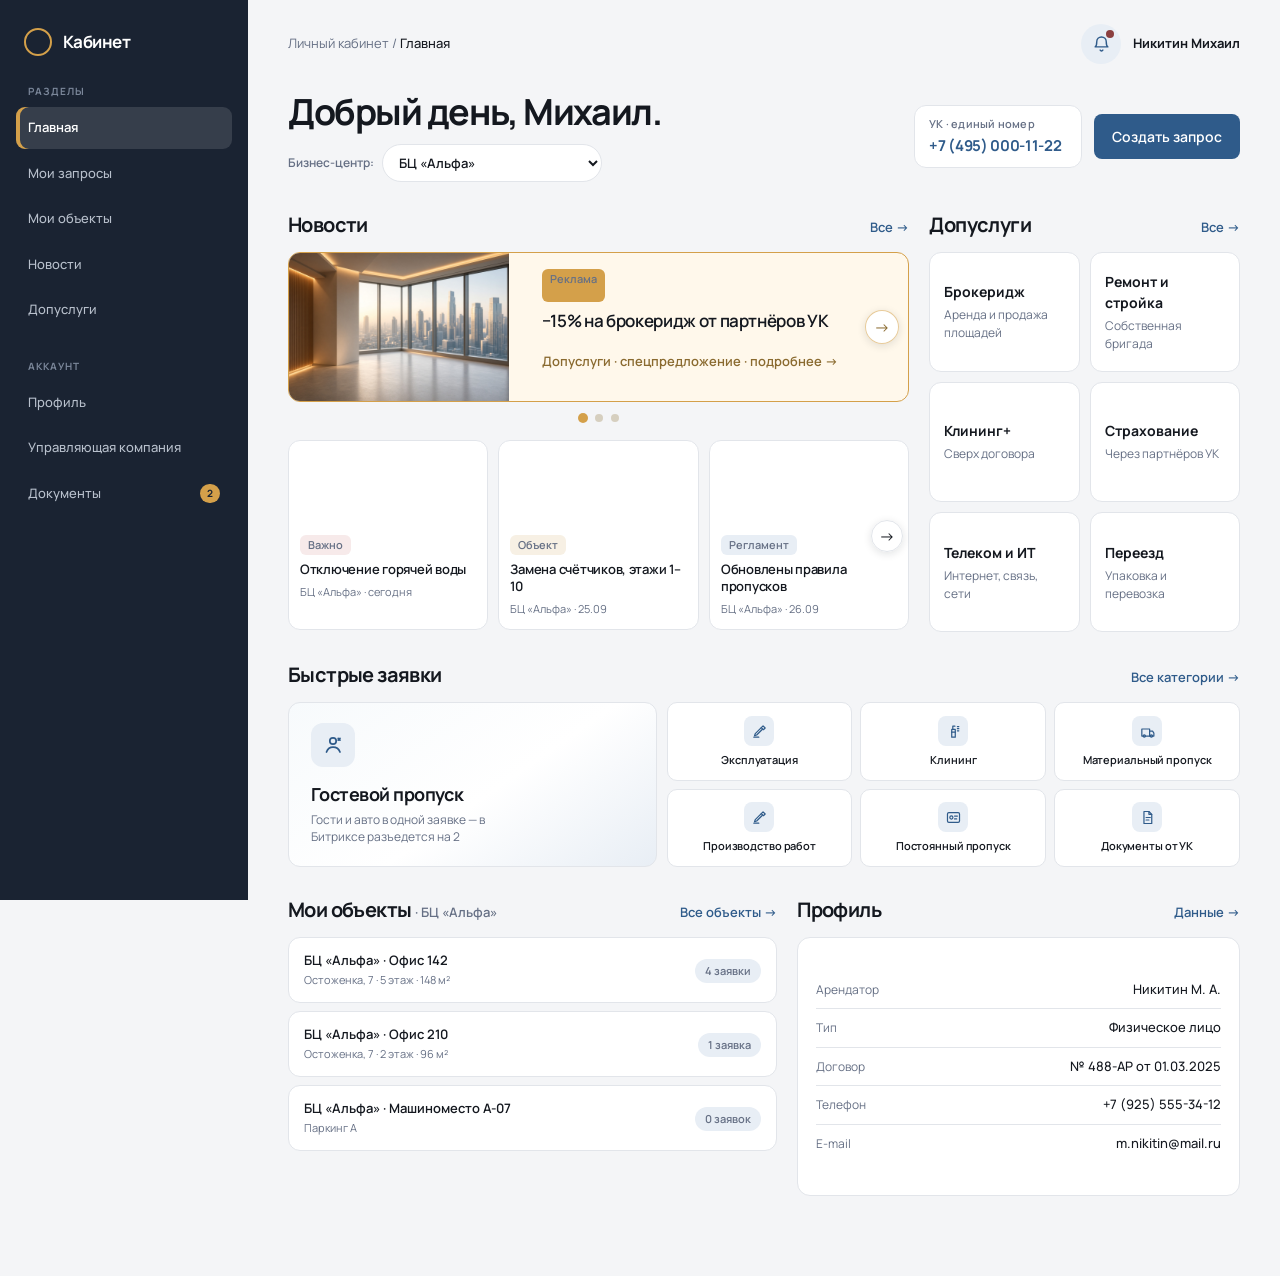
<file: index.html>
<!DOCTYPE html>
<html lang="ru">
<head>
  <meta charset="UTF-8" />
  <meta name="viewport" content="width=device-width, initial-scale=1" />
  <meta name="theme-color" content="#1A2332" />
  <title>Главная — Личный кабинет</title>
  <link rel="preconnect" href="https://fonts.googleapis.com" />
  <link rel="preconnect" href="https://fonts.gstatic.com" crossorigin />
  <link href="https://fonts.googleapis.com/css2?family=Manrope:wght@400;500;600;700&display=swap" rel="stylesheet" />
  <link rel="stylesheet" href="styles.css?v=meeting-doma-4" />
</head>
<body>
  <div class="shell">
    <aside>
      <div class="brand"><i class="brand-mark"></i>Кабинет</div>
      <div>
        <p class="nav-label">Разделы</p>
        <nav class="nav-scroll">
          <a class="nav-item active" href="index.html">Главная</a>
          <a class="nav-item" href="requests.html">Мои запросы</a>
          <a class="nav-item" href="objects.html">Мои объекты</a>
          <a class="nav-item" href="news.html">Новости</a>
          <a class="nav-item" href="services.html">Допуслуги</a>
        </nav>
      </div>
      <div>
        <p class="nav-label">Аккаунт</p>
        <nav class="nav-scroll">
          <a class="nav-item" href="company.html">Профиль</a>
          <a class="nav-item" href="uk.html">Управляющая компания</a>
          <a class="nav-item" href="documents.html">Документы <span class="nav-badge">2</span></a>
        </nav>
      </div>
    </aside>

    <main>
      <header class="top">
        <div class="crumb">Личный кабинет / <b>Главная</b></div>
        <div class="account">
          <button class="bell" type="button" data-notif aria-expanded="false" aria-label="Уведомления">
            <svg viewBox="0 0 24 24" fill="none" stroke="currentColor" stroke-width="1.8" stroke-linecap="round" stroke-linejoin="round" aria-hidden="true"><path d="M18 8.5a6 6 0 1 0-12 0c0 5.2-2 6.5-2 6.5h16s-2-1.3-2-6.5" /><path d="M13.8 19a2 2 0 0 1-3.6 0" /></svg>
          </button>
          <a class="account-name" href="company.html"><b>Никитин Михаил</b><small></small></a>

          <div class="notif-pop" hidden>
            <div class="notif-head">
              <strong>Уведомления</strong>
              <button type="button" data-mark-read>Прочитать все</button>
            </div>
            <div class="notif-chips">
              <button class="filter active" type="button">Все</button>
              <button class="filter" type="button">Документы</button>
              <button class="filter" type="button">Запросы</button>
            </div>
            <div class="notif-list">
              <a class="notif-item" href="documents.html">
                <span class="notif-ico"><svg viewBox="0 0 24 24" fill="none" stroke="currentColor" stroke-width="1.7" stroke-linecap="round" stroke-linejoin="round" aria-hidden="true"><path d="M6 3.5h8l4 4v13H6z" /><path d="M14 3.5v4h4" /><path d="M9 13h6M9 16.5h4" /></svg></span>
                <span>
                  <strong>Новый документ: счёт за сентябрь</strong>
                  <span>Документы · 10 минут назад</span>
                </span>
              </a>
              <a class="notif-item" href="requests.html">
                <span class="notif-ico"><svg viewBox="0 0 24 24" fill="none" stroke="currentColor" stroke-width="1.7" stroke-linecap="round" stroke-linejoin="round" aria-hidden="true"><path d="M20 12a7 7 0 0 1-7 7H8l-4 2 1.2-3.4A7 7 0 0 1 11 5h2a7 7 0 0 1 7 7Z" /></svg></span>
                <span>
                  <strong>Ресепшен ответил в заявке №108</strong>
                  <span>Запросы · сегодня, 09:40</span>
                </span>
              </a>
              <a class="notif-item" href="news.html">
                <span class="notif-ico"><svg viewBox="0 0 24 24" fill="none" stroke="currentColor" stroke-width="1.7" stroke-linecap="round" stroke-linejoin="round" aria-hidden="true"><path d="M4 10v4h3l6 4V6l-6 4H4Z" /><path d="M17 9.5a4 4 0 0 1 0 5" /></svg></span>
                <span>
                  <strong>Отключение горячей воды</strong>
                  <span>Новость по объекту · вчера</span>
                </span>
              </a>
            </div>
          </div>
        </div>
      </header>

      <section class="hero">
        <div>
          <h1>Добрый день, Михаил.</h1>
          <div class="bc-switch" data-bc-switch aria-label="Активный бизнес-центр">
            <span class="bc-switch-label">Бизнес-центр:</span>
            <select class="bc-select" data-bc-select>
              <option value="alpha">БЦ «Альфа»</option>
              <option value="omega">БЦ «Омега»</option>
              <option value="sigma">БЦ «Сигма»</option>
              <option value="delta">БЦ «Дельта»</option>
              <option value="vega">БЦ «Вега»</option>
              <option value="park">БЦ «Парк»</option>
            </select>
          </div>
        </div>
        <div class="hero-actions">
          <div class="phone-pop" data-phone-pop>
            <button class="hero-phone" type="button" data-phone-toggle aria-expanded="false" aria-haspopup="true">
              <small>УК · единый номер</small>
              <strong data-bc-phone-label>+7 (495) 000-11-22</strong>
            </button>
            <div class="phone-pop-menu" data-phone-menu hidden>
              <a class="phone-pop-item" data-phone-main href="tel:+74950001122">
                <span>Единый номер УК</span>
                <strong data-bc-phone-main-label>+7 (495) 000-11-22</strong>
              </a>
              <a class="phone-pop-item" data-phone-ext="manage" href="tel:+74950001122">
                <span>Управляющий · доб.</span>
                <strong data-phone-ext-label>+7 (495) 000-11-22</strong>
              </a>
              <a class="phone-pop-item" data-phone-ext="desk" href="tel:+74950001123">
                <span>Диспетчерская · 24/7</span>
                <strong data-phone-ext-label>+7 (495) 000-11-23</strong>
              </a>
              <a class="phone-pop-item" data-phone-ext="sec" href="tel:+74950001124">
                <span>СБ / ресепшен</span>
                <strong data-phone-ext-label>+7 (495) 000-11-24</strong>
              </a>
            </div>
          </div>
          <a class="btn btn-primary" href="create.html" data-bc-create>Создать запрос</a>
        </div>
      </section>

      <section class="section">
        <div class="home-split">
          <div class="home-news">
            <div class="section-head">
              <h2>Новости</h2>
              <a class="link" href="news.html">Все →</a>
            </div>
            <div class="ad-banner" data-ad-strip aria-label="Реклама партнёров">
              <div class="ad-banner-stage">
                <button class="ann-card ann-card--ad ad-banner-slide is-active" type="button" data-bc="alpha" data-ad-slide data-modal="ann-view"
                  data-title="−15% на брокеридж от партнёров УК"
                  data-meta="Реклама · допуслуги · БЦ «Альфа»"
                  data-text="Спецпредложение для арендаторов: подбор и расширение офиса через партнёров УК со скидкой 15% до конца месяца. Оформить — в разделе «Допуслуги»."
                  data-image="img/news/ad-broker.jpg">
                  <div class="ann-media ann-media--photo"><img src="img/news/ad-broker.jpg" alt="" /></div>
                  <div class="ann-body">
                    <span class="badge badge-ad">Реклама</span>
                    <strong>−15% на брокеридж от партнёров УК</strong>
                    <span>Допуслуги · спецпредложение · подробнее →</span>
                  </div>
                </button>
                <button class="ann-card ann-card--ad ad-banner-slide" type="button" data-bc="alpha" data-ad-slide data-modal="ann-view"
                  data-title="Скидка на клининг от партнёров"
                  data-meta="Реклама · допуслуги · БЦ «Альфа»"
                  data-text="Генеральная уборка и постмероприятийный клининг сверх договора — со скидкой для арендаторов БЦ. Заявка в «Допуслуги»."
                  data-image="img/news/ad-clean.jpg">
                  <div class="ann-media ann-media--photo"><img src="img/news/ad-clean.jpg" alt="" /></div>
                  <div class="ann-body">
                    <span class="badge badge-ad">Реклама</span>
                    <strong>Скидка на клининг от партнёров</strong>
                    <span>Допуслуги · акция октября · подробнее →</span>
                  </div>
                </button>
                <button class="ann-card ann-card--ad ad-banner-slide" type="button" data-bc="alpha" data-ad-slide data-modal="ann-view"
                  data-title="Страхование офиса — тариф для арендаторов"
                  data-meta="Реклама · допуслуги · БЦ «Альфа»"
                  data-text="Партнёры УК: страхование имущества и ответственности со специальным тарифом для арендаторов. Заявка в «Допуслуги»."
                  data-image="img/news/ad-insure.jpg">
                  <div class="ann-media ann-media--photo"><img src="img/news/ad-insure.jpg" alt="" /></div>
                  <div class="ann-body">
                    <span class="badge badge-ad">Реклама</span>
                    <strong>Страхование офиса — тариф для арендаторов</strong>
                    <span>Допуслуги · партнёры УК · подробнее →</span>
                  </div>
                </button>
                <button class="ann-card ann-card--ad ad-banner-slide" type="button" data-bc="omega" data-ad-slide data-modal="ann-view"
                  data-title="Страхование офиса — тариф для арендаторов"
                  data-meta="Реклама · допуслуги · БЦ «Омега»"
                  data-text="Партнёры УК: страхование имущества и ответственности со специальным тарифом для арендаторов. Заявка в «Допуслуги»."
                  data-image="img/news/ad-insure.jpg">
                  <div class="ann-media ann-media--photo"><img src="img/news/ad-insure.jpg" alt="" /></div>
                  <div class="ann-body">
                    <span class="badge badge-ad">Реклама</span>
                    <strong>Страхование офиса — тариф для арендаторов</strong>
                    <span>Допуслуги · партнёры УК · подробнее →</span>
                  </div>
                </button>
                <button class="ann-card ann-card--ad ad-banner-slide" type="button" data-bc="omega" data-ad-slide data-modal="ann-view"
                  data-title="Ремонт и отделка со скидкой 10%"
                  data-meta="Реклама · допуслуги · БЦ «Омега»"
                  data-text="Собственная бригада УК: отделка, монтаж, fit-out. Для арендаторов БЦ — скидка 10% на работы сверх договора."
                  data-image="img/news/ad-build.jpg">
                  <div class="ann-media ann-media--photo"><img src="img/news/ad-build.jpg" alt="" /></div>
                  <div class="ann-body">
                    <span class="badge badge-ad">Реклама</span>
                    <strong>Ремонт и отделка со скидкой 10%</strong>
                    <span>Допуслуги · спецпредложение · подробнее →</span>
                  </div>
                </button>
                <button class="ann-card ann-card--ad ad-banner-slide" type="button" data-bc="omega" data-ad-slide data-modal="ann-view"
                  data-title="Переезд и логистика под ключ"
                  data-meta="Реклама · допуслуги · БЦ «Омега»"
                  data-text="Партнёры УК: упаковка, перевозка и сборка мебели при переезде внутри БЦ или между объектами."
                  data-image="img/news/svc-moving.jpg">
                  <div class="ann-media ann-media--photo"><img src="img/news/svc-moving.jpg" alt="" /></div>
                  <div class="ann-body">
                    <span class="badge badge-ad">Реклама</span>
                    <strong>Переезд и логистика под ключ</strong>
                    <span>Допуслуги · партнёры УК · подробнее →</span>
                  </div>
                </button>
                <button class="ad-banner-prev" type="button" data-ad-prev aria-label="Предыдущая реклама" hidden>←</button>
                <button class="ad-banner-next" type="button" data-ad-next aria-label="Следующая реклама">→</button>
              </div>
              <div class="ad-banner-dots" data-ad-dots aria-label="Переключение рекламы"></div>
            </div>

            <div class="news-scroller-wrap">
              <div class="news-scroller" data-bc-news data-news-scroller tabindex="0" aria-label="Новости объекта">
                <button class="ann-card" type="button" data-bc="alpha" data-modal="ann-view"
                  data-title="Отключение горячей воды"
                  data-meta="БЦ «Альфа» · сегодня, 10:00–16:00 · тег: Важно"
                  data-text="С 10:00 до 16:00 проводятся работы на тепловом узле БЦ «Альфа»."
                  data-image="img/news/water.jpg">
                  <div class="ann-media ann-media--photo"><img src="img/news/water.jpg" alt="" /></div>
                  <div class="ann-body">
                    <span class="badge badge-alert">Важно</span>
                    <strong>Отключение горячей воды</strong>
                    <span>БЦ «Альфа» · сегодня</span>
                  </div>
                </button>
                <button class="ann-card" type="button" data-bc="alpha" data-modal="ann-view"
                  data-title="Замена счётчиков на этажах 1–10"
                  data-meta="БЦ «Альфа» · 25.09 · тег: Работы на объекте"
                  data-text="25 сентября подрядчик меняет приборы учёта на этажах 1–10."
                  data-image="img/news/meters.jpg">
                  <div class="ann-media ann-media--photo"><img src="img/news/meters.jpg" alt="" /></div>
                  <div class="ann-body">
                    <span class="badge badge-warn">Объект</span>
                    <strong>Замена счётчиков, этажи 1–10</strong>
                    <span>БЦ «Альфа» · 25.09</span>
                  </div>
                </button>
                <button class="ann-card" type="button" data-bc="alpha" data-modal="ann-view"
                  data-title="Обновлены правила пропусков"
                  data-meta="БЦ «Альфа» · 26.09 · тег: Регламенты"
                  data-text="Актуальная редакция — в разделе управляющей компании."
                  data-image="img/news/rules.jpg">
                  <div class="ann-media ann-media--photo"><img src="img/news/rules.jpg" alt="" /></div>
                  <div class="ann-body">
                    <span class="badge badge-info">Регламент</span>
                    <strong>Обновлены правила пропусков</strong>
                    <span>БЦ «Альфа» · 26.09</span>
                  </div>
                </button>
                <button class="ann-card" type="button" data-bc="alpha" data-modal="ann-view"
                  data-title="Плановая проверка пожарной сигнализации"
                  data-meta="БЦ «Альфа» · 29.09 · тег: Работы на объекте"
                  data-text="29 сентября с 11:00 до 13:00 — плановая проверка. Возможны короткие срабатывания оповещения."
                  data-image="img/news/fire.jpg">
                  <div class="ann-media ann-media--photo"><img src="img/news/fire.jpg" alt="" /></div>
                  <div class="ann-body">
                    <span class="badge badge-warn">Объект</span>
                    <strong>Проверка пожарной сигнализации</strong>
                    <span>БЦ «Альфа» · 29.09</span>
                  </div>
                </button>
                <button class="ann-card" type="button" data-bc="omega" hidden data-modal="ann-view"
                  data-title="Вымыт фасад северной стороны"
                  data-meta="БЦ «Омега» · 18.09 · тег: Работы на объекте"
                  data-text="Работы завершены, парковка у северного входа снова открыта."
                  data-image="img/news/facade.jpg">
                  <div class="ann-media ann-media--photo"><img src="img/news/facade.jpg" alt="" /></div>
                  <div class="ann-body">
                    <span class="badge badge-info">Объект</span>
                    <strong>Вымыт фасад северной стороны</strong>
                    <span>БЦ «Омега» · 18.09</span>
                  </div>
                </button>
                <button class="ann-card" type="button" data-bc="omega" hidden data-modal="ann-view"
                  data-title="Правила парковки обновлены"
                  data-meta="БЦ «Омега» · 12.09 · тег: Регламенты"
                  data-text="Актуальная редакция правил парковки — в разделе управляющей компании."
                  data-image="img/news/rules.jpg">
                  <div class="ann-media ann-media--photo"><img src="img/news/rules.jpg" alt="" /></div>
                  <div class="ann-body">
                    <span class="badge badge-info">Регламент</span>
                    <strong>Правила парковки обновлены</strong>
                    <span>БЦ «Омега» · 12.09</span>
                  </div>
                </button>
                <button class="ann-card" type="button" data-bc="omega" hidden data-modal="ann-view"
                  data-title="Ночной график уборки МОП"
                  data-meta="БЦ «Омега» · 22.09 · тег: Инфраструктура"
                  data-text="С 1 октября ночная уборка мест общего пользования — с 22:00 до 05:00."
                  data-image="img/news/clean.jpg">
                  <div class="ann-media ann-media--photo"><img src="img/news/clean.jpg" alt="" /></div>
                  <div class="ann-body">
                    <span class="badge badge-info">Инфраструктура</span>
                    <strong>Ночной график уборки МОП</strong>
                    <span>БЦ «Омега» · 22.09</span>
                  </div>
                </button>
                <button class="ann-card" type="button" data-bc="omega" hidden data-modal="ann-view"
                  data-title="Плановая проверка пожарной сигнализации"
                  data-meta="БЦ «Омега» · 29.09 · тег: Работы на объекте"
                  data-text="29 сентября с 11:00 до 13:00 — плановая проверка на объекте."
                  data-image="img/news/fire.jpg">
                  <div class="ann-media ann-media--photo"><img src="img/news/fire.jpg" alt="" /></div>
                  <div class="ann-body">
                    <span class="badge badge-warn">Объект</span>
                    <strong>Проверка пожарной сигнализации</strong>
                    <span>БЦ «Омега» · 29.09</span>
                  </div>
                </button>
              </div>
              <button class="news-scroller-prev" type="button" data-news-prev aria-label="Листать новости влево" hidden>←</button>
              <button class="news-scroller-next" type="button" data-news-next aria-label="Листать новости вправо">→</button>
            </div>
          </div>

          <div class="home-services">
            <div class="section-head">
              <h2>Допуслуги</h2>
              <a class="link" href="services.html">Все →</a>
            </div>
            <div class="svc-tiles">
              <button class="svc-tile" type="button" data-modal="svc-view"
                data-title="Брокеридж"
                data-meta="Допуслуга · партнёры УК"
                data-text="Подбор, аренда и продажа площадей: расширение или сокращение офиса, поиск новых площадей, сопровождение сделки."
                data-toast="Заявка на брокеридж отправлена. Менеджер свяжется в ближайшее время.">
                <strong>Брокеридж</strong>
                <span>Аренда и продажа площадей</span>
              </button>
              <button class="svc-tile" type="button" data-modal="svc-view"
                data-title="Ремонт и стройка"
                data-meta="Допуслуга · собственная бригада УК"
                data-text="Отделка, монтаж, fit-out и сопровождение ремонтов на объекте с согласованием регламентов БЦ и СБ."
                data-toast="Заявка на строительные работы отправлена">
                <strong>Ремонт и стройка</strong>
                <span>Собственная бригада</span>
              </button>
              <button class="svc-tile" type="button" data-modal="svc-view"
                data-title="Клининг+"
                data-meta="Допуслуга · сверх договора"
                data-text="Генеральная уборка, постмероприятийный клининг, мойка остекления и химчистка мебели сверх планового обслуживания."
                data-toast="Заявка на клининг отправлена">
                <strong>Клининг+</strong>
                <span>Сверх договора</span>
              </button>
              <button class="svc-tile" type="button" data-modal="svc-view"
                data-title="Страхование"
                data-meta="Допуслуга · партнёры УК"
                data-text="Страхование имущества и ответственности в помещении, корпоративные программы через партнёров УК."
                data-toast="Заявка на страхование отправлена. Партнёр свяжется для расчёта.">
                <strong>Страхование</strong>
                <span>Через партнёров УК</span>
              </button>
              <button class="svc-tile" type="button" data-modal="svc-view"
                data-title="Телеком и ИТ"
                data-meta="Допуслуга · провайдеры БЦ"
                data-text="Интернет, телефония, СКС и Wi-Fi в помещении; доступ подрядчика в серверные и кабельные трассы."
                data-toast="Заявка на телеком отправлена">
                <strong>Телеком и ИТ</strong>
                <span>Интернет, связь, сети</span>
              </button>
              <button class="svc-tile" type="button" data-modal="svc-view"
                data-title="Переезд и логистика"
                data-meta="Допуслуга · партнёры УК"
                data-text="Упаковка, перевозка, сборка мебели; бронирование лифта и зоны погрузки; пропуска на технику и грузчиков."
                data-toast="Заявка на переезд отправлена">
                <strong>Переезд</strong>
                <span>Упаковка и перевозка</span>
              </button>
            </div>
          </div>
        </div>
      </section>

      <section class="section">
        <div class="section-head">
          <h2>Быстрые заявки</h2>
          <a class="link" href="create.html">Все категории →</a>
        </div>
        <div class="hot-layout" data-bc-hot>
          <a class="hot-feature" href="create.html?type=guest" data-bc-create-link>
            <span class="hot-ico" aria-hidden="true">
              <svg viewBox="0 0 24 24" fill="none" stroke="currentColor" stroke-width="1.7" stroke-linecap="round" stroke-linejoin="round"><circle cx="12" cy="8" r="3.2"/><path d="M5.5 19c1.2-3.2 3.4-4.8 6.5-4.8S17.8 15.8 19 19"/><path d="M17.2 7.2 19 5.4M19 7.2l-1.8-1.8"/></svg>
            </span>
            <span class="hot-feature-text">
              <strong>Гостевой пропуск</strong>
              <span>Гости и авто в одной заявке — в Битриксе разъедется на 2</span>
            </span>
          </a>
          <div class="hot-grid">
            <a class="hot-tile" href="create.html?type=ops" data-bc-create-link>
              <span class="hot-ico" aria-hidden="true">
                <svg viewBox="0 0 24 24" fill="none" stroke="currentColor" stroke-width="1.7" stroke-linecap="round" stroke-linejoin="round"><path d="M14.5 6.5 17 4l3 3-2.5 2.5"/><path d="M16.5 8.5 8 17l-3 1 1-3 8.5-8.5Z"/><path d="M4 20h7"/></svg>
              </span>
              <strong>Эксплуатация</strong>
            </a>
            <a class="hot-tile" href="create.html?type=clean" data-bc-create-link>
              <span class="hot-ico" aria-hidden="true">
                <svg viewBox="0 0 24 24" fill="none" stroke="currentColor" stroke-width="1.7" stroke-linecap="round" stroke-linejoin="round"><path d="M9.5 9h5v11h-5z"/><path d="M11 9V4.5h3"/><path d="M17.5 5h2M17.5 8h2M17.5 11h2"/><path d="M9.5 13h5"/></svg>
              </span>
              <strong>Клининг</strong>
            </a>
            <a class="hot-tile" href="create.html?type=cargo" data-bc-create-link>
              <span class="hot-ico" aria-hidden="true">
                <svg viewBox="0 0 24 24" fill="none" stroke="currentColor" stroke-width="1.7" stroke-linecap="round" stroke-linejoin="round"><path d="M4 8.5h11v10H4z"/><path d="M15 11.5h4.2L21 14.2V18.5H15"/><circle cx="7.5" cy="18.5" r="1.6"/><circle cx="17.5" cy="18.5" r="1.6"/></svg>
              </span>
              <strong>Материальный пропуск</strong>
            </a>
            <a class="hot-tile" href="create.html?type=works" data-bc-create-link>
              <span class="hot-ico" aria-hidden="true">
                <svg viewBox="0 0 24 24" fill="none" stroke="currentColor" stroke-width="1.7" stroke-linecap="round" stroke-linejoin="round"><path d="M4 20h7"/><path d="M14.5 6.5 17 4l3 3-2.5 2.5"/><path d="M16.5 8.5 8 17l-3 1 1-3 8.5-8.5Z"/></svg>
              </span>
              <strong>Производство работ</strong>
            </a>
            <a class="hot-tile" href="create.html?type=access" data-bc-create-link>
              <span class="hot-ico" aria-hidden="true">
                <svg viewBox="0 0 24 24" fill="none" stroke="currentColor" stroke-width="1.7" stroke-linecap="round" stroke-linejoin="round"><rect x="3.5" y="5" width="17" height="14" rx="2"/><circle cx="9" cy="12" r="2.2"/><path d="M13.5 10h4M13.5 14h3"/></svg>
              </span>
              <strong>Постоянный пропуск</strong>
            </a>
            <a class="hot-tile" href="create.html?type=docs" data-bc-create-link>
              <span class="hot-ico" aria-hidden="true">
                <svg viewBox="0 0 24 24" fill="none" stroke="currentColor" stroke-width="1.7" stroke-linecap="round" stroke-linejoin="round"><path d="M7 3.5h7l4 4v13H7z"/><path d="M14 3.5v4h4"/><path d="M10 12h6M10 15.5h4"/></svg>
              </span>
              <strong>Документы от УК</strong>
            </a>
          </div>
        </div>
      </section>

      <section class="section">
        <div class="home-grid">
          <div>
            <div class="section-head">
              <h2>Мои объекты <span class="obj-bc-label" data-bc-objects-label></span></h2>
              <a class="link" href="objects.html">Все объекты →</a>
            </div>
            <div class="obj-list" data-bc-objects>
              <a class="obj-row" href="object.html?id=142" data-bc="alpha">
                <div>
                  <strong>БЦ «Альфа» · Офис 142</strong>
                  <span>Остоженка, 7 · 5 этаж · 148 м²</span>
                </div>
                <span class="obj-count">4 заявки</span>
              </a>
              <a class="obj-row" href="object.html?id=210" data-bc="alpha">
                <div>
                  <strong>БЦ «Альфа» · Офис 210</strong>
                  <span>Остоженка, 7 · 2 этаж · 96 м²</span>
                </div>
                <span class="obj-count">1 заявка</span>
              </a>
              <a class="obj-row" href="object.html?id=a07" data-bc="alpha">
                <div>
                  <strong>БЦ «Альфа» · Машиноместо A-07</strong>
                  <span>Паркинг A</span>
                </div>
                <span class="obj-count">0 заявок</span>
              </a>
              <a class="obj-row" href="object.html?id=102" data-bc="omega" hidden>
                <div>
                  <strong>БЦ «Омега» · Офис 102</strong>
                  <span>Московское шоссе, 4 · 1 этаж · 86 м²</span>
                </div>
                <span class="obj-count">1 заявка</span>
              </a>
              <a class="obj-row" href="object.html?id=b14" data-bc="omega" hidden>
                <div>
                  <strong>БЦ «Омега» · Машиноместо B-14</strong>
                  <span>Паркинг B</span>
                </div>
                <span class="obj-count">0 заявок</span>
              </a>
              <a class="obj-row" href="object.html?id=b15" data-bc="omega" hidden>
                <div>
                  <strong>БЦ «Омега» · Машиноместо B-15</strong>
                  <span>Паркинг B</span>
                </div>
                <span class="obj-count">0 заявок</span>
              </a>
            </div>
          </div>

          <div>
            <div class="section-head">
              <h2>Профиль</h2>
              <a class="link" href="company.html">Данные →</a>
            </div>
            <div class="panel">
              <dl class="mini-kv">
                <div><dt>Арендатор</dt><dd>Никитин М. А.</dd></div>
                <div><dt>Тип</dt><dd>Физическое лицо</dd></div>
                <div><dt>Договор</dt><dd>№ 488-АР от 01.03.2025</dd></div>
                <div><dt>Телефон</dt><dd>+7 (925) 555-34-12</dd></div>
                <div><dt>E-mail</dt><dd>m.nikitin@mail.ru</dd></div>
              </dl>
            </div>
          </div>
        </div>
      </section>

    </main>
  </div>

  <div class="modal" id="ann-view" hidden>
    <div class="modal-card">
      <button class="back-link" type="button" data-close>← Назад</button>
      <img class="ann-modal-photo" data-fill-image alt="" hidden />
      <h3 data-fill-title>Новость</h3>
      <div class="meta" data-fill-meta></div>
      <p data-fill-text></p>
      <div class="modal-actions">
        <button class="btn btn-ghost btn-sm" type="button" data-close>Закрыть</button>
      </div>
    </div>
  </div>

  <div class="modal" id="svc-view" hidden>
    <div class="modal-card modal-card--svc">
      <button class="back-link" type="button" data-close>← Назад</button>
      <h3 data-fill-title>Допуслуга</h3>
      <div class="meta" data-fill-meta></div>
      <p class="svc-modal-lead" data-fill-text></p>

      <form class="svc-request-form" data-svc-form>
        <p class="svc-form-hint">Заявка уйдёт менеджеру. Данные юрлица подтягиваются из профиля; укажите, кто запрашивает услугу и куда перезвонить.</p>

        <div class="svc-org-card" data-svc-org>
          <div class="svc-org-title">Данные юрлица</div>
          <dl class="mini-kv">
            <div><dt>Организация</dt><dd data-svc-org-name>ООО «Северные системы»</dd></div>
            <div><dt>ИНН / КПП</dt><dd data-svc-org-inn>7701234567 / 770101001</dd></div>
            <div><dt>Договор</dt><dd data-svc-org-contract>№ 488-АР от 01.03.2025</dd></div>
          </dl>
        </div>

        <div class="field-label">Кто запрашивает</div>
        <label class="field">
          <select data-svc-contact></select>
        </label>
        <div class="field-label">Телефон для связи</div>
        <label class="field">
          <input type="tel" data-svc-phone placeholder="+7 ___ ___-__-__" required />
        </label>
        <div class="field-label">E-mail для связи</div>
        <label class="field">
          <input type="email" data-svc-email placeholder="name@company.ru" required />
        </label>
        <div class="field-label">Комментарий <span class="field-label-opt">(необязательно)</span></div>
        <label class="field">
          <textarea rows="3" data-svc-comment placeholder="Кратко опишите задачу или удобное время для звонка"></textarea>
        </label>
        <div class="modal-actions">
          <button class="btn btn-primary btn-sm" type="submit">Оставить заявку</button>
          <button class="btn btn-ghost btn-sm" type="button" data-close>Закрыть</button>
        </div>
      </form>
    </div>
  </div>

  <script src="data.js"></script>
  <script src="shared.js"></script>
</body>
</html>
</file>
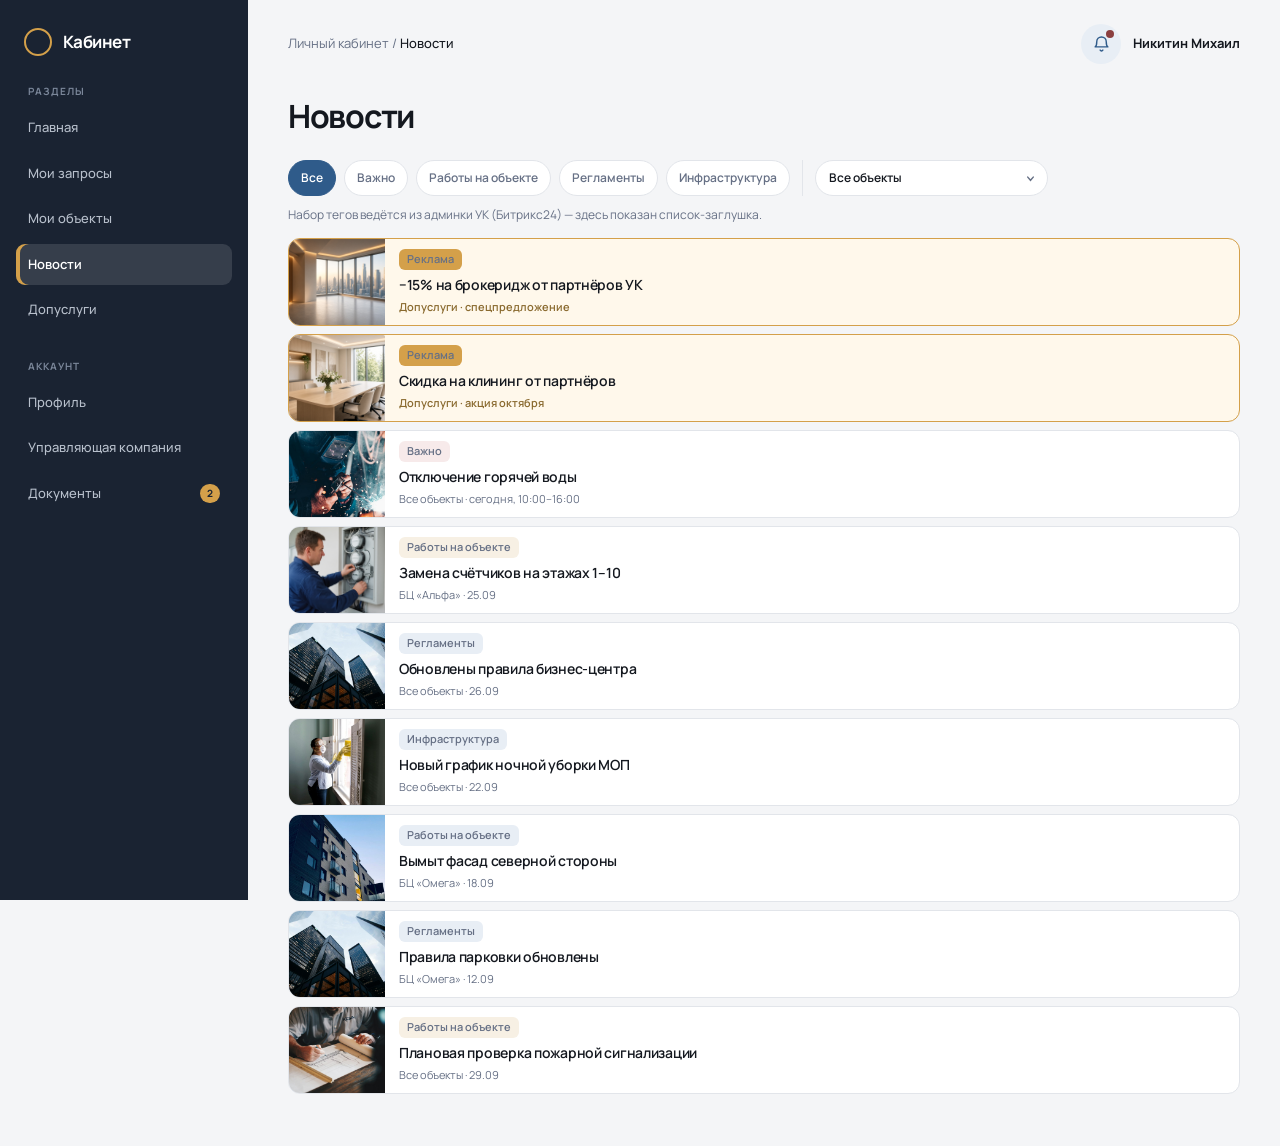
<file: announcements.html>
<!DOCTYPE html>
<html lang="ru">
<head>
  <meta charset="UTF-8" />
  <meta http-equiv="refresh" content="0; url=news.html" />
  <title>Перенаправление…</title>
  <script>location.replace("news.html");</script>
</head>
<body>
  <p><a href="news.html">Перейти к новостям</a></p>
</body>
</html>
</file>
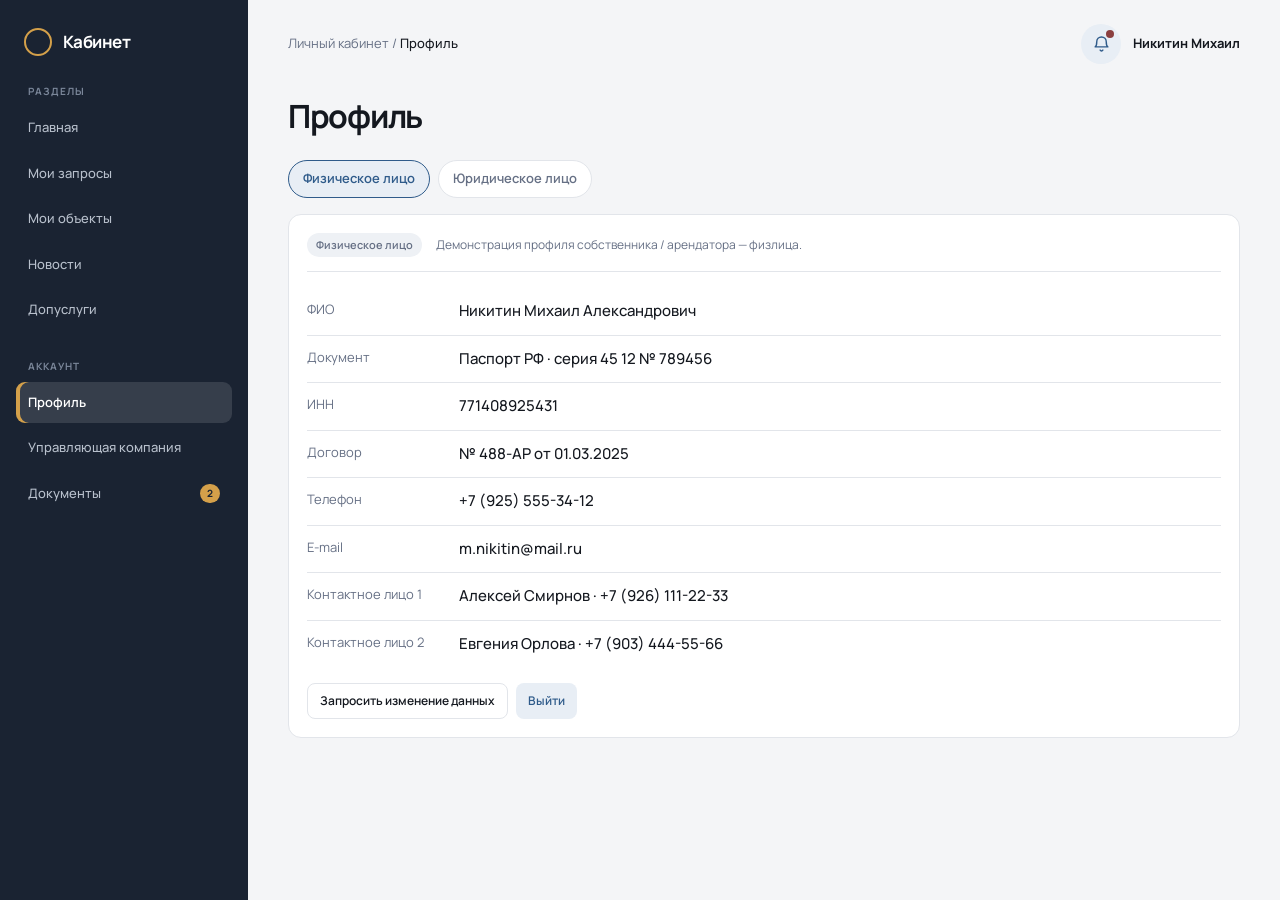
<file: company.html>
<!DOCTYPE html>
<html lang="ru">
<head>
  <meta charset="UTF-8" />
  <meta name="viewport" content="width=device-width, initial-scale=1" />
  <title>Профиль — Личный кабинет</title>
  <link rel="preconnect" href="https://fonts.googleapis.com" />
  <link rel="preconnect" href="https://fonts.gstatic.com" crossorigin />
  <link href="https://fonts.googleapis.com/css2?family=Manrope:wght@400;500;600;700&display=swap" rel="stylesheet" />
  <link rel="stylesheet" href="styles.css?v=meeting-doma-4" />
</head>
<body>
  <div class="shell">
    <aside>
      <div class="brand"><i class="brand-mark"></i>Кабинет</div>
      <div>
        <p class="nav-label">Разделы</p>
        <nav class="nav-scroll">
          <a class="nav-item" href="index.html">Главная</a>
          <a class="nav-item" href="requests.html">Мои запросы</a>
          <a class="nav-item" href="objects.html">Мои объекты</a>
          <a class="nav-item" href="news.html">Новости</a>
          <a class="nav-item" href="services.html">Допуслуги</a>
        </nav>
      </div>
      <div>
        <p class="nav-label">Аккаунт</p>
        <nav class="nav-scroll">
          <a class="nav-item active" href="company.html">Профиль</a>
          <a class="nav-item" href="uk.html">Управляющая компания</a>
          <a class="nav-item" href="documents.html">Документы <span class="nav-badge">2</span></a>
        </nav>
      </div>
    </aside>

    <main>
      <header class="top">
        <div class="crumb">Личный кабинет / <b>Профиль</b></div>
        <div class="account">
          <button class="bell" type="button" data-notif aria-expanded="false" aria-label="Уведомления">
            <svg viewBox="0 0 24 24" fill="none" stroke="currentColor" stroke-width="1.8" stroke-linecap="round" stroke-linejoin="round" aria-hidden="true"><path d="M18 8.5a6 6 0 1 0-12 0c0 5.2-2 6.5-2 6.5h16s-2-1.3-2-6.5" /><path d="M13.8 19a2 2 0 0 1-3.6 0" /></svg>
          </button>
          <a class="account-name" href="company.html"><b>Никитин Михаил</b><small></small></a>

          <div class="notif-pop" hidden>
            <div class="notif-head">
              <strong>Уведомления</strong>
              <button type="button" data-mark-read>Прочитать все</button>
            </div>
            <div class="notif-chips">
              <button class="filter active" type="button">Все</button>
              <button class="filter" type="button">Документы</button>
              <button class="filter" type="button">Запросы</button>
            </div>
            <div class="notif-list">
              <a class="notif-item" href="documents.html">
                <span class="notif-ico"><svg viewBox="0 0 24 24" fill="none" stroke="currentColor" stroke-width="1.7" stroke-linecap="round" stroke-linejoin="round" aria-hidden="true"><path d="M6 3.5h8l4 4v13H6z" /><path d="M14 3.5v4h4" /><path d="M9 13h6M9 16.5h4" /></svg></span>
                <span>
                  <strong>Новый документ: счёт за сентябрь</strong>
                  <span>Документы · 10 минут назад</span>
                </span>
              </a>
              <a class="notif-item" href="requests.html">
                <span class="notif-ico"><svg viewBox="0 0 24 24" fill="none" stroke="currentColor" stroke-width="1.7" stroke-linecap="round" stroke-linejoin="round" aria-hidden="true"><path d="M20 12a7 7 0 0 1-7 7H8l-4 2 1.2-3.4A7 7 0 0 1 11 5h2a7 7 0 0 1 7 7Z" /></svg></span>
                <span>
                  <strong>Ресепшен ответил в заявке №108</strong>
                  <span>Запросы · сегодня, 09:40</span>
                </span>
              </a>
              <a class="notif-item" href="news.html">
                <span class="notif-ico"><svg viewBox="0 0 24 24" fill="none" stroke="currentColor" stroke-width="1.7" stroke-linecap="round" stroke-linejoin="round" aria-hidden="true"><path d="M4 10v4h3l6 4V6l-6 4H4Z" /><path d="M17 9.5a4 4 0 0 1 0 5" /></svg></span>
                <span>
                  <strong>Отключение горячей воды</strong>
                  <span>Новость по объекту · вчера</span>
                </span>
              </a>
            </div>
          </div>
        </div>
      </header>

      <div class="page-title">
        <h1>Профиль</h1>
      </div>

      <div class="profile-tabs" data-profile-tabs>
        <button class="profile-tab active" type="button" data-profile-tab="person">Физическое лицо</button>
        <button class="profile-tab" type="button" data-profile-tab="org">Юридическое лицо</button>
      </div>

      <section class="panel" data-profile-panel="person">
        <div class="profile-type">
          <span class="status status-grey">Физическое лицо</span>
          <span class="hint" style="margin:0">Демонстрация профиля собственника / арендатора — физлица.</span>
        </div>
        <dl class="kv">
          <div class="kv-row"><dt>ФИО</dt><dd>Никитин Михаил Александрович</dd></div>
          <div class="kv-row"><dt>Документ</dt><dd>Паспорт РФ · серия 45 12 № 789456</dd></div>
          <div class="kv-row"><dt>ИНН</dt><dd>771408925431</dd></div>
          <div class="kv-row"><dt>Договор</dt><dd>№ 488-АР от 01.03.2025</dd></div>
          <div class="kv-row"><dt>Телефон</dt><dd>+7 (925) 555-34-12</dd></div>
          <div class="kv-row"><dt>E-mail</dt><dd>m.nikitin@mail.ru</dd></div>
          <div class="kv-row"><dt>Контактное лицо 1</dt><dd>Алексей Смирнов · +7 (926) 111-22-33</dd></div>
          <div class="kv-row"><dt>Контактное лицо 2</dt><dd>Евгения Орлова · +7 (903) 444-55-66</dd></div>
        </dl>
        <div class="modal-actions">
          <button class="btn btn-ghost btn-sm" type="button" data-modal="change-view">Запросить изменение данных</button>
          <button class="btn btn-soft btn-sm" type="button" data-toast="Выход из кабинета">Выйти</button>
        </div>
      </section>

      <section class="panel" data-profile-panel="org" hidden>
        <div class="profile-type">
          <span class="status status-grey">Юридическое лицо</span>
          <span class="hint" style="margin:0">Карточка организации: реквизиты + контактные лица, которые могут оставлять заявки.</span>
        </div>
        <dl class="kv">
          <div class="kv-row"><dt>Организация</dt><dd>ООО «Северные системы»</dd></div>
          <div class="kv-row"><dt>ИНН / КПП</dt><dd>7701234567 / 770101001</dd></div>
          <div class="kv-row"><dt>ОГРН</dt><dd>1157746123456</dd></div>
          <div class="kv-row"><dt>Юр. адрес</dt><dd>119017, г. Москва, ул. Остоженка, д. 7</dd></div>
          <div class="kv-row"><dt>Договор</dt><dd>№ 488-АР от 01.03.2025</dd></div>
          <div class="kv-row"><dt>Генеральный директор</dt><dd>Петров Иван Сергеевич</dd></div>
          <div class="kv-row"><dt>E-mail организации</dt><dd>office@sever-sys.ru</dd></div>
          <div class="kv-row"><dt>Контактное лицо 1</dt><dd>Никитин Михаил · +7 (925) 555-34-12</dd></div>
          <div class="kv-row"><dt>Контактное лицо 2</dt><dd>Алексей Смирнов · +7 (926) 111-22-33</dd></div>
          <div class="kv-row"><dt>Контактное лицо 3</dt><dd>Евгения Орлова · +7 (903) 444-55-66</dd></div>
        </dl>
        <div class="modal-actions">
          <button class="btn btn-ghost btn-sm" type="button" data-modal="change-view">Запросить изменение данных</button>
          <button class="btn btn-soft btn-sm" type="button" data-toast="Выход из кабинета">Выйти</button>
        </div>
      </section>
    </main>
  </div>

  <div class="modal" id="change-view" hidden>
    <div class="modal-card">
      <button class="back-link" type="button" data-close>← Назад в профиль</button>
      <h3>Запрос изменения данных</h3>
      <div class="meta">Изменения проверяет управляющая компания.</div>
      <div class="form" style="padding:0;border:none;max-width:none">
        <div class="field-label">Что изменить</div>
        <label class="field">
          <select>
            <option>Телефон</option>
            <option>E-mail</option>
            <option>Контактное лицо</option>
            <option>Паспортные данные</option>
            <option>Реквизиты организации</option>
          </select>
        </label>
        <div class="field-label">Новое значение</div>
        <label class="field">
          <input type="text" placeholder="Например: +7 925 000-00-00" />
        </label>
        <div class="field-label">Подтверждающий документ</div>
        <div class="file-box">Прикрепить PDF / фото
          <br /><input type="file" style="margin-top:8px" />
        </div>
      </div>
      <div class="modal-actions">
        <button class="btn btn-primary btn-sm" type="button" data-toast="Заявка на изменение отправлена в УК">Отправить в УК</button>
        <button class="btn btn-ghost btn-sm" type="button" data-close>Отмена</button>
      </div>
    </div>
  </div>

  <script src="shared.js"></script>
</body>
</html>
</file>
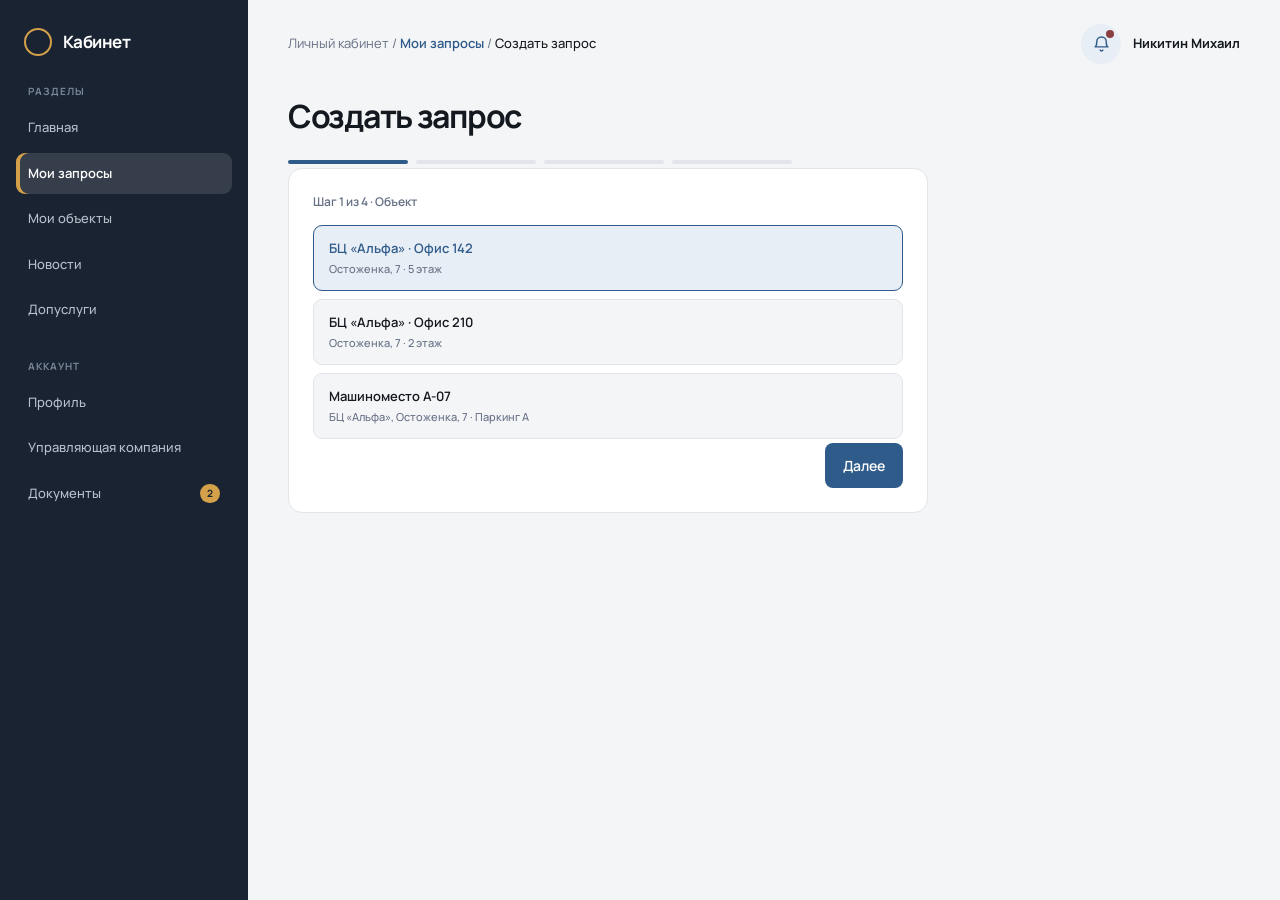
<file: create.html>
<!DOCTYPE html>
<html lang="ru">
<head>
  <meta charset="UTF-8" />
  <meta name="viewport" content="width=device-width, initial-scale=1" />
  <title>Создать запрос — Личный кабинет</title>
  <link rel="preconnect" href="https://fonts.googleapis.com" />
  <link rel="preconnect" href="https://fonts.gstatic.com" crossorigin />
  <link href="https://fonts.googleapis.com/css2?family=Manrope:wght@400;500;600;700&display=swap" rel="stylesheet" />
  <link rel="stylesheet" href="styles.css" />
</head>
<body>
  <div class="shell">
    <aside>
      <div class="brand"><i class="brand-mark"></i>Кабинет</div>
      <div>
        <p class="nav-label">Разделы</p>
        <nav class="nav-scroll">
          <a class="nav-item" href="index.html">Главная</a>
          <a class="nav-item active" href="requests.html">Мои запросы</a>
          <a class="nav-item" href="objects.html">Мои объекты</a>
          <a class="nav-item" href="news.html">Новости</a>
          <a class="nav-item" href="services.html">Допуслуги</a>
        </nav>
      </div>
      <div>
        <p class="nav-label">Аккаунт</p>
        <nav class="nav-scroll">
          <a class="nav-item" href="company.html">Профиль</a>
          <a class="nav-item" href="uk.html">Управляющая компания</a>
          <a class="nav-item" href="documents.html">Документы <span class="nav-badge">2</span></a>
        </nav>
      </div>
    </aside>

    <main>
      <header class="top">
        <div class="crumb">Личный кабинет / <a class="link" href="requests.html">Мои запросы</a> / <b>Создать запрос</b></div>
        <div class="account">
          <button class="bell" type="button" data-notif aria-expanded="false" aria-label="Уведомления">
            <svg viewBox="0 0 24 24" fill="none" stroke="currentColor" stroke-width="1.8" stroke-linecap="round" stroke-linejoin="round" aria-hidden="true"><path d="M18 8.5a6 6 0 1 0-12 0c0 5.2-2 6.5-2 6.5h16s-2-1.3-2-6.5" /><path d="M13.8 19a2 2 0 0 1-3.6 0" /></svg>
          </button>
          <a class="account-name" href="company.html"><b>Никитин Михаил</b><small></small></a>

          <div class="notif-pop" hidden>
            <div class="notif-head">
              <strong>Уведомления</strong>
              <button type="button" data-mark-read>Прочитать все</button>
            </div>
            <div class="notif-chips">
              <button class="filter active" type="button">Все</button>
              <button class="filter" type="button">Документы</button>
              <button class="filter" type="button">Запросы</button>
            </div>
            <div class="notif-list">
              <a class="notif-item" href="documents.html">
                <span class="notif-ico"><svg viewBox="0 0 24 24" fill="none" stroke="currentColor" stroke-width="1.7" stroke-linecap="round" stroke-linejoin="round" aria-hidden="true"><path d="M6 3.5h8l4 4v13H6z" /><path d="M14 3.5v4h4" /><path d="M9 13h6M9 16.5h4" /></svg></span>
                <span>
                  <strong>Новый документ: счёт за сентябрь</strong>
                  <span>Документы · 10 минут назад</span>
                </span>
              </a>
              <a class="notif-item" href="requests.html">
                <span class="notif-ico"><svg viewBox="0 0 24 24" fill="none" stroke="currentColor" stroke-width="1.7" stroke-linecap="round" stroke-linejoin="round" aria-hidden="true"><path d="M20 12a7 7 0 0 1-7 7H8l-4 2 1.2-3.4A7 7 0 0 1 11 5h2a7 7 0 0 1 7 7Z" /></svg></span>
                <span>
                  <strong>Ресепшен ответил в заявке №108</strong>
                  <span>Запросы · сегодня, 09:40</span>
                </span>
              </a>
              <a class="notif-item" href="news.html">
                <span class="notif-ico"><svg viewBox="0 0 24 24" fill="none" stroke="currentColor" stroke-width="1.7" stroke-linecap="round" stroke-linejoin="round" aria-hidden="true"><path d="M4 10v4h3l6 4V6l-6 4H4Z" /><path d="M17 9.5a4 4 0 0 1 0 5" /></svg></span>
                <span>
                  <strong>Отключение горячей воды</strong>
                  <span>Новость по объекту · вчера</span>
                </span>
              </a>
            </div>
          </div>
        </div>
      </header>

      <div class="page-title">
        <h1>Создать запрос</h1>
      </div>

      <div class="steps">
        <div class="step-dot on"></div>
        <div class="step-dot"></div>
        <div class="step-dot"></div>
        <div class="step-dot"></div>
      </div>

      <form class="form" id="quiz">
        <p class="hint" data-preset-hint hidden></p>

        <section class="quiz-step">
          <p class="step-label">Шаг 1 из 4 · Объект</p>
          <div class="pick-grid" data-picks="object"></div>
          <div class="quiz-nav">
            <span></span>
            <button class="btn btn-primary" type="button" data-next>Далее</button>
          </div>
        </section>

        <section class="quiz-step" hidden>
          <p class="step-label">Шаг 2 из 4 · Категория</p>
          <div class="pick-grid" data-picks="category"></div>
          <div class="quiz-nav">
            <button class="btn btn-ghost" type="button" data-prev>← Назад</button>
            <button class="btn btn-primary" type="button" data-next>Далее</button>
          </div>
        </section>

        <section class="quiz-step" hidden>
          <p class="step-label">Шаг 3 из 4 · Вид заявки</p>
          <div class="pick-grid" data-picks="service"></div>
          <div class="quiz-nav">
            <button class="btn btn-ghost" type="button" data-prev>← Назад</button>
            <button class="btn btn-primary" type="button" data-next>Далее</button>
          </div>
        </section>

        <section class="quiz-step" hidden>
          <p class="step-label">Шаг 4 из 4 · Детали заявки</p>

          <div class="select-like" data-summary></div>
          <p class="hint" data-service-hint hidden></p>

          <div data-subcats hidden>
            <div class="field-label">Подкатегория</div>
            <div class="subtype-row" data-picks="option"></div>
          </div>

          <div data-fields></div>

          <div class="rules">
            <label>
              <input type="checkbox" id="rules-check" />
              <span>Ознакомлен с <a class="inline-link" href="uk.html" target="_blank" rel="noopener" onclick="event.stopPropagation()">правилами и регламентами бизнес-центра</a></span>
            </label>
            <label>
              <input type="checkbox" id="paid-check" />
              <span>Ознакомлен: работы вне зоны УК — <b>за доп. оплату</b>. Перечень — в <a class="inline-link" href="uk.html" target="_blank" rel="noopener" onclick="event.stopPropagation()">разделе УК</a>.</span>
            </label>
            <p data-rules-text></p>
          </div>

          <div class="quiz-nav">
            <button class="btn btn-ghost" type="button" data-prev>← Назад</button>
            <button class="btn btn-primary" type="submit">Отправить запрос</button>
          </div>
        </section>
      </form>
    </main>
  </div>

  <script src="data.js"></script>
  <script src="shared.js"></script>
</body>
</html>
</file>
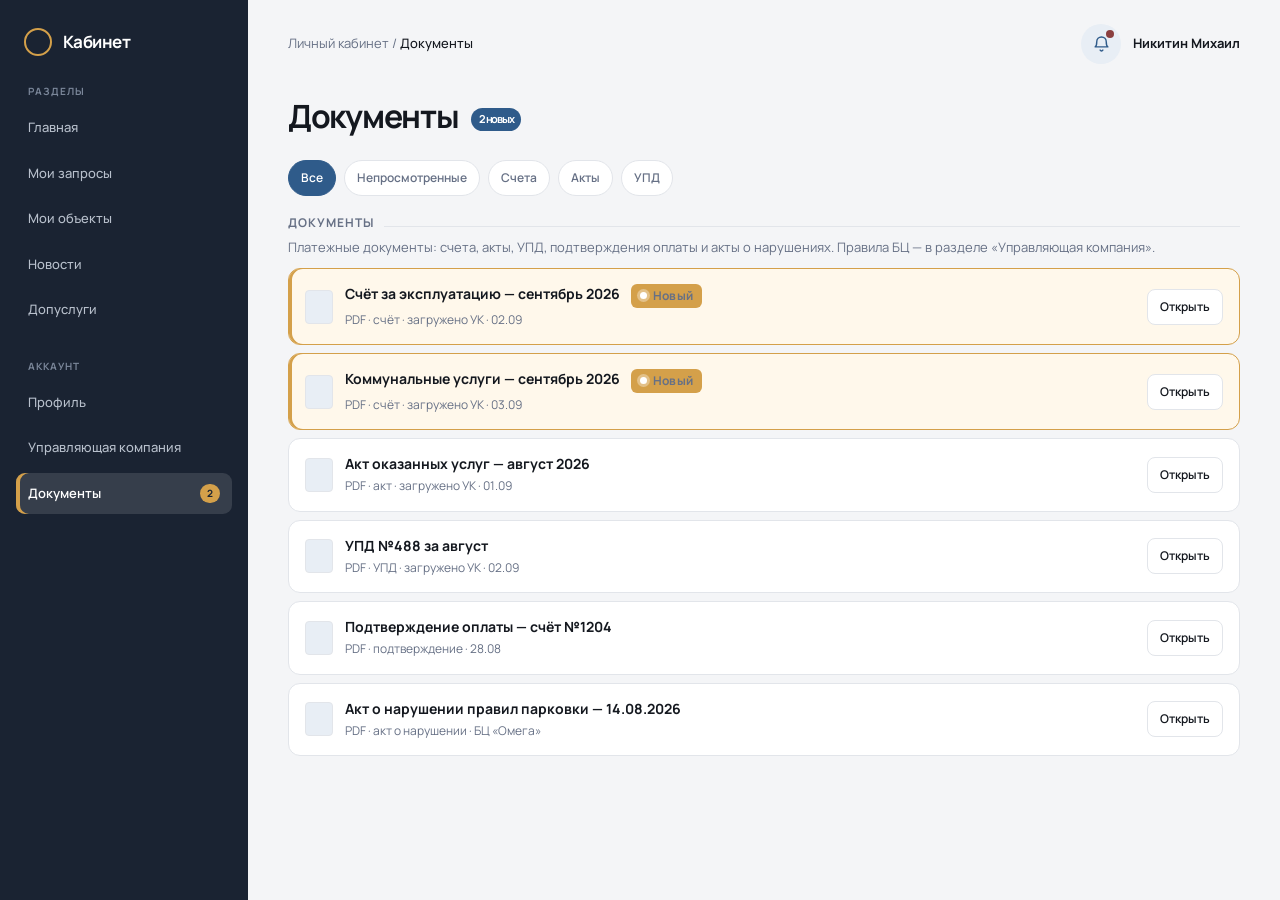
<file: documents.html>
<!DOCTYPE html>
<html lang="ru">
<head>
  <meta charset="UTF-8" />
  <meta name="viewport" content="width=device-width, initial-scale=1" />
  <title>Документы — Личный кабинет</title>
  <link rel="preconnect" href="https://fonts.googleapis.com" />
  <link rel="preconnect" href="https://fonts.gstatic.com" crossorigin />
  <link href="https://fonts.googleapis.com/css2?family=Manrope:wght@400;500;600;700&display=swap" rel="stylesheet" />
  <link rel="stylesheet" href="styles.css" />
</head>
<body>
  <div class="shell">
    <aside>
      <div class="brand"><i class="brand-mark"></i>Кабинет</div>
      <div>
        <p class="nav-label">Разделы</p>
        <nav class="nav-scroll">
          <a class="nav-item" href="index.html">Главная</a>
          <a class="nav-item" href="requests.html">Мои запросы</a>
          <a class="nav-item" href="objects.html">Мои объекты</a>
          <a class="nav-item" href="news.html">Новости</a>
          <a class="nav-item" href="services.html">Допуслуги</a>
        </nav>
      </div>
      <div>
        <p class="nav-label">Аккаунт</p>
        <nav class="nav-scroll">
          <a class="nav-item" href="company.html">Профиль</a>
          <a class="nav-item" href="uk.html">Управляющая компания</a>
          <a class="nav-item active" href="documents.html">Документы <span class="nav-badge">2</span></a>
        </nav>
      </div>
    </aside>

    <main>
      <header class="top">
        <div class="crumb">Личный кабинет / <b>Документы</b></div>
        <div class="account">
          <button class="bell" type="button" data-notif aria-expanded="false" aria-label="Уведомления">
            <svg viewBox="0 0 24 24" fill="none" stroke="currentColor" stroke-width="1.8" stroke-linecap="round" stroke-linejoin="round" aria-hidden="true"><path d="M18 8.5a6 6 0 1 0-12 0c0 5.2-2 6.5-2 6.5h16s-2-1.3-2-6.5" /><path d="M13.8 19a2 2 0 0 1-3.6 0" /></svg>
          </button>
          <a class="account-name" href="company.html"><b>Никитин Михаил</b><small></small></a>

          <div class="notif-pop" hidden>
            <div class="notif-head">
              <strong>Уведомления</strong>
              <button type="button" data-mark-read>Прочитать все</button>
            </div>
            <div class="notif-chips">
              <button class="filter active" type="button">Все</button>
              <button class="filter" type="button">Документы</button>
              <button class="filter" type="button">Запросы</button>
            </div>
            <div class="notif-list">
              <a class="notif-item" href="documents.html">
                <span class="notif-ico"><svg viewBox="0 0 24 24" fill="none" stroke="currentColor" stroke-width="1.7" stroke-linecap="round" stroke-linejoin="round" aria-hidden="true"><path d="M6 3.5h8l4 4v13H6z" /><path d="M14 3.5v4h4" /><path d="M9 13h6M9 16.5h4" /></svg></span>
                <span>
                  <strong>Новый документ: счёт за сентябрь</strong>
                  <span>Документы · 10 минут назад</span>
                </span>
              </a>
              <a class="notif-item" href="requests.html">
                <span class="notif-ico"><svg viewBox="0 0 24 24" fill="none" stroke="currentColor" stroke-width="1.7" stroke-linecap="round" stroke-linejoin="round" aria-hidden="true"><path d="M20 12a7 7 0 0 1-7 7H8l-4 2 1.2-3.4A7 7 0 0 1 11 5h2a7 7 0 0 1 7 7Z" /></svg></span>
                <span>
                  <strong>Ресепшен ответил в заявке №108</strong>
                  <span>Запросы · сегодня, 09:40</span>
                </span>
              </a>
              <a class="notif-item" href="news.html">
                <span class="notif-ico"><svg viewBox="0 0 24 24" fill="none" stroke="currentColor" stroke-width="1.7" stroke-linecap="round" stroke-linejoin="round" aria-hidden="true"><path d="M4 10v4h3l6 4V6l-6 4H4Z" /><path d="M17 9.5a4 4 0 0 1 0 5" /></svg></span>
                <span>
                  <strong>Отключение горячей воды</strong>
                  <span>Новость по объекту · вчера</span>
                </span>
              </a>
            </div>
          </div>
        </div>
      </header>

      <div class="page-title">
        <h1>Документы <span class="count-badge">2 новых</span></h1>
      </div>

      <div class="filters">
        <button class="filter active" type="button">Все</button>
        <button class="filter" type="button">Непросмотренные</button>
        <button class="filter" type="button">Счета</button>
        <button class="filter" type="button">Акты</button>
        <button class="filter" type="button">УПД</button>
      </div>

      <section class="group">
        <h2 class="group-head">Документы</h2>
        <p class="group-note">Платежные документы: счета, акты, УПД, подтверждения оплаты и акты о нарушениях. Правила БЦ — в разделе «Управляющая компания».</p>
        <div class="doc-list">
          <article class="doc-row unread">
            <div class="doc-left">
              <div class="doc-ico"></div>
              <div>
                <strong>Счёт за эксплуатацию — сентябрь 2026 <span class="dot-new">Новый</span></strong>
                <span>PDF · счёт · загружено УК · 02.09</span>
              </div>
            </div>
            <button class="btn btn-ghost btn-sm" type="button" data-modal="doc-view"
              data-title="Счёт за эксплуатацию — сентябрь 2026" data-meta="PDF · счёт · загружено УК · 02.09">Открыть</button>
          </article>
          <article class="doc-row unread">
            <div class="doc-left">
              <div class="doc-ico"></div>
              <div>
                <strong>Коммунальные услуги — сентябрь 2026 <span class="dot-new">Новый</span></strong>
                <span>PDF · счёт · загружено УК · 03.09</span>
              </div>
            </div>
            <button class="btn btn-ghost btn-sm" type="button" data-modal="doc-view"
              data-title="Коммунальные услуги — сентябрь 2026" data-meta="PDF · счёт · загружено УК · 03.09">Открыть</button>
          </article>
          <article class="doc-row">
            <div class="doc-left">
              <div class="doc-ico"></div>
              <div>
                <strong>Акт оказанных услуг — август 2026</strong>
                <span>PDF · акт · загружено УК · 01.09</span>
              </div>
            </div>
            <button class="btn btn-ghost btn-sm" type="button" data-modal="doc-view"
              data-title="Акт оказанных услуг — август 2026" data-meta="PDF · акт · загружено УК · 01.09">Открыть</button>
          </article>
          <article class="doc-row">
            <div class="doc-left">
              <div class="doc-ico"></div>
              <div>
                <strong>УПД №488 за август</strong>
                <span>PDF · УПД · загружено УК · 02.09</span>
              </div>
            </div>
            <button class="btn btn-ghost btn-sm" type="button" data-modal="doc-view"
              data-title="УПД №488 за август" data-meta="PDF · УПД · загружено УК · 02.09">Открыть</button>
          </article>
          <article class="doc-row">
            <div class="doc-left">
              <div class="doc-ico"></div>
              <div>
                <strong>Подтверждение оплаты — счёт №1204</strong>
                <span>PDF · подтверждение · 28.08</span>
              </div>
            </div>
            <button class="btn btn-ghost btn-sm" type="button" data-modal="doc-view"
              data-title="Подтверждение оплаты — счёт №1204" data-meta="PDF · подтверждение · 28.08">Открыть</button>
          </article>
          <article class="doc-row">
            <div class="doc-left">
              <div class="doc-ico"></div>
              <div>
                <strong>Акт о нарушении правил парковки — 14.08.2026</strong>
                <span>PDF · акт о нарушении · БЦ «Омега»</span>
              </div>
            </div>
            <button class="btn btn-ghost btn-sm" type="button" data-modal="doc-view"
              data-title="Акт о нарушении правил парковки — 14.08.2026" data-meta="PDF · акт о нарушении · БЦ «Омега»">Открыть</button>
          </article>
        </div>
      </section>
    </main>
  </div>

  <div class="modal" id="doc-view" hidden>
    <div class="modal-card">
      <button class="back-link" type="button" data-close>← Назад к документам</button>
      <h3 data-fill-title>Документ</h3>
      <div class="meta" data-fill-meta></div>
      <div class="pdf-stub">
        <svg viewBox="0 0 24 24" width="34" height="34" fill="none" stroke="currentColor" stroke-width="1.5" stroke-linecap="round" stroke-linejoin="round" aria-hidden="true"><path d="M6 3.5h8l4 4v13H6z" /><path d="M14 3.5v4h4" /><path d="M9 13h6M9 16.5h4" /></svg>
        Предпросмотр PDF (заглушка прототипа)
      </div>
      <div class="modal-actions">
        <button class="btn btn-primary btn-sm" type="button" data-toast="Скачивание началось">Скачать PDF</button>
        <button class="btn btn-ghost btn-sm" type="button" data-close>Закрыть</button>
      </div>
    </div>
  </div>

  <script src="shared.js"></script>
</body>
</html>
</file>
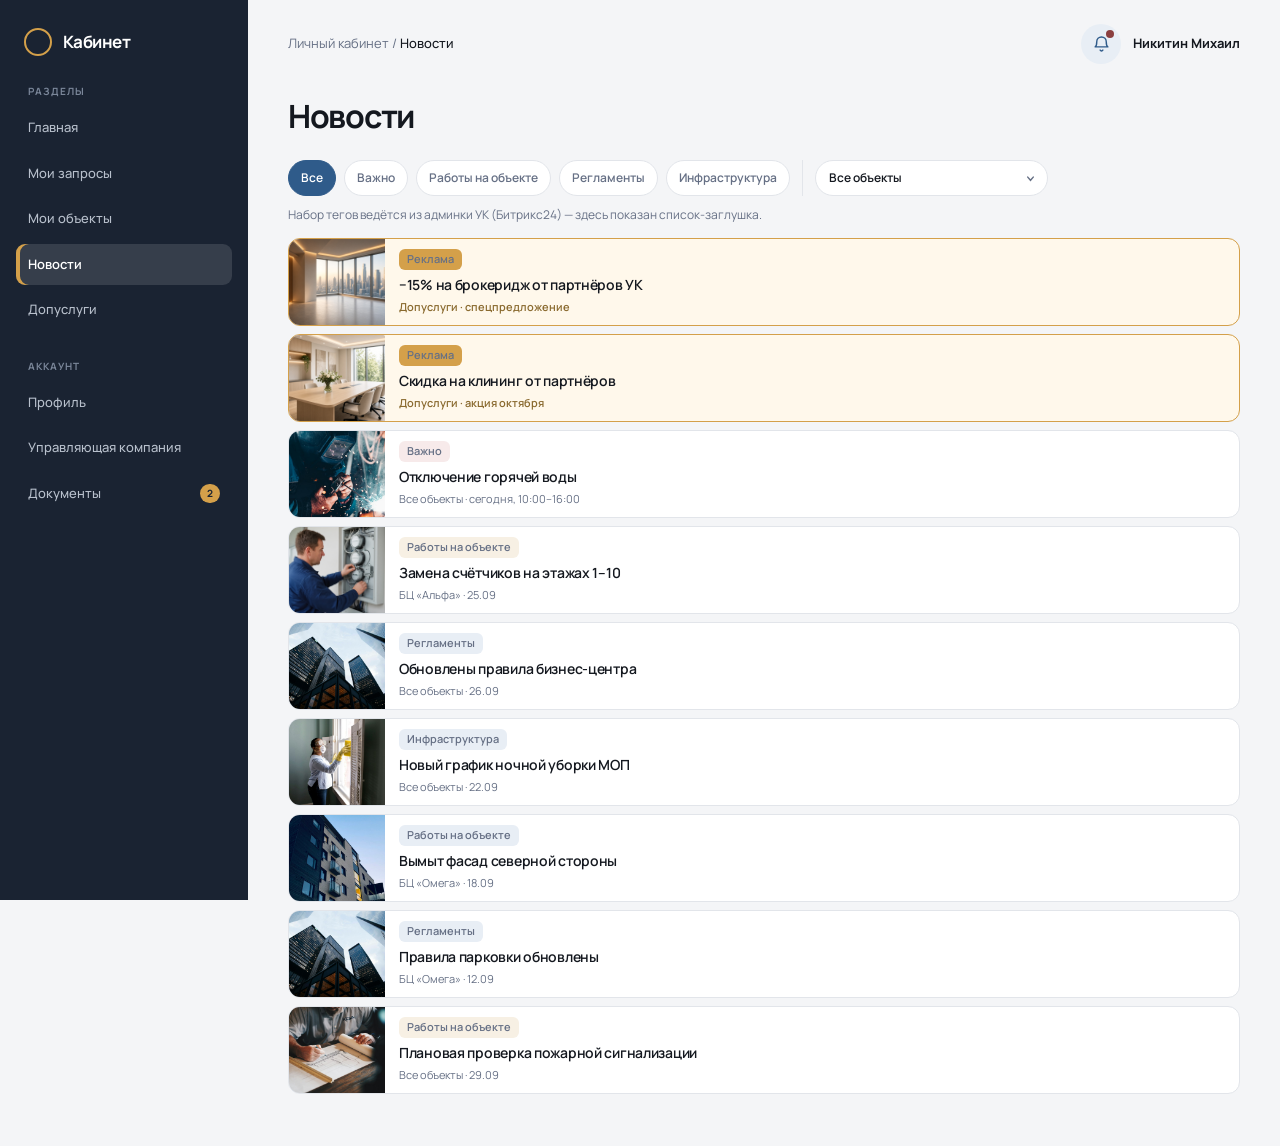
<file: news.html>
<!DOCTYPE html>
<html lang="ru">
<head>
  <meta charset="UTF-8" />
  <meta name="viewport" content="width=device-width, initial-scale=1" />
  <title>Новости — Личный кабинет</title>
  <link rel="preconnect" href="https://fonts.googleapis.com" />
  <link rel="preconnect" href="https://fonts.gstatic.com" crossorigin />
  <link href="https://fonts.googleapis.com/css2?family=Manrope:wght@400;500;600;700&display=swap" rel="stylesheet" />
  <link rel="stylesheet" href="styles.css?v=ad-promo" />
</head>
<body>
  <div class="shell">
    <aside>
      <div class="brand"><i class="brand-mark"></i>Кабинет</div>
      <div>
        <p class="nav-label">Разделы</p>
        <nav class="nav-scroll">
          <a class="nav-item" href="index.html">Главная</a>
          <a class="nav-item" href="requests.html">Мои запросы</a>
          <a class="nav-item" href="objects.html">Мои объекты</a>
          <a class="nav-item active" href="news.html">Новости</a>
          <a class="nav-item" href="services.html">Допуслуги</a>
        </nav>
      </div>
      <div>
        <p class="nav-label">Аккаунт</p>
        <nav class="nav-scroll">
          <a class="nav-item" href="company.html">Профиль</a>
          <a class="nav-item" href="uk.html">Управляющая компания</a>
          <a class="nav-item" href="documents.html">Документы <span class="nav-badge">2</span></a>
        </nav>
      </div>
    </aside>

    <main>
      <header class="top">
        <div class="crumb">Личный кабинет / <b>Новости</b></div>
        <div class="account">
          <button class="bell" type="button" data-notif aria-expanded="false" aria-label="Уведомления">
            <svg viewBox="0 0 24 24" fill="none" stroke="currentColor" stroke-width="1.8" stroke-linecap="round" stroke-linejoin="round" aria-hidden="true"><path d="M18 8.5a6 6 0 1 0-12 0c0 5.2-2 6.5-2 6.5h16s-2-1.3-2-6.5" /><path d="M13.8 19a2 2 0 0 1-3.6 0" /></svg>
          </button>
          <a class="account-name" href="company.html"><b>Никитин Михаил</b><small></small></a>

          <div class="notif-pop" hidden>
            <div class="notif-head">
              <strong>Уведомления</strong>
              <button type="button" data-mark-read>Прочитать все</button>
            </div>
            <div class="notif-chips">
              <button class="filter active" type="button">Все</button>
              <button class="filter" type="button">Документы</button>
              <button class="filter" type="button">Запросы</button>
            </div>
            <div class="notif-list">
              <a class="notif-item" href="documents.html">
                <span class="notif-ico"><svg viewBox="0 0 24 24" fill="none" stroke="currentColor" stroke-width="1.7" stroke-linecap="round" stroke-linejoin="round" aria-hidden="true"><path d="M6 3.5h8l4 4v13H6z" /><path d="M14 3.5v4h4" /><path d="M9 13h6M9 16.5h4" /></svg></span>
                <span>
                  <strong>Новый документ: счёт за сентябрь</strong>
                  <span>Документы · 10 минут назад</span>
                </span>
              </a>
              <a class="notif-item" href="requests.html">
                <span class="notif-ico"><svg viewBox="0 0 24 24" fill="none" stroke="currentColor" stroke-width="1.7" stroke-linecap="round" stroke-linejoin="round" aria-hidden="true"><path d="M20 12a7 7 0 0 1-7 7H8l-4 2 1.2-3.4A7 7 0 0 1 11 5h2a7 7 0 0 1 7 7Z" /></svg></span>
                <span>
                  <strong>Ресепшен ответил в заявке №108</strong>
                  <span>Запросы · сегодня, 09:40</span>
                </span>
              </a>
              <a class="notif-item" href="news.html">
                <span class="notif-ico"><svg viewBox="0 0 24 24" fill="none" stroke="currentColor" stroke-width="1.7" stroke-linecap="round" stroke-linejoin="round" aria-hidden="true"><path d="M4 10v4h3l6 4V6l-6 4H4Z" /><path d="M17 9.5a4 4 0 0 1 0 5" /></svg></span>
                <span>
                  <strong>Отключение горячей воды</strong>
                  <span>Новость по объекту · вчера</span>
                </span>
              </a>
            </div>
          </div>
        </div>
      </header>

      <div class="page-title">
        <h1>Новости</h1>
      </div>

      <div class="filters">
        <button class="filter active" type="button">Все</button>
        <button class="filter" type="button">Важно</button>
        <button class="filter" type="button">Работы на объекте</button>
        <button class="filter" type="button">Регламенты</button>
        <button class="filter" type="button">Инфраструктура</button>
        <span class="filter-divider"></span>
        <select class="filter-select" aria-label="Фильтр по объекту">
          <option>Все объекты</option>
          <option>БЦ «Альфа» · Офис 142</option>
          <option>БЦ «Альфа» · Офис 210</option>
          <option>БЦ «Омега» · Офис 102</option>
          <option>БЦ «Омега» · Машиноместо B-14</option>
        </select>
      </div>
      <p class="hint" style="margin:-8px 0 14px">Набор тегов ведётся из админки УК (Битрикс24) — здесь показан список-заглушка.</p>

      <div class="ann-list">
        <button class="ann-card ann-card--row" type="button" data-modal="ann-view"
          data-title="−15% на брокеридж от партнёров УК"
          data-meta="Реклама · допуслуги"
          data-text="Спецпредложение для арендаторов: подбор и расширение офиса через партнёров УК со скидкой 15% до конца месяца. Оформить — в разделе «Допуслуги»."
          data-image="img/news/ad-broker.jpg">
          <div class="ann-media ann-media--photo">
            <img src="img/news/ad-broker.jpg" alt="" />
          </div>
          <div class="ann-body">
            <span class="badge badge-ad">Реклама</span>
            <strong>−15% на брокеридж от партнёров УК</strong>
            <span>Допуслуги · спецпредложение</span>
          </div>
        </button>

        <button class="ann-card ann-card--row" type="button" data-modal="ann-view"
          data-title="Скидка на клининг от партнёров"
          data-meta="Реклама · допуслуги"
          data-text="Генеральная уборка и постмероприятийный клининг сверх договора — со скидкой для арендаторов БЦ. Заявка в «Допуслуги»."
          data-image="img/news/ad-clean.jpg">
          <div class="ann-media ann-media--photo">
            <img src="img/news/ad-clean.jpg" alt="" />
          </div>
          <div class="ann-body">
            <span class="badge badge-ad">Реклама</span>
            <strong>Скидка на клининг от партнёров</strong>
            <span>Допуслуги · акция октября</span>
          </div>
        </button>

        <button class="ann-card ann-card--row" type="button" data-modal="ann-view"
          data-title="Отключение горячей воды"
          data-meta="Все объекты · сегодня, 10:00–16:00 · тег: Важно"
          data-text="С 10:00 до 16:00 проводятся работы на тепловом узле. Холодное водоснабжение и электроснабжение работают в обычном режиме."
          data-image="img/news/water.jpg">
          <div class="ann-media ann-media--photo">
            <img src="img/news/water.jpg" alt="" />
          </div>
          <div class="ann-body">
            <span class="badge badge-alert">Важно</span>
            <strong>Отключение горячей воды</strong>
            <span>Все объекты · сегодня, 10:00–16:00</span>
          </div>
        </button>

        <button class="ann-card ann-card--row" type="button" data-modal="ann-view"
          data-title="Замена счётчиков на этажах 1–10"
          data-meta="БЦ «Альфа» · 25.09 · тег: Работы на объекте"
          data-text="25 сентября с 09:00 до 18:00 подрядчик меняет приборы учёта на этажах 1–10."
          data-image="img/news/meters.jpg">
          <div class="ann-media ann-media--photo">
            <img src="img/news/meters.jpg" alt="" />
          </div>
          <div class="ann-body">
            <span class="badge badge-warn">Работы на объекте</span>
            <strong>Замена счётчиков на этажах 1–10</strong>
            <span>БЦ «Альфа» · 25.09</span>
          </div>
        </button>

        <button class="ann-card ann-card--row" type="button" data-modal="ann-view"
          data-title="Обновлены правила бизнес-центра"
          data-meta="Все объекты · 26.09 · тег: Регламенты"
          data-text="Обновлён регламент пропусков и строительных работ. Актуальная версия — в разделе УК."
          data-image="img/news/rules.jpg">
          <div class="ann-media ann-media--photo">
            <img src="img/news/rules.jpg" alt="" />
          </div>
          <div class="ann-body">
            <span class="badge badge-info">Регламенты</span>
            <strong>Обновлены правила бизнес-центра</strong>
            <span>Все объекты · 26.09</span>
          </div>
        </button>

        <button class="ann-card ann-card--row" type="button" data-modal="ann-view"
          data-title="Новый график ночной уборки МОП"
          data-meta="Все объекты · 22.09 · тег: Инфраструктура"
          data-text="С 1 октября ночная уборка мест общего пользования проводится с 22:00 до 05:00."
          data-image="img/news/clean.jpg">
          <div class="ann-media ann-media--photo">
            <img src="img/news/clean.jpg" alt="" />
          </div>
          <div class="ann-body">
            <span class="badge badge-info">Инфраструктура</span>
            <strong>Новый график ночной уборки МОП</strong>
            <span>Все объекты · 22.09</span>
          </div>
        </button>

        <button class="ann-card ann-card--row" type="button" data-modal="ann-view"
          data-title="Вымыт фасад северной стороны"
          data-meta="БЦ «Омега» · 18.09 · тег: Работы на объекте"
          data-text="Работы завершены, леса демонтированы, парковка у северного входа снова открыта."
          data-image="img/news/facade.jpg">
          <div class="ann-media ann-media--photo">
            <img src="img/news/facade.jpg" alt="" />
          </div>
          <div class="ann-body">
            <span class="badge badge-info">Работы на объекте</span>
            <strong>Вымыт фасад северной стороны</strong>
            <span>БЦ «Омега» · 18.09</span>
          </div>
        </button>

        <button class="ann-card ann-card--row" type="button" data-modal="ann-view"
          data-title="Правила парковки обновлены"
          data-meta="БЦ «Омега» · 12.09 · тег: Регламенты"
          data-text="Актуальная редакция правил парковки — в разделе управляющей компании."
          data-image="img/news/rules.jpg">
          <div class="ann-media ann-media--photo">
            <img src="img/news/rules.jpg" alt="" />
          </div>
          <div class="ann-body">
            <span class="badge badge-info">Регламенты</span>
            <strong>Правила парковки обновлены</strong>
            <span>БЦ «Омега» · 12.09</span>
          </div>
        </button>

        <button class="ann-card ann-card--row" type="button" data-modal="ann-view"
          data-title="Плановая проверка пожарной сигнализации"
          data-meta="Все объекты · 29.09 · тег: Работы на объекте"
          data-text="29 сентября с 11:00 до 13:00 — плановая проверка. Возможны короткие срабатывания оповещения."
          data-image="img/news/fire.jpg">
          <div class="ann-media ann-media--photo">
            <img src="img/news/fire.jpg" alt="" />
          </div>
          <div class="ann-body">
            <span class="badge badge-warn">Работы на объекте</span>
            <strong>Плановая проверка пожарной сигнализации</strong>
            <span>Все объекты · 29.09</span>
          </div>
        </button>
      </div>
    </main>
  </div>

  <div class="modal" id="ann-view" hidden>
    <div class="modal-card">
      <button class="back-link" type="button" data-close>← Назад к новостям</button>
      <img class="ann-modal-photo" data-fill-image alt="" hidden />
      <h3 data-fill-title>Новость</h3>
      <div class="meta" data-fill-meta></div>
      <p data-fill-text></p>
      <div class="modal-actions">
        <button class="btn btn-ghost btn-sm" type="button" data-close>Закрыть</button>
      </div>
    </div>
  </div>

  <script src="shared.js"></script>
</body>
</html>
</file>
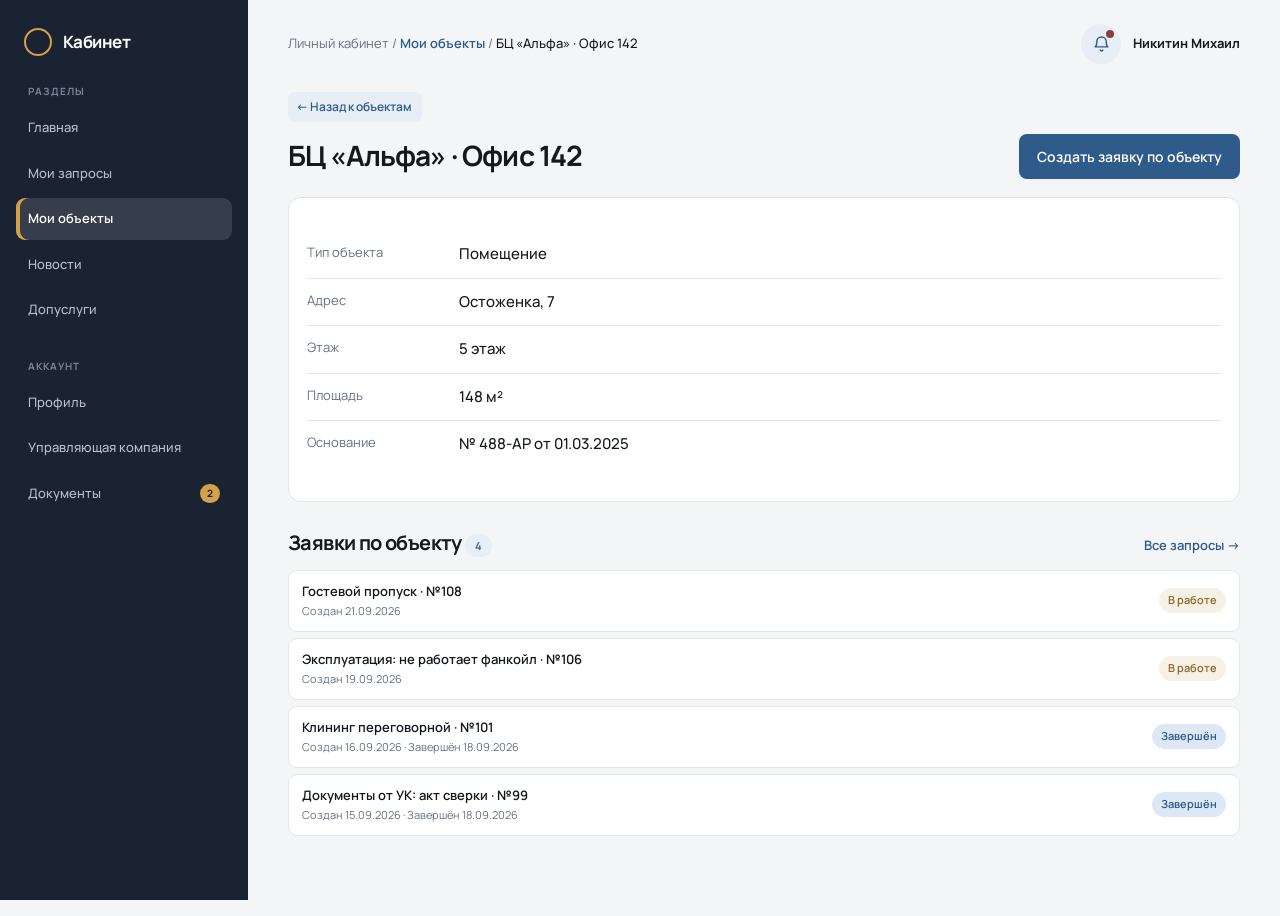
<file: object.html>
<!DOCTYPE html>
<html lang="ru">
<head>
  <meta charset="UTF-8" />
  <meta name="viewport" content="width=device-width, initial-scale=1" />
  <title>Карточка объекта — Личный кабинет</title>
  <link rel="preconnect" href="https://fonts.googleapis.com" />
  <link rel="preconnect" href="https://fonts.gstatic.com" crossorigin />
  <link href="https://fonts.googleapis.com/css2?family=Manrope:wght@400;500;600;700&display=swap" rel="stylesheet" />
  <link rel="stylesheet" href="styles.css" />
</head>
<body>
  <div class="shell">
    <aside>
      <div class="brand"><i class="brand-mark"></i>Кабинет</div>
      <div>
        <p class="nav-label">Разделы</p>
        <nav class="nav-scroll">
          <a class="nav-item" href="index.html">Главная</a>
          <a class="nav-item" href="requests.html">Мои запросы</a>
          <a class="nav-item active" href="objects.html">Мои объекты</a>
          <a class="nav-item" href="news.html">Новости</a>
          <a class="nav-item" href="services.html">Допуслуги</a>
        </nav>
      </div>
      <div>
        <p class="nav-label">Аккаунт</p>
        <nav class="nav-scroll">
          <a class="nav-item" href="company.html">Профиль</a>
          <a class="nav-item" href="uk.html">Управляющая компания</a>
          <a class="nav-item" href="documents.html">Документы <span class="nav-badge">2</span></a>
        </nav>
      </div>
    </aside>

    <main data-object-page>
      <header class="top">
        <div class="crumb">Личный кабинет / <a class="link" href="objects.html">Мои объекты</a> / <b data-obj-title>Объект</b></div>
        <div class="account">
          <button class="bell" type="button" data-notif aria-expanded="false" aria-label="Уведомления">
            <svg viewBox="0 0 24 24" fill="none" stroke="currentColor" stroke-width="1.8" stroke-linecap="round" stroke-linejoin="round" aria-hidden="true"><path d="M18 8.5a6 6 0 1 0-12 0c0 5.2-2 6.5-2 6.5h16s-2-1.3-2-6.5" /><path d="M13.8 19a2 2 0 0 1-3.6 0" /></svg>
          </button>
          <a class="account-name" href="company.html"><b>Никитин Михаил</b><small></small></a>

          <div class="notif-pop" hidden>
            <div class="notif-head">
              <strong>Уведомления</strong>
              <button type="button" data-mark-read>Прочитать все</button>
            </div>
            <div class="notif-chips">
              <button class="filter active" type="button">Все</button>
              <button class="filter" type="button">Документы</button>
              <button class="filter" type="button">Запросы</button>
            </div>
            <div class="notif-list">
              <a class="notif-item" href="documents.html">
                <span class="notif-ico"><svg viewBox="0 0 24 24" fill="none" stroke="currentColor" stroke-width="1.7" stroke-linecap="round" stroke-linejoin="round" aria-hidden="true"><path d="M6 3.5h8l4 4v13H6z" /><path d="M14 3.5v4h4" /><path d="M9 13h6M9 16.5h4" /></svg></span>
                <span>
                  <strong>Новый документ: счёт за сентябрь</strong>
                  <span>Документы · 10 минут назад</span>
                </span>
              </a>
              <a class="notif-item" href="requests.html">
                <span class="notif-ico"><svg viewBox="0 0 24 24" fill="none" stroke="currentColor" stroke-width="1.7" stroke-linecap="round" stroke-linejoin="round" aria-hidden="true"><path d="M20 12a7 7 0 0 1-7 7H8l-4 2 1.2-3.4A7 7 0 0 1 11 5h2a7 7 0 0 1 7 7Z" /></svg></span>
                <span>
                  <strong>Ресепшен ответил в заявке №108</strong>
                  <span>Запросы · сегодня, 09:40</span>
                </span>
              </a>
              <a class="notif-item" href="news.html">
                <span class="notif-ico"><svg viewBox="0 0 24 24" fill="none" stroke="currentColor" stroke-width="1.7" stroke-linecap="round" stroke-linejoin="round" aria-hidden="true"><path d="M4 10v4h3l6 4V6l-6 4H4Z" /><path d="M17 9.5a4 4 0 0 1 0 5" /></svg></span>
                <span>
                  <strong>Отключение горячей воды</strong>
                  <span>Новость по объекту · вчера</span>
                </span>
              </a>
            </div>
          </div>
        </div>
      </header>

      <a class="back-link" href="objects.html" data-back>← Назад к объектам</a>

      <div class="detail-head">
        <h1 data-obj-title>Объект</h1>
        <a class="btn btn-primary" href="create.html">Создать заявку по объекту</a>
      </div>

      <section class="panel">
        <dl class="kv" data-obj-kv></dl>
      </section>

      <section class="section" style="margin-top:26px">
        <div class="section-head">
          <h2>Заявки по объекту <span class="obj-count" data-obj-count>0</span></h2>
          <a class="link" href="requests.html">Все запросы →</a>
        </div>
        <div class="disclosure-body" style="margin-top:0" data-obj-requests></div>
      </section>
    </main>
  </div>

  <script src="data.js"></script>
  <script src="shared.js"></script>
</body>
</html>
</file>
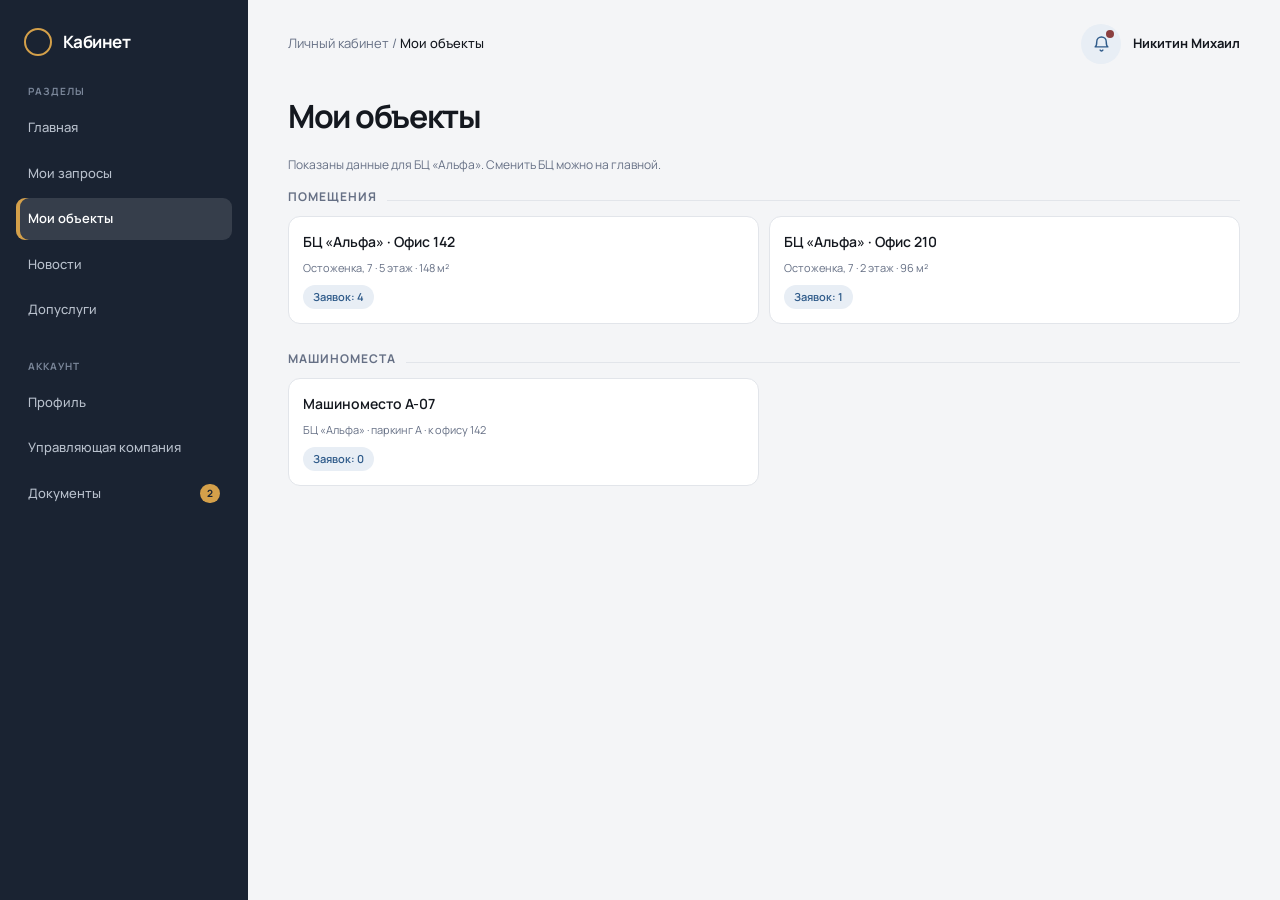
<file: objects.html>
<!DOCTYPE html>
<html lang="ru">
<head>
  <meta charset="UTF-8" />
  <meta name="viewport" content="width=device-width, initial-scale=1" />
  <title>Мои объекты — Личный кабинет</title>
  <link rel="preconnect" href="https://fonts.googleapis.com" />
  <link rel="preconnect" href="https://fonts.gstatic.com" crossorigin />
  <link href="https://fonts.googleapis.com/css2?family=Manrope:wght@400;500;600;700&display=swap" rel="stylesheet" />
  <link rel="stylesheet" href="styles.css" />
</head>
<body>
  <div class="shell">
    <aside>
      <div class="brand"><i class="brand-mark"></i>Кабинет</div>
      <div>
        <p class="nav-label">Разделы</p>
        <nav class="nav-scroll">
          <a class="nav-item" href="index.html">Главная</a>
          <a class="nav-item" href="requests.html">Мои запросы</a>
          <a class="nav-item active" href="objects.html">Мои объекты</a>
          <a class="nav-item" href="news.html">Новости</a>
          <a class="nav-item" href="services.html">Допуслуги</a>
        </nav>
      </div>
      <div>
        <p class="nav-label">Аккаунт</p>
        <nav class="nav-scroll">
          <a class="nav-item" href="company.html">Профиль</a>
          <a class="nav-item" href="uk.html">Управляющая компания</a>
          <a class="nav-item" href="documents.html">Документы <span class="nav-badge">2</span></a>
        </nav>
      </div>
    </aside>

    <main>
      <header class="top">
        <div class="crumb">Личный кабинет / <b>Мои объекты</b></div>
        <div class="account">
          <button class="bell" type="button" data-notif aria-expanded="false" aria-label="Уведомления">
            <svg viewBox="0 0 24 24" fill="none" stroke="currentColor" stroke-width="1.8" stroke-linecap="round" stroke-linejoin="round" aria-hidden="true"><path d="M18 8.5a6 6 0 1 0-12 0c0 5.2-2 6.5-2 6.5h16s-2-1.3-2-6.5" /><path d="M13.8 19a2 2 0 0 1-3.6 0" /></svg>
          </button>
          <a class="account-name" href="company.html"><b>Никитин Михаил</b><small></small></a>

          <div class="notif-pop" hidden>
            <div class="notif-head">
              <strong>Уведомления</strong>
              <button type="button" data-mark-read>Прочитать все</button>
            </div>
            <div class="notif-chips">
              <button class="filter active" type="button">Все</button>
              <button class="filter" type="button">Документы</button>
              <button class="filter" type="button">Запросы</button>
            </div>
            <div class="notif-list">
              <a class="notif-item" href="documents.html">
                <span class="notif-ico"><svg viewBox="0 0 24 24" fill="none" stroke="currentColor" stroke-width="1.7" stroke-linecap="round" stroke-linejoin="round" aria-hidden="true"><path d="M6 3.5h8l4 4v13H6z" /><path d="M14 3.5v4h4" /><path d="M9 13h6M9 16.5h4" /></svg></span>
                <span>
                  <strong>Новый документ: счёт за сентябрь</strong>
                  <span>Документы · 10 минут назад</span>
                </span>
              </a>
              <a class="notif-item" href="requests.html">
                <span class="notif-ico"><svg viewBox="0 0 24 24" fill="none" stroke="currentColor" stroke-width="1.7" stroke-linecap="round" stroke-linejoin="round" aria-hidden="true"><path d="M20 12a7 7 0 0 1-7 7H8l-4 2 1.2-3.4A7 7 0 0 1 11 5h2a7 7 0 0 1 7 7Z" /></svg></span>
                <span>
                  <strong>Ресепшен ответил в заявке №108</strong>
                  <span>Запросы · сегодня, 09:40</span>
                </span>
              </a>
              <a class="notif-item" href="news.html">
                <span class="notif-ico"><svg viewBox="0 0 24 24" fill="none" stroke="currentColor" stroke-width="1.7" stroke-linecap="round" stroke-linejoin="round" aria-hidden="true"><path d="M4 10v4h3l6 4V6l-6 4H4Z" /><path d="M17 9.5a4 4 0 0 1 0 5" /></svg></span>
                <span>
                  <strong>Отключение горячей воды</strong>
                  <span>Новость по объекту · вчера</span>
                </span>
              </a>
            </div>
          </div>
        </div>
      </header>

      <div class="page-title">
        <h1>Мои объекты</h1>
      </div>
      <p class="hint" style="margin:-4px 0 14px" data-bc-page-hint>Показаны объекты выбранного бизнес-центра.</p>

      <section class="group" data-bc-objects-page>
        <h2 class="group-head">Помещения</h2>
        <div class="card-grid">
          <a class="item-card" href="object.html?id=142" data-bc="alpha">
            <h3>БЦ «Альфа» · Офис 142</h3>
            <p>Остоженка, 7 · 5 этаж · 148 м²</p>
            <span class="obj-count">Заявок: 4</span>
          </a>
          <a class="item-card" href="object.html?id=210" data-bc="alpha">
            <h3>БЦ «Альфа» · Офис 210</h3>
            <p>Остоженка, 7 · 2 этаж · 96 м²</p>
            <span class="obj-count">Заявок: 1</span>
          </a>
          <a class="item-card" href="object.html?id=102" data-bc="omega">
            <h3>БЦ «Омега» · Офис 102</h3>
            <p>Московское шоссе, 4 · 1 этаж · 86 м²</p>
            <span class="obj-count">Заявок: 1</span>
          </a>
        </div>
      </section>

      <section class="group" data-bc-objects-page>
        <h2 class="group-head">Машиноместа</h2>
        <div class="card-grid">
          <a class="item-card" href="object.html?id=a07" data-bc="alpha">
            <h3>Машиноместо A-07</h3>
            <p>БЦ «Альфа» · паркинг A · к офису 142</p>
            <span class="obj-count">Заявок: 0</span>
          </a>
          <a class="item-card" href="object.html?id=b14" data-bc="omega">
            <h3>Машиноместо B-14</h3>
            <p>БЦ «Омега» · паркинг B · к офису 102</p>
            <span class="obj-count">Заявок: 0</span>
          </a>
          <a class="item-card" href="object.html?id=b15" data-bc="omega">
            <h3>Машиноместо B-15</h3>
            <p>БЦ «Омега» · паркинг B · к офису 102</p>
            <span class="obj-count">Заявок: 0</span>
          </a>
        </div>
      </section>
    </main>
  </div>
  <script src="shared.js"></script>
</body>
</html>
</file>
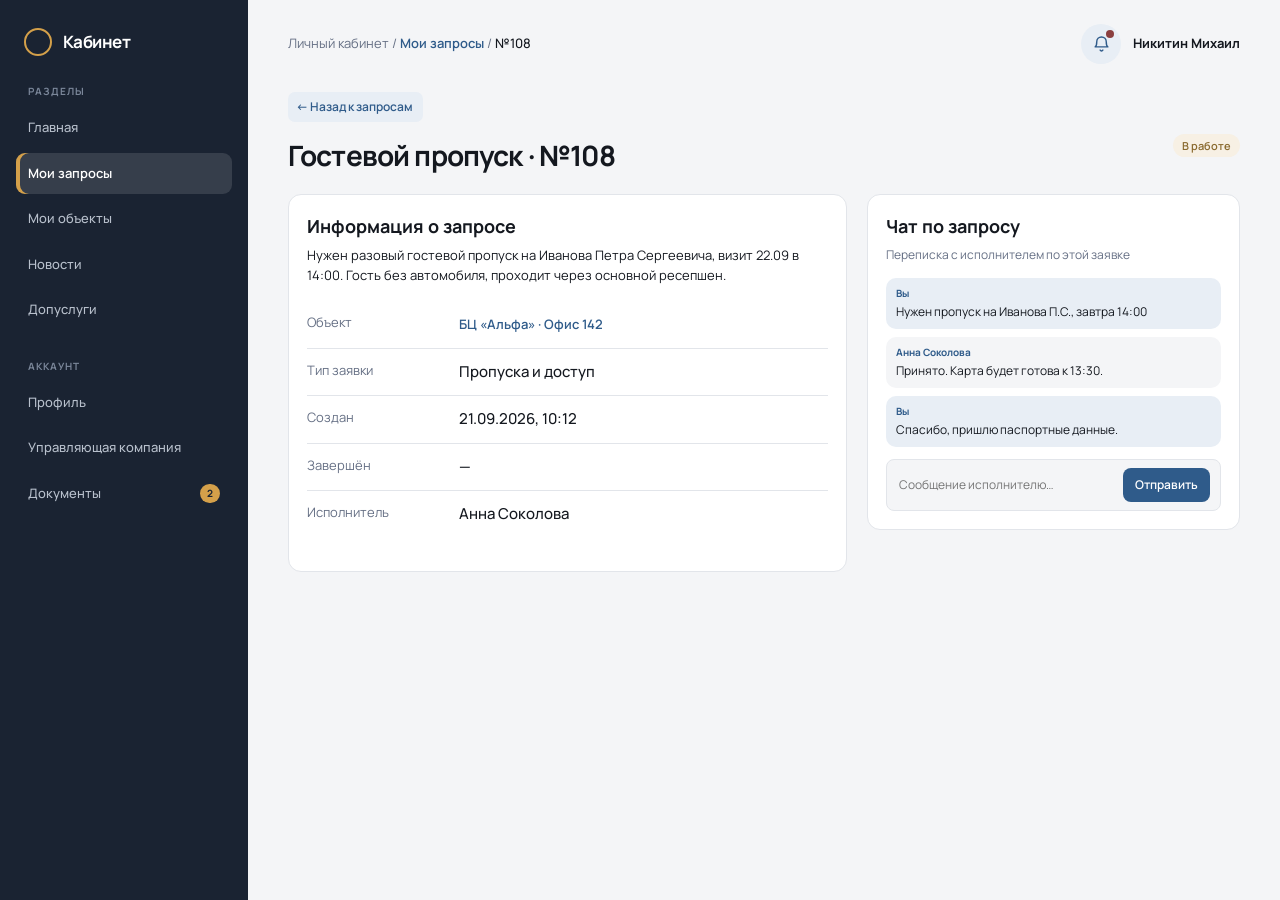
<file: request.html>
<!DOCTYPE html>
<html lang="ru">
<head>
  <meta charset="UTF-8" />
  <meta name="viewport" content="width=device-width, initial-scale=1" />
  <title>Карточка запроса — Личный кабинет</title>
  <link rel="preconnect" href="https://fonts.googleapis.com" />
  <link rel="preconnect" href="https://fonts.gstatic.com" crossorigin />
  <link href="https://fonts.googleapis.com/css2?family=Manrope:wght@400;500;600;700&display=swap" rel="stylesheet" />
  <link rel="stylesheet" href="styles.css" />
</head>
<body>
  <div class="shell">
    <aside>
      <div class="brand"><i class="brand-mark"></i>Кабинет</div>
      <div>
        <p class="nav-label">Разделы</p>
        <nav class="nav-scroll">
          <a class="nav-item" href="index.html">Главная</a>
          <a class="nav-item active" href="requests.html">Мои запросы</a>
          <a class="nav-item" href="objects.html">Мои объекты</a>
          <a class="nav-item" href="news.html">Новости</a>
          <a class="nav-item" href="services.html">Допуслуги</a>
        </nav>
      </div>
      <div>
        <p class="nav-label">Аккаунт</p>
        <nav class="nav-scroll">
          <a class="nav-item" href="company.html">Профиль</a>
          <a class="nav-item" href="uk.html">Управляющая компания</a>
          <a class="nav-item" href="documents.html">Документы <span class="nav-badge">2</span></a>
        </nav>
      </div>
    </aside>

    <main data-request-page>
      <header class="top">
        <div class="crumb">Личный кабинет / <a class="link" href="requests.html">Мои запросы</a> / <b data-req-crumb>Запрос</b></div>
        <div class="account">
          <button class="bell" type="button" data-notif aria-expanded="false" aria-label="Уведомления">
            <svg viewBox="0 0 24 24" fill="none" stroke="currentColor" stroke-width="1.8" stroke-linecap="round" stroke-linejoin="round" aria-hidden="true"><path d="M18 8.5a6 6 0 1 0-12 0c0 5.2-2 6.5-2 6.5h16s-2-1.3-2-6.5" /><path d="M13.8 19a2 2 0 0 1-3.6 0" /></svg>
          </button>
          <a class="account-name" href="company.html"><b>Никитин Михаил</b><small></small></a>

          <div class="notif-pop" hidden>
            <div class="notif-head">
              <strong>Уведомления</strong>
              <button type="button" data-mark-read>Прочитать все</button>
            </div>
            <div class="notif-chips">
              <button class="filter active" type="button">Все</button>
              <button class="filter" type="button">Документы</button>
              <button class="filter" type="button">Запросы</button>
            </div>
            <div class="notif-list">
              <a class="notif-item" href="documents.html">
                <span class="notif-ico"><svg viewBox="0 0 24 24" fill="none" stroke="currentColor" stroke-width="1.7" stroke-linecap="round" stroke-linejoin="round" aria-hidden="true"><path d="M6 3.5h8l4 4v13H6z" /><path d="M14 3.5v4h4" /><path d="M9 13h6M9 16.5h4" /></svg></span>
                <span>
                  <strong>Новый документ: счёт за сентябрь</strong>
                  <span>Документы · 10 минут назад</span>
                </span>
              </a>
              <a class="notif-item" href="requests.html">
                <span class="notif-ico"><svg viewBox="0 0 24 24" fill="none" stroke="currentColor" stroke-width="1.7" stroke-linecap="round" stroke-linejoin="round" aria-hidden="true"><path d="M20 12a7 7 0 0 1-7 7H8l-4 2 1.2-3.4A7 7 0 0 1 11 5h2a7 7 0 0 1 7 7Z" /></svg></span>
                <span>
                  <strong>Ресепшен ответил в заявке №108</strong>
                  <span>Запросы · сегодня, 09:40</span>
                </span>
              </a>
              <a class="notif-item" href="news.html">
                <span class="notif-ico"><svg viewBox="0 0 24 24" fill="none" stroke="currentColor" stroke-width="1.7" stroke-linecap="round" stroke-linejoin="round" aria-hidden="true"><path d="M4 10v4h3l6 4V6l-6 4H4Z" /><path d="M17 9.5a4 4 0 0 1 0 5" /></svg></span>
                <span>
                  <strong>Отключение горячей воды</strong>
                  <span>Новость по объекту · вчера</span>
                </span>
              </a>
            </div>
          </div>
        </div>
      </header>

      <a class="back-link" href="requests.html" data-back>← Назад к запросам</a>

      <div class="detail-head">
        <h1 data-req-title>Запрос</h1>
        <span data-req-status></span>
      </div>

      <div class="layout-2">
        <div>
          <section class="panel">
            <h3>Информация о запросе</h3>
            <p class="detail-desc" data-req-desc></p>
            <dl class="kv" data-req-kv></dl>
          </section>

          <section class="section" style="margin-top:20px" data-req-attach-block>
            <div class="section-head"><h2 style="font-size:15px">Вложенный документ</h2></div>
            <div class="attach">
              <span class="attach-ico">
                <svg viewBox="0 0 24 24" fill="none" stroke="currentColor" stroke-width="1.6" stroke-linecap="round" stroke-linejoin="round" aria-hidden="true"><path d="M6 3.5h8l4 4v13H6z" /><path d="M14 3.5v4h4" /><path d="M9 13h6M9 16.5h4" /></svg>
              </span>
              <span>
                <strong data-attach-name>Документ</strong>
                <span data-attach-meta></span>
              </span>
            </div>
          </section>
        </div>

        <aside class="panel">
          <h3>Чат по запросу</h3>
          <div class="meta">Переписка с исполнителем по этой заявке</div>
          <div class="chat" data-req-chat></div>
          <div class="chat-input">
            <input type="text" placeholder="Сообщение исполнителю…" />
            <button class="btn btn-primary btn-sm" type="button" data-toast="Сообщение отправлено">Отправить</button>
          </div>
        </aside>
      </div>
    </main>
  </div>

  <script src="data.js"></script>
  <script src="shared.js"></script>
</body>
</html>
</file>
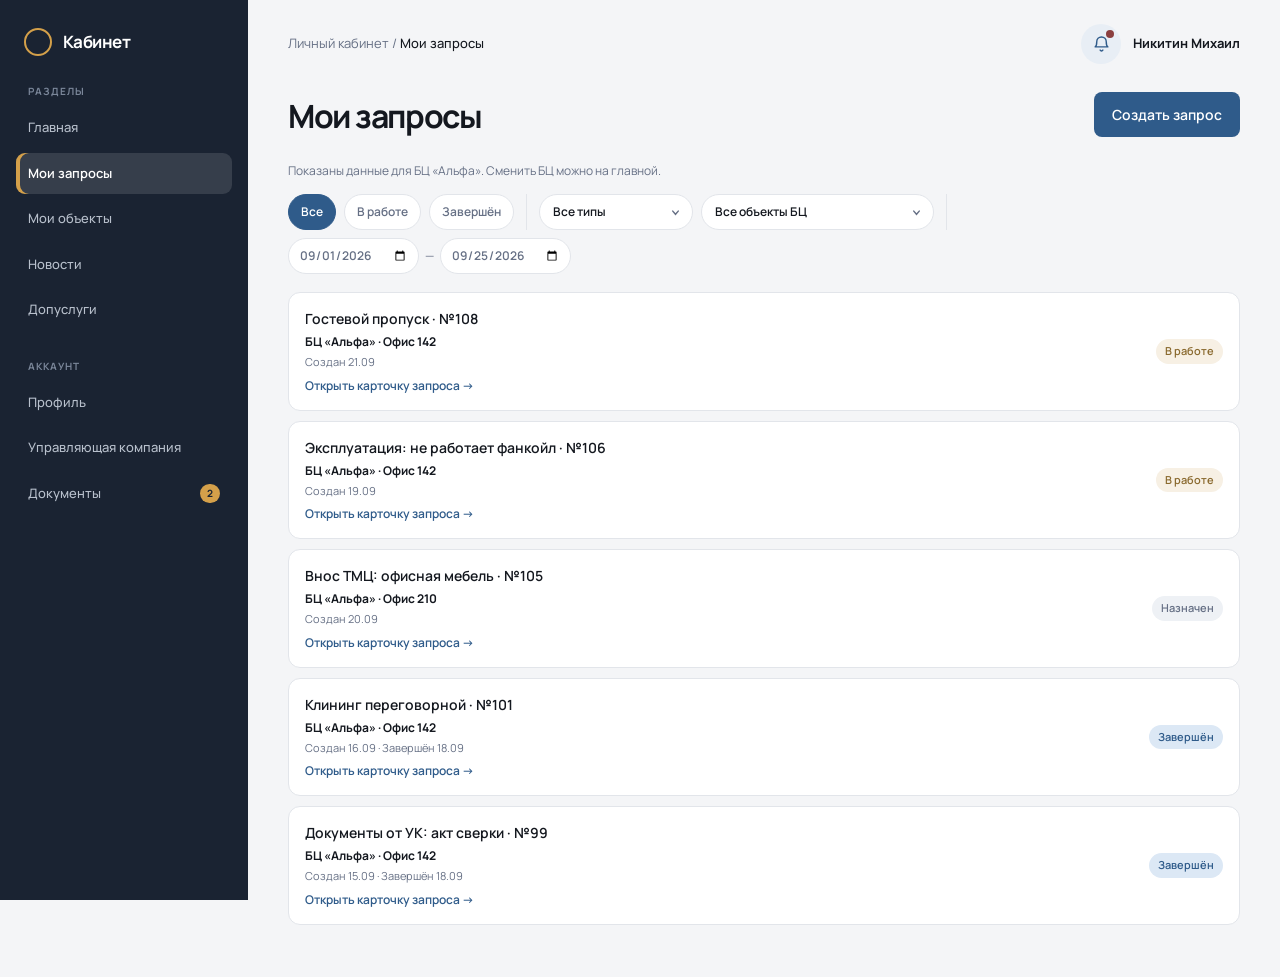
<file: requests.html>
<!DOCTYPE html>
<html lang="ru">
<head>
  <meta charset="UTF-8" />
  <meta name="viewport" content="width=device-width, initial-scale=1" />
  <title>Мои запросы — Личный кабинет</title>
  <link rel="preconnect" href="https://fonts.googleapis.com" />
  <link rel="preconnect" href="https://fonts.gstatic.com" crossorigin />
  <link href="https://fonts.googleapis.com/css2?family=Manrope:wght@400;500;600;700&display=swap" rel="stylesheet" />
  <link rel="stylesheet" href="styles.css" />
</head>
<body>
  <div class="shell">
    <aside>
      <div class="brand"><i class="brand-mark"></i>Кабинет</div>
      <div>
        <p class="nav-label">Разделы</p>
        <nav class="nav-scroll">
          <a class="nav-item" href="index.html">Главная</a>
          <a class="nav-item active" href="requests.html">Мои запросы</a>
          <a class="nav-item" href="objects.html">Мои объекты</a>
          <a class="nav-item" href="news.html">Новости</a>
          <a class="nav-item" href="services.html">Допуслуги</a>
        </nav>
      </div>
      <div>
        <p class="nav-label">Аккаунт</p>
        <nav class="nav-scroll">
          <a class="nav-item" href="company.html">Профиль</a>
          <a class="nav-item" href="uk.html">Управляющая компания</a>
          <a class="nav-item" href="documents.html">Документы <span class="nav-badge">2</span></a>
        </nav>
      </div>
    </aside>

    <main>
      <header class="top">
        <div class="crumb">Личный кабинет / <b>Мои запросы</b></div>
        <div class="account">
          <button class="bell" type="button" data-notif aria-expanded="false" aria-label="Уведомления">
            <svg viewBox="0 0 24 24" fill="none" stroke="currentColor" stroke-width="1.8" stroke-linecap="round" stroke-linejoin="round" aria-hidden="true"><path d="M18 8.5a6 6 0 1 0-12 0c0 5.2-2 6.5-2 6.5h16s-2-1.3-2-6.5" /><path d="M13.8 19a2 2 0 0 1-3.6 0" /></svg>
          </button>
          <a class="account-name" href="company.html"><b>Никитин Михаил</b><small></small></a>

          <div class="notif-pop" hidden>
            <div class="notif-head">
              <strong>Уведомления</strong>
              <button type="button" data-mark-read>Прочитать все</button>
            </div>
            <div class="notif-chips">
              <button class="filter active" type="button">Все</button>
              <button class="filter" type="button">Документы</button>
              <button class="filter" type="button">Запросы</button>
            </div>
            <div class="notif-list">
              <a class="notif-item" href="documents.html">
                <span class="notif-ico"><svg viewBox="0 0 24 24" fill="none" stroke="currentColor" stroke-width="1.7" stroke-linecap="round" stroke-linejoin="round" aria-hidden="true"><path d="M6 3.5h8l4 4v13H6z" /><path d="M14 3.5v4h4" /><path d="M9 13h6M9 16.5h4" /></svg></span>
                <span>
                  <strong>Новый документ: счёт за сентябрь</strong>
                  <span>Документы · 10 минут назад</span>
                </span>
              </a>
              <a class="notif-item" href="requests.html">
                <span class="notif-ico"><svg viewBox="0 0 24 24" fill="none" stroke="currentColor" stroke-width="1.7" stroke-linecap="round" stroke-linejoin="round" aria-hidden="true"><path d="M20 12a7 7 0 0 1-7 7H8l-4 2 1.2-3.4A7 7 0 0 1 11 5h2a7 7 0 0 1 7 7Z" /></svg></span>
                <span>
                  <strong>Ресепшен ответил в заявке №108</strong>
                  <span>Запросы · сегодня, 09:40</span>
                </span>
              </a>
              <a class="notif-item" href="news.html">
                <span class="notif-ico"><svg viewBox="0 0 24 24" fill="none" stroke="currentColor" stroke-width="1.7" stroke-linecap="round" stroke-linejoin="round" aria-hidden="true"><path d="M4 10v4h3l6 4V6l-6 4H4Z" /><path d="M17 9.5a4 4 0 0 1 0 5" /></svg></span>
                <span>
                  <strong>Отключение горячей воды</strong>
                  <span>Новость по объекту · вчера</span>
                </span>
              </a>
            </div>
          </div>
        </div>
      </header>

      <div class="page-title page-title-row">
        <h1>Мои запросы</h1>
        <a class="btn btn-primary" href="create.html">Создать запрос</a>
      </div>
      <p class="hint" style="margin:-4px 0 14px" data-bc-page-hint>Показаны запросы выбранного бизнес-центра.</p>

      <div class="filters">
        <button class="filter active" type="button">Все</button>
        <button class="filter" type="button">В работе</button>
        <button class="filter" type="button">Завершён</button>
        <span class="filter-divider"></span>
        <select class="filter-select" aria-label="Фильтр по типу заявки">
          <option>Все типы</option>
          <option>Пропуска и доступ</option>
          <option>Эксплуатация</option>
          <option>Клининг</option>
          <option>Внос / вынос ТМЦ</option>
          <option>Документы от УК</option>
        </select>
        <select class="filter-select" data-bc-object-filter aria-label="Фильтр по объекту">
          <option value="">Все объекты БЦ</option>
          <option value="alpha" data-bc="alpha">БЦ «Альфа» · Офис 142</option>
          <option value="alpha" data-bc="alpha">БЦ «Альфа» · Офис 210</option>
          <option value="omega" data-bc="omega">БЦ «Омега» · Офис 102</option>
          <option value="omega" data-bc="omega">БЦ «Омега» · Машиноместо B-14</option>
        </select>
        <span class="filter-divider"></span>
        <span class="date-range">
          <input type="date" value="2026-09-01" aria-label="Дата с" />
          <span style="font-size:12px;color:var(--muted)">—</span>
          <input type="date" value="2026-09-25" aria-label="Дата по" />
        </span>
      </div>

      <div class="req-list" data-bc-requests>
        <a class="req-card req-head" href="request.html?id=108" data-bc="alpha">
          <span>
            <h3>Гостевой пропуск · №108</h3>
            <p class="req-obj">БЦ «Альфа» · Офис 142</p>
            <p class="req-dates">Создан 21.09</p>
            <span class="req-open">Открыть карточку запроса →</span>
          </span>
          <span class="status status-work">В работе</span>
        </a>

        <a class="req-card req-head" href="request.html?id=106" data-bc="alpha">
          <span>
            <h3>Эксплуатация: не работает фанкойл · №106</h3>
            <p class="req-obj">БЦ «Альфа» · Офис 142</p>
            <p class="req-dates">Создан 19.09</p>
            <span class="req-open">Открыть карточку запроса →</span>
          </span>
          <span class="status status-work">В работе</span>
        </a>

        <a class="req-card req-head" href="request.html?id=105" data-bc="alpha">
          <span>
            <h3>Внос ТМЦ: офисная мебель · №105</h3>
            <p class="req-obj">БЦ «Альфа» · Офис 210</p>
            <p class="req-dates">Создан 20.09</p>
            <span class="req-open">Открыть карточку запроса →</span>
          </span>
          <span class="status status-grey">Назначен</span>
        </a>

        <a class="req-card req-head" href="request.html?id=101" data-bc="alpha">
          <span>
            <h3>Клининг переговорной · №101</h3>
            <p class="req-obj">БЦ «Альфа» · Офис 142</p>
            <p class="req-dates">Создан 16.09 · Завершён 18.09</p>
            <span class="req-open">Открыть карточку запроса →</span>
          </span>
          <span class="status status-done">Завершён</span>
        </a>

        <a class="req-card req-head" href="request.html?id=99" data-bc="alpha">
          <span>
            <h3>Документы от УК: акт сверки · №99</h3>
            <p class="req-obj">БЦ «Альфа» · Офис 142</p>
            <p class="req-dates">Создан 15.09 · Завершён 18.09</p>
            <span class="req-open">Открыть карточку запроса →</span>
          </span>
          <span class="status status-done">Завершён</span>
        </a>

        <a class="req-card req-head" href="request.html?id=94" data-bc="omega">
          <span>
            <h3>Разовый въезд авто · №94</h3>
            <p class="req-obj">БЦ «Омега» · Офис 102</p>
            <p class="req-dates">Создан 12.09 · Завершён 15.09</p>
            <span class="req-open">Открыть карточку запроса →</span>
          </span>
          <span class="status status-done">Завершён</span>
        </a>

        <a class="req-card req-head" href="request.html?id=97" data-bc="omega">
          <span>
            <h3>Гостевой пропуск · №97</h3>
            <p class="req-obj">БЦ «Омега» · Офис 102</p>
            <p class="req-dates">Создан 14.09 · Завершён 14.09</p>
            <span class="req-open">Открыть карточку запроса →</span>
          </span>
          <span class="status status-done">Завершён</span>
        </a>

        <a class="req-card req-head" href="request.html?id=110" data-bc="omega">
          <span>
            <h3>Эксплуатация: регулировка окон · №110</h3>
            <p class="req-obj">БЦ «Омега» · Офис 102</p>
            <p class="req-dates">Создан 22.09</p>
            <span class="req-open">Открыть карточку запроса →</span>
          </span>
          <span class="status status-work">В работе</span>
        </a>
      </div>
    </main>
  </div>
  <script src="shared.js"></script>
</body>
</html>
</file>
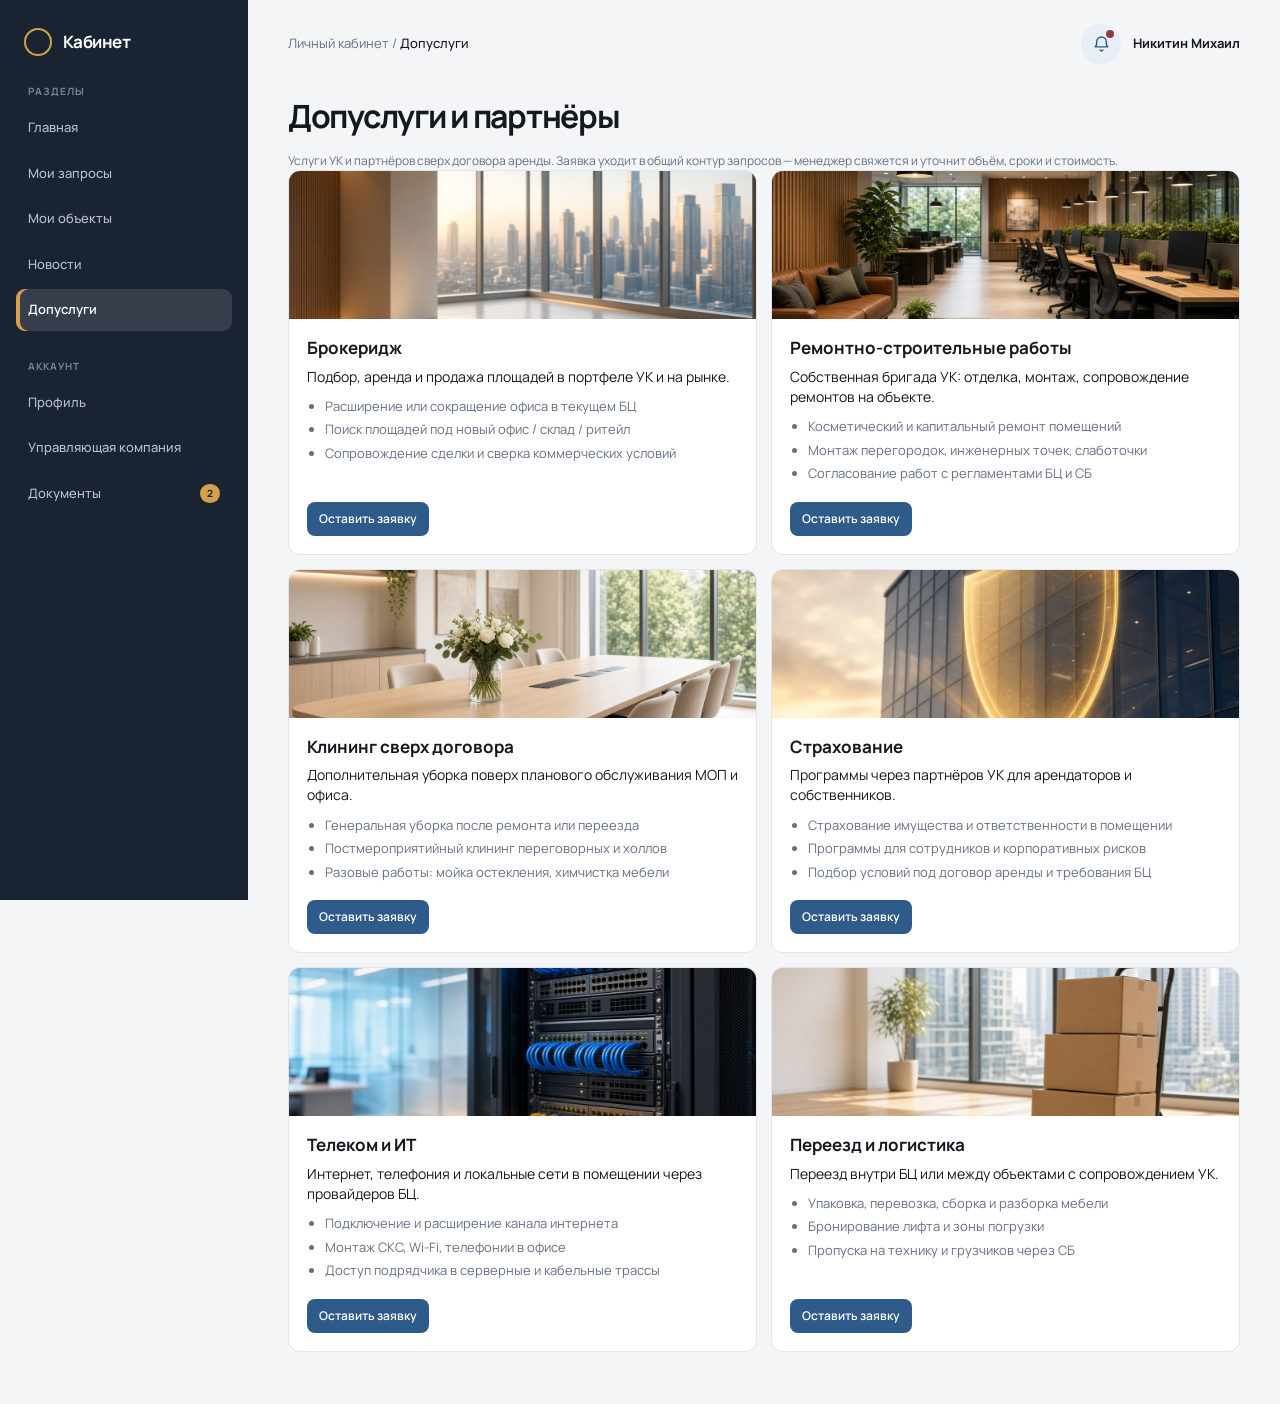
<file: services.html>
<!DOCTYPE html>
<html lang="ru">
<head>
  <meta charset="UTF-8" />
  <meta name="viewport" content="width=device-width, initial-scale=1" />
  <title>Допуслуги — Личный кабинет</title>
  <link rel="preconnect" href="https://fonts.googleapis.com" />
  <link rel="preconnect" href="https://fonts.gstatic.com" crossorigin />
  <link href="https://fonts.googleapis.com/css2?family=Manrope:wght@400;500;600;700&display=swap" rel="stylesheet" />
  <link rel="stylesheet" href="styles.css?v=meeting-doma-4" />
</head>
<body>
  <div class="shell">
    <aside>
      <div class="brand"><i class="brand-mark"></i>Кабинет</div>
      <div>
        <p class="nav-label">Разделы</p>
        <nav class="nav-scroll">
          <a class="nav-item" href="index.html">Главная</a>
          <a class="nav-item" href="requests.html">Мои запросы</a>
          <a class="nav-item" href="objects.html">Мои объекты</a>
          <a class="nav-item" href="news.html">Новости</a>
          <a class="nav-item active" href="services.html">Допуслуги</a>
        </nav>
      </div>
      <div>
        <p class="nav-label">Аккаунт</p>
        <nav class="nav-scroll">
          <a class="nav-item" href="company.html">Профиль</a>
          <a class="nav-item" href="uk.html">Управляющая компания</a>
          <a class="nav-item" href="documents.html">Документы <span class="nav-badge">2</span></a>
        </nav>
      </div>
    </aside>

    <main>
      <header class="top">
        <div class="crumb">Личный кабинет / <b>Допуслуги</b></div>
        <div class="account">
          <button class="bell" type="button" data-notif aria-expanded="false" aria-label="Уведомления">
            <svg viewBox="0 0 24 24" fill="none" stroke="currentColor" stroke-width="1.8" stroke-linecap="round" stroke-linejoin="round" aria-hidden="true"><path d="M18 8.5a6 6 0 1 0-12 0c0 5.2-2 6.5-2 6.5h16s-2-1.3-2-6.5" /><path d="M13.8 19a2 2 0 0 1-3.6 0" /></svg>
          </button>
          <a class="account-name" href="company.html"><b>Никитин Михаил</b><small></small></a>
        </div>
      </header>

      <div class="page-title">
        <h1>Допуслуги и партнёры</h1>
      </div>
      <p class="hint" style="margin-top:-8px">Услуги УК и партнёров сверх договора аренды. Заявка уходит в общий контур запросов — менеджер свяжется и уточнит объём, сроки и стоимость.</p>

      <div class="svc-list svc-list--grid">
        <article class="svc-card" id="broker">
          <div class="svc-media"><img src="img/news/ad-broker.jpg" alt="" /></div>
          <div class="svc-card-body">
            <h3>Брокеридж</h3>
            <p class="svc-lead">Подбор, аренда и продажа площадей в портфеле УК и на рынке.</p>
            <ul class="svc-points">
              <li>Расширение или сокращение офиса в текущем БЦ</li>
              <li>Поиск площадей под новый офис / склад / ритейл</li>
              <li>Сопровождение сделки и сверка коммерческих условий</li>
            </ul>
            <div class="svc-card-actions">
              <button class="btn btn-primary btn-sm" type="button" data-modal="svc-view"
                data-title="Брокеридж"
                data-meta="Допуслуга · партнёры УК"
                data-text="Подбор, аренда и продажа площадей: расширение или сокращение офиса, поиск новых площадей, сопровождение сделки."
                data-toast="Заявка на брокеридж отправлена. Менеджер свяжется в ближайшее время.">Оставить заявку</button>
            </div>
          </div>
        </article>

        <article class="svc-card" id="build">
          <div class="svc-media"><img src="img/news/ad-build.jpg" alt="" /></div>
          <div class="svc-card-body">
            <h3>Ремонтно-строительные работы</h3>
            <p class="svc-lead">Собственная бригада УК: отделка, монтаж, сопровождение ремонтов на объекте.</p>
            <ul class="svc-points">
              <li>Косметический и капитальный ремонт помещений</li>
              <li>Монтаж перегородок, инженерных точек, слаботочки</li>
              <li>Согласование работ с регламентами БЦ и СБ</li>
            </ul>
            <div class="svc-card-actions">
              <button class="btn btn-primary btn-sm" type="button" data-modal="svc-view"
                data-title="Ремонт и стройка"
                data-meta="Допуслуга · собственная бригада УК"
                data-text="Отделка, монтаж, fit-out и сопровождение ремонтов на объекте с согласованием регламентов БЦ и СБ."
                data-toast="Заявка на строительные работы отправлена">Оставить заявку</button>
            </div>
          </div>
        </article>

        <article class="svc-card" id="clean">
          <div class="svc-media"><img src="img/news/ad-clean.jpg" alt="" /></div>
          <div class="svc-card-body">
            <h3>Клининг сверх договора</h3>
            <p class="svc-lead">Дополнительная уборка поверх планового обслуживания МОП и офиса.</p>
            <ul class="svc-points">
              <li>Генеральная уборка после ремонта или переезда</li>
              <li>Постмероприятийный клининг переговорных и холлов</li>
              <li>Разовые работы: мойка остекления, химчистка мебели</li>
            </ul>
            <div class="svc-card-actions">
              <button class="btn btn-primary btn-sm" type="button" data-modal="svc-view"
                data-title="Клининг+"
                data-meta="Допуслуга · сверх договора"
                data-text="Генеральная уборка, постмероприятийный клининг, мойка остекления и химчистка мебели сверх планового обслуживания."
                data-toast="Заявка на клининг отправлена">Оставить заявку</button>
            </div>
          </div>
        </article>

        <article class="svc-card" id="insure">
          <div class="svc-media"><img src="img/news/ad-insure.jpg" alt="" /></div>
          <div class="svc-card-body">
            <h3>Страхование</h3>
            <p class="svc-lead">Программы через партнёров УК для арендаторов и собственников.</p>
            <ul class="svc-points">
              <li>Страхование имущества и ответственности в помещении</li>
              <li>Программы для сотрудников и корпоративных рисков</li>
              <li>Подбор условий под договор аренды и требования БЦ</li>
            </ul>
            <div class="svc-card-actions">
              <button class="btn btn-primary btn-sm" type="button" data-modal="svc-view"
                data-title="Страхование"
                data-meta="Допуслуга · партнёры УК"
                data-text="Страхование имущества и ответственности в помещении, корпоративные программы через партнёров УК."
                data-toast="Заявка на страхование отправлена. Партнёр свяжется для расчёта.">Оставить заявку</button>
            </div>
          </div>
        </article>

        <article class="svc-card" id="telecom">
          <div class="svc-media"><img src="img/news/svc-telecom.jpg" alt="" /></div>
          <div class="svc-card-body">
            <h3>Телеком и ИТ</h3>
            <p class="svc-lead">Интернет, телефония и локальные сети в помещении через провайдеров БЦ.</p>
            <ul class="svc-points">
              <li>Подключение и расширение канала интернета</li>
              <li>Монтаж СКС, Wi-Fi, телефонии в офисе</li>
              <li>Доступ подрядчика в серверные и кабельные трассы</li>
            </ul>
            <div class="svc-card-actions">
              <button class="btn btn-primary btn-sm" type="button" data-modal="svc-view"
                data-title="Телеком и ИТ"
                data-meta="Допуслуга · провайдеры БЦ"
                data-text="Интернет, телефония, СКС и Wi-Fi в помещении; доступ подрядчика в серверные и кабельные трассы."
                data-toast="Заявка на телеком отправлена">Оставить заявку</button>
            </div>
          </div>
        </article>

        <article class="svc-card" id="moving">
          <div class="svc-media"><img src="img/news/svc-moving.jpg" alt="" /></div>
          <div class="svc-card-body">
            <h3>Переезд и логистика</h3>
            <p class="svc-lead">Переезд внутри БЦ или между объектами с сопровождением УК.</p>
            <ul class="svc-points">
              <li>Упаковка, перевозка, сборка и разборка мебели</li>
              <li>Бронирование лифта и зоны погрузки</li>
              <li>Пропуска на технику и грузчиков через СБ</li>
            </ul>
            <div class="svc-card-actions">
              <button class="btn btn-primary btn-sm" type="button" data-modal="svc-view"
                data-title="Переезд и логистика"
                data-meta="Допуслуга · партнёры УК"
                data-text="Упаковка, перевозка, сборка мебели; бронирование лифта и зоны погрузки; пропуска на технику и грузчиков."
                data-toast="Заявка на переезд отправлена">Оставить заявку</button>
            </div>
          </div>
        </article>
      </div>
    </main>
  </div>

  <div class="modal" id="svc-view" hidden>
    <div class="modal-card modal-card--svc">
      <button class="back-link" type="button" data-close>← Назад</button>
      <h3 data-fill-title>Допуслуга</h3>
      <div class="meta" data-fill-meta></div>
      <p class="svc-modal-lead" data-fill-text></p>

      <form class="svc-request-form" data-svc-form>
        <p class="svc-form-hint">Заявка уйдёт менеджеру. Данные юрлица подтягиваются из профиля; укажите, кто запрашивает услугу и куда перезвонить.</p>

        <div class="svc-org-card" data-svc-org>
          <div class="svc-org-title">Данные юрлица</div>
          <dl class="mini-kv">
            <div><dt>Организация</dt><dd data-svc-org-name>ООО «Северные системы»</dd></div>
            <div><dt>ИНН / КПП</dt><dd data-svc-org-inn>7701234567 / 770101001</dd></div>
            <div><dt>Договор</dt><dd data-svc-org-contract>№ 488-АР от 01.03.2025</dd></div>
          </dl>
        </div>

        <div class="field-label">Кто запрашивает</div>
        <label class="field">
          <select data-svc-contact></select>
        </label>
        <div class="field-label">Телефон для связи</div>
        <label class="field">
          <input type="tel" data-svc-phone placeholder="+7 ___ ___-__-__" required />
        </label>
        <div class="field-label">E-mail для связи</div>
        <label class="field">
          <input type="email" data-svc-email placeholder="name@company.ru" required />
        </label>
        <div class="field-label">Комментарий <span class="field-label-opt">(необязательно)</span></div>
        <label class="field">
          <textarea rows="3" data-svc-comment placeholder="Кратко опишите задачу или удобное время для звонка"></textarea>
        </label>
        <div class="modal-actions">
          <button class="btn btn-primary btn-sm" type="submit">Оставить заявку</button>
          <button class="btn btn-ghost btn-sm" type="button" data-close>Закрыть</button>
        </div>
      </form>
    </div>
  </div>

  <script src="data.js"></script>
  <script src="shared.js"></script>
</body>
</html>
</file>
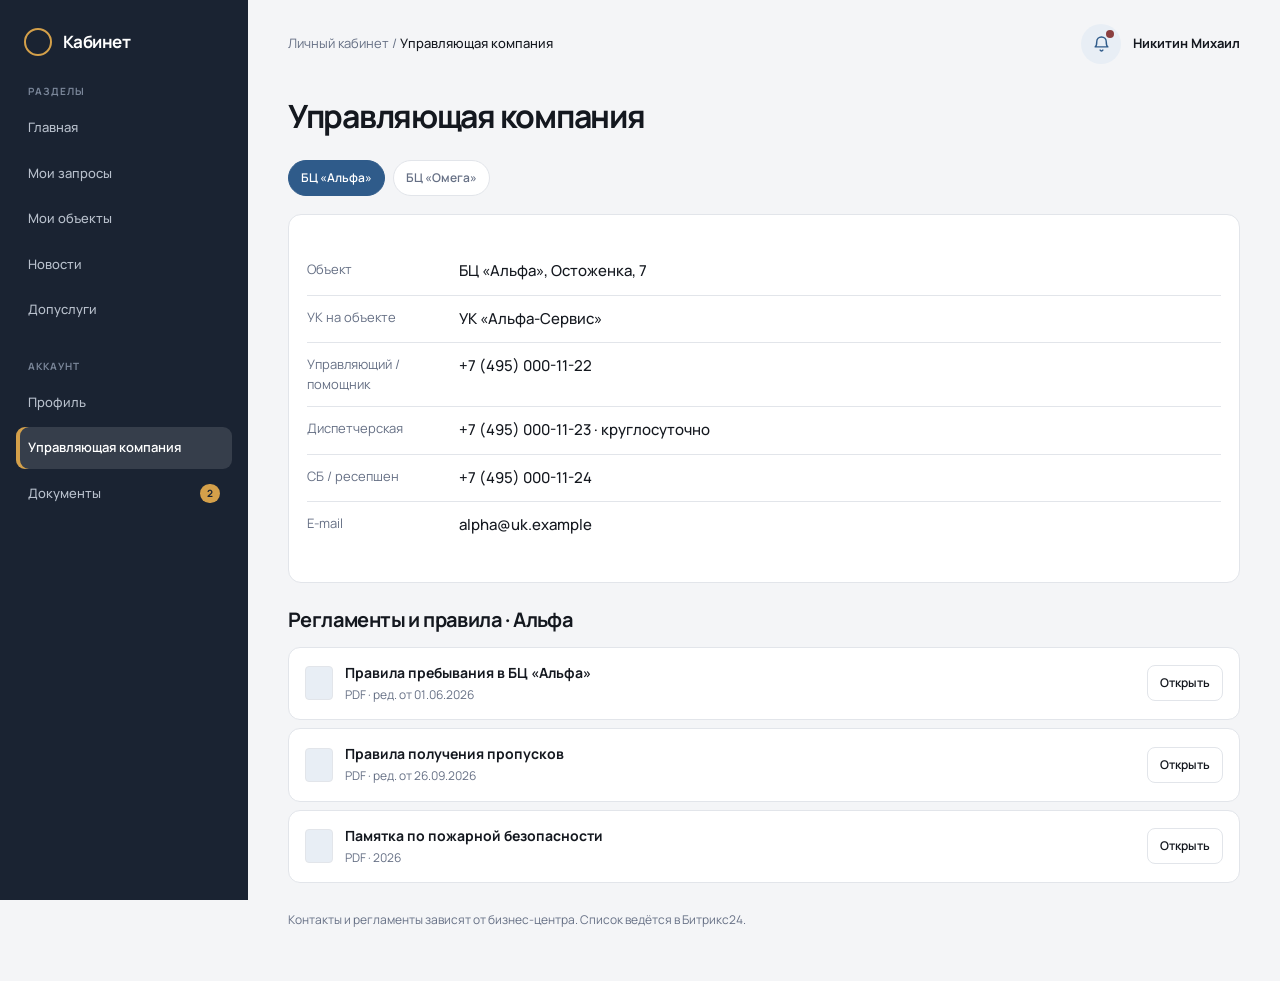
<file: uk.html>
<!DOCTYPE html>
<html lang="ru">
<head>
  <meta charset="UTF-8" />
  <meta name="viewport" content="width=device-width, initial-scale=1" />
  <title>Управляющая компания — Личный кабинет</title>
  <link rel="preconnect" href="https://fonts.googleapis.com" />
  <link rel="preconnect" href="https://fonts.gstatic.com" crossorigin />
  <link href="https://fonts.googleapis.com/css2?family=Manrope:wght@400;500;600;700&display=swap" rel="stylesheet" />
  <link rel="stylesheet" href="styles.css" />
</head>
<body>
  <div class="shell">
    <aside>
      <div class="brand"><i class="brand-mark"></i>Кабинет</div>
      <div>
        <p class="nav-label">Разделы</p>
        <nav class="nav-scroll">
          <a class="nav-item" href="index.html">Главная</a>
          <a class="nav-item" href="requests.html">Мои запросы</a>
          <a class="nav-item" href="objects.html">Мои объекты</a>
          <a class="nav-item" href="news.html">Новости</a>
          <a class="nav-item" href="services.html">Допуслуги</a>
        </nav>
      </div>
      <div>
        <p class="nav-label">Аккаунт</p>
        <nav class="nav-scroll">
          <a class="nav-item" href="company.html">Профиль</a>
          <a class="nav-item active" href="uk.html">Управляющая компания</a>
          <a class="nav-item" href="documents.html">Документы <span class="nav-badge">2</span></a>
        </nav>
      </div>
    </aside>

    <main>
      <header class="top">
        <div class="crumb">Личный кабинет / <b>Управляющая компания</b></div>
        <div class="account">
          <button class="bell" type="button" data-notif aria-expanded="false" aria-label="Уведомления">
            <svg viewBox="0 0 24 24" fill="none" stroke="currentColor" stroke-width="1.8" stroke-linecap="round" stroke-linejoin="round" aria-hidden="true"><path d="M18 8.5a6 6 0 1 0-12 0c0 5.2-2 6.5-2 6.5h16s-2-1.3-2-6.5" /><path d="M13.8 19a2 2 0 0 1-3.6 0" /></svg>
          </button>
          <a class="account-name" href="company.html"><b>Никитин Михаил</b><small></small></a>

          <div class="notif-pop" hidden>
            <div class="notif-head">
              <strong>Уведомления</strong>
              <button type="button" data-mark-read>Прочитать все</button>
            </div>
            <div class="notif-chips">
              <button class="filter active" type="button">Все</button>
              <button class="filter" type="button">Документы</button>
              <button class="filter" type="button">Запросы</button>
            </div>
            <div class="notif-list">
              <a class="notif-item" href="documents.html">
                <span class="notif-ico"><svg viewBox="0 0 24 24" fill="none" stroke="currentColor" stroke-width="1.7" stroke-linecap="round" stroke-linejoin="round" aria-hidden="true"><path d="M6 3.5h8l4 4v13H6z" /><path d="M14 3.5v4h4" /><path d="M9 13h6M9 16.5h4" /></svg></span>
                <span>
                  <strong>Новый документ: счёт за сентябрь</strong>
                  <span>Документы · 10 минут назад</span>
                </span>
              </a>
              <a class="notif-item" href="requests.html">
                <span class="notif-ico"><svg viewBox="0 0 24 24" fill="none" stroke="currentColor" stroke-width="1.7" stroke-linecap="round" stroke-linejoin="round" aria-hidden="true"><path d="M20 12a7 7 0 0 1-7 7H8l-4 2 1.2-3.4A7 7 0 0 1 11 5h2a7 7 0 0 1 7 7Z" /></svg></span>
                <span>
                  <strong>Ресепшен ответил в заявке №108</strong>
                  <span>Запросы · сегодня, 09:40</span>
                </span>
              </a>
              <a class="notif-item" href="news.html">
                <span class="notif-ico"><svg viewBox="0 0 24 24" fill="none" stroke="currentColor" stroke-width="1.7" stroke-linecap="round" stroke-linejoin="round" aria-hidden="true"><path d="M4 10v4h3l6 4V6l-6 4H4Z" /><path d="M17 9.5a4 4 0 0 1 0 5" /></svg></span>
                <span>
                  <strong>Отключение горячей воды</strong>
                  <span>Новость по объекту · вчера</span>
                </span>
              </a>
            </div>
          </div>
        </div>
      </header>

      <div class="page-title">
        <h1>Управляющая компания</h1>
      </div>

      <div class="uk-tabs filters" data-uk-tabs>
        <button class="filter active" type="button" data-uk="alpha">БЦ «Альфа»</button>
        <button class="filter" type="button" data-uk="omega">БЦ «Омега»</button>
      </div>

      <div data-uk-panel="alpha">
        <section class="panel">
          <dl class="kv">
            <div class="kv-row"><dt>Объект</dt><dd>БЦ «Альфа», Остоженка, 7</dd></div>
            <div class="kv-row"><dt>УК на объекте</dt><dd>УК «Альфа-Сервис»</dd></div>
            <div class="kv-row"><dt>Управляющий / помощник</dt><dd>+7 (495) 000-11-22</dd></div>
            <div class="kv-row"><dt>Диспетчерская</dt><dd>+7 (495) 000-11-23 · круглосуточно</dd></div>
            <div class="kv-row"><dt>СБ / ресепшен</dt><dd>+7 (495) 000-11-24</dd></div>
            <div class="kv-row"><dt>E-mail</dt><dd>alpha@uk.example</dd></div>
          </dl>
        </section>
        <section class="section" style="margin-top:22px">
          <div class="section-head"><h2>Регламенты и правила · Альфа</h2></div>
          <div class="doc-list">
            <article class="doc-row">
              <div class="doc-left"><div class="doc-ico"></div><div>
                <strong>Правила пребывания в БЦ «Альфа»</strong>
                <span>PDF · ред. от 01.06.2026</span>
              </div></div>
              <button class="btn btn-ghost btn-sm" type="button" data-modal="doc-view"
                data-title="Правила пребывания в БЦ «Альфа»" data-meta="PDF · ред. от 01.06.2026">Открыть</button>
            </article>
            <article class="doc-row">
              <div class="doc-left"><div class="doc-ico"></div><div>
                <strong>Правила получения пропусков</strong>
                <span>PDF · ред. от 26.09.2026</span>
              </div></div>
              <button class="btn btn-ghost btn-sm" type="button" data-modal="doc-view"
                data-title="Правила получения пропусков" data-meta="PDF · ред. от 26.09.2026">Открыть</button>
            </article>
            <article class="doc-row">
              <div class="doc-left"><div class="doc-ico"></div><div>
                <strong>Памятка по пожарной безопасности</strong>
                <span>PDF · 2026</span>
              </div></div>
              <button class="btn btn-ghost btn-sm" type="button" data-modal="doc-view"
                data-title="Памятка по пожарной безопасности" data-meta="PDF · 2026">Открыть</button>
            </article>
          </div>
        </section>
      </div>

      <div data-uk-panel="omega" hidden>
        <section class="panel">
          <dl class="kv">
            <div class="kv-row"><dt>Объект</dt><dd>БЦ «Омега», Московское шоссе, 4</dd></div>
            <div class="kv-row"><dt>УК на объекте</dt><dd>УК «Омега-Эксплуатация»</dd></div>
            <div class="kv-row"><dt>Управляющий / помощник</dt><dd>+7 (846) 212-30-10</dd></div>
            <div class="kv-row"><dt>Диспетчерская</dt><dd>+7 (846) 212-34-56 · круглосуточно</dd></div>
            <div class="kv-row"><dt>СБ / ресепшен</dt><dd>+7 (846) 212-30-11</dd></div>
            <div class="kv-row"><dt>E-mail</dt><dd>omega@uk.example</dd></div>
          </dl>
        </section>
        <section class="section" style="margin-top:22px">
          <div class="section-head"><h2>Регламенты и правила · Омега</h2></div>
          <div class="doc-list">
            <article class="doc-row">
              <div class="doc-left"><div class="doc-ico"></div><div>
                <strong>Правила парковки БЦ «Омега»</strong>
                <span>PDF · ред. от 12.03.2026</span>
              </div></div>
              <button class="btn btn-ghost btn-sm" type="button" data-modal="doc-view"
                data-title="Правила парковки БЦ «Омега»" data-meta="PDF · ред. от 12.03.2026">Открыть</button>
            </article>
            <article class="doc-row">
              <div class="doc-left"><div class="doc-ico"></div><div>
                <strong>Регламент вноса и выноса ТМЦ</strong>
                <span>PDF · ред. от 12.08.2026</span>
              </div></div>
              <button class="btn btn-ghost btn-sm" type="button" data-modal="doc-view"
                data-title="Регламент вноса и выноса ТМЦ" data-meta="PDF · ред. от 12.08.2026">Открыть</button>
            </article>
            <article class="doc-row">
              <div class="doc-left"><div class="doc-ico"></div><div>
                <strong>Правила строительных работ</strong>
                <span>PDF · ред. от 12.08.2026</span>
              </div></div>
              <button class="btn btn-ghost btn-sm" type="button" data-modal="doc-view"
                data-title="Правила строительных работ" data-meta="PDF · ред. от 12.08.2026">Открыть</button>
            </article>
          </div>
        </section>
      </div>

      <p class="hint" style="margin-top:16px">Контакты и регламенты зависят от бизнес-центра. Список ведётся в Битрикс24.</p>
    </main>
  </div>

  <div class="modal" id="doc-view" hidden>
    <div class="modal-card">
      <button class="back-link" type="button" data-close>← Назад к регламентам</button>
      <h3 data-fill-title>Регламент</h3>
      <div class="meta" data-fill-meta></div>
      <div class="pdf-stub">
        <svg viewBox="0 0 24 24" width="34" height="34" fill="none" stroke="currentColor" stroke-width="1.5" stroke-linecap="round" stroke-linejoin="round" aria-hidden="true"><path d="M6 3.5h8l4 4v13H6z" /><path d="M14 3.5v4h4" /><path d="M9 13h6M9 16.5h4" /></svg>
        Предпросмотр PDF (заглушка прототипа)
      </div>
      <div class="modal-actions">
        <button class="btn btn-primary btn-sm" type="button" data-toast="Скачивание началось">Скачать PDF</button>
        <button class="btn btn-ghost btn-sm" type="button" data-close>Закрыть</button>
      </div>
    </div>
  </div>

  <script src="shared.js"></script>
</body>
</html>
</file>
<file: styles.css>
:root {
  --deep: #1a2332;
  --accent: #2f5b8a;
  --accent-hover: #244a72;
  --soft: #e8eef5;
  --bar: #d4a04a;
  --paper: #f4f5f7;
  --surface: #ffffff;
  --ink: #14181f;
  --muted: #667085;
  --line: #e2e5ea;
  --nav: #b8c0cc;
  --nav-dim: #7a8699;
  --ok-bg: #dce8f5;
  --ok: #2f5b8a;
  --warn-bg: #f7f0e4;
  --warn: #8a6a2f;
  --danger-bg: #f7eaea;
  --danger: #8b3f3f;
  --grey-bg: #eef1f5;
  --radius: 12px;
  --font: "Manrope", system-ui, sans-serif;
}

*,
*::before,
*::after {
  box-sizing: border-box;
}

/* display:flex на .ann-card / .obj-row / .contact-card перекрывал атрибут hidden */
[hidden] {
  display: none !important;
}

body {
  margin: 0;
  min-width: 320px;
  min-height: 100vh;
  font: 15px/1.5 var(--font);
  color: var(--ink);
  background: var(--paper);
  -webkit-font-smoothing: antialiased;
}

button,
input,
select,
textarea {
  font: inherit;
  color: inherit;
}

button {
  cursor: pointer;
  border: none;
  background: none;
}

a {
  color: inherit;
  text-decoration: none;
}

.shell {
  min-height: 100vh;
  display: grid;
  grid-template-columns: 248px 1fr;
}

/* ——— Sidebar ——— */
.shell > aside {
  position: sticky;
  top: 0;
  align-self: start;
  height: 100vh;
  overflow-y: auto;
  background: var(--deep);
  color: #d5dce6;
  padding: 28px 16px;
  display: flex;
  flex-direction: column;
  gap: 28px;
}

.brand {
  display: flex;
  align-items: center;
  gap: 11px;
  padding: 0 8px;
  color: #fff;
  font-size: 17px;
  font-weight: 700;
  letter-spacing: -0.03em;
}

.brand-mark {
  width: 28px;
  height: 28px;
  border: 2px solid var(--bar);
  border-radius: 50%;
  flex-shrink: 0;
}

.nav-label {
  margin: 0 12px 8px;
  color: var(--nav-dim);
  text-transform: uppercase;
  letter-spacing: 0.1em;
  font-size: 10px;
  font-weight: 700;
}

nav {
  display: grid;
  gap: 4px;
}

.nav-item {
  display: flex;
  align-items: center;
  justify-content: space-between;
  gap: 8px;
  border: 0;
  border-radius: 9px;
  padding: 11px 12px;
  color: var(--nav);
  background: transparent;
  text-align: left;
  font-weight: 500;
  font-size: 13px;
  transition: background 0.15s, color 0.15s;
}

.nav-badge {
  flex-shrink: 0;
  min-width: 20px;
  padding: 2px 6px;
  border-radius: 10px;
  background: var(--bar);
  color: var(--deep);
  font-size: 10px;
  font-weight: 700;
  text-align: center;
}

.nav-item:hover {
  color: #fff;
  background: rgba(255, 255, 255, 0.08);
}

.nav-item.active {
  color: #fff;
  background: rgba(255, 255, 255, 0.12);
  font-weight: 600;
  box-shadow: inset 4px 0 0 var(--bar);
  padding-left: 12px;
}

/* ——— Main ——— */
main {
  max-width: 1200px;
  width: 100%;
  margin: 0 auto;
  padding: 24px 40px 52px;
}

header.top {
  display: flex;
  justify-content: space-between;
  align-items: center;
  margin-bottom: 28px;
  gap: 16px;
}

.crumb {
  font-size: 13px;
  color: var(--muted);
}

.crumb b {
  color: var(--ink);
  font-weight: 500;
}

.account {
  position: relative;
  display: flex;
  align-items: center;
  gap: 12px;
}

.account-name {
  display: block;
  font-size: 13px;
  text-align: right;
}

.account-name:hover b {
  color: var(--accent);
}

.account-name small {
  display: block;
  color: var(--muted);
  font-size: 11px;
}

.account-name small:empty {
  display: none;
}

.bell {
  position: relative;
  width: 40px;
  height: 40px;
  border-radius: 50%;
  background: var(--soft);
  display: grid;
  place-items: center;
  color: var(--accent);
  transition: background 0.15s;
}

.bell:hover {
  background: #d8e3ef;
}

.bell svg {
  width: 19px;
  height: 19px;
}

.bell.read::after {
  display: none;
}

.bell::after {
  content: "";
  position: absolute;
  top: 6px;
  right: 7px;
  width: 8px;
  height: 8px;
  border-radius: 50%;
  background: var(--danger);
}

/* ——— Notifications popup ——— */
.notif-pop {
  position: absolute;
  top: 50px;
  right: 0;
  z-index: 30;
  width: 340px;
  padding: 14px;
  border: 1px solid var(--line);
  border-radius: 13px;
  background: var(--surface);
  box-shadow: 0 18px 44px rgba(20, 24, 31, 0.16);
}

.notif-pop[hidden] {
  display: none;
}

.notif-head {
  display: flex;
  justify-content: space-between;
  align-items: baseline;
  margin-bottom: 10px;
}

.notif-head strong {
  font-size: 14px;
}

.notif-head button {
  color: var(--accent);
  font-size: 12px;
  font-weight: 600;
}

.notif-chips {
  display: flex;
  gap: 6px;
  margin-bottom: 10px;
}

.notif-chips .filter {
  padding: 5px 10px;
  font-size: 11px;
}

.notif-list {
  display: grid;
  gap: 6px;
}

.notif-item {
  display: grid;
  grid-template-columns: 26px 1fr;
  gap: 10px;
  align-items: start;
  padding: 10px;
  border-radius: 9px;
  background: var(--paper);
  text-align: left;
}

.notif-item:hover {
  background: var(--soft);
}

.notif-ico {
  width: 26px;
  height: 26px;
  border-radius: 7px;
  background: var(--soft);
  color: var(--accent);
  display: grid;
  place-items: center;
}

.notif-ico svg {
  width: 15px;
  height: 15px;
}

.notif-item strong {
  display: block;
  font-size: 12px;
  font-weight: 600;
}

.notif-item span {
  display: block;
  font-size: 11px;
  color: var(--muted);
}

/* ——— Hero ——— */
.hero {
  display: flex;
  justify-content: space-between;
  gap: 24px;
  align-items: center;
  margin-bottom: 28px;
  flex-wrap: wrap;
}

.hero h1 {
  margin: 0 0 8px;
  font-size: clamp(28px, 4vw, 36px);
  font-weight: 700;
  letter-spacing: -0.04em;
  line-height: 1.1;
}

.hero p {
  margin: 0;
  color: var(--muted);
  max-width: 48ch;
  font-size: 14px;
}

.hero-actions {
  display: flex;
  align-items: center;
  gap: 12px;
  flex-wrap: wrap;
}

.hero-phone {
  display: flex;
  flex-direction: column;
  gap: 2px;
  padding: 10px 14px;
  border: 1px solid var(--line);
  border-radius: var(--radius);
  background: var(--surface);
  text-decoration: none;
  color: inherit;
  min-width: 168px;
  text-align: left;
  cursor: pointer;
}

.hero-phone small {
  color: var(--muted);
  font-size: 11px;
  font-weight: 600;
  letter-spacing: 0.02em;
}

.hero-phone strong {
  font-size: 15px;
  font-weight: 700;
  color: var(--accent);
  letter-spacing: -0.02em;
}

.hero-phone:hover {
  border-color: var(--accent);
}

.phone-pop {
  position: relative;
}

.phone-pop-menu {
  position: absolute;
  top: calc(100% + 6px);
  right: 0;
  z-index: 20;
  min-width: 260px;
  padding: 6px;
  border: 1px solid var(--line);
  border-radius: var(--radius);
  background: var(--surface);
  box-shadow: 0 10px 28px rgba(20, 24, 31, 0.12);
  display: grid;
  gap: 2px;
}

.phone-pop-item {
  display: flex;
  flex-direction: column;
  gap: 2px;
  padding: 10px 12px;
  border-radius: 8px;
  text-decoration: none;
  color: inherit;
}

.phone-pop-item:hover {
  background: var(--soft);
}

.phone-pop-item span {
  color: var(--muted);
  font-size: 11px;
  font-weight: 600;
}

.phone-pop-item strong {
  font-size: 14px;
  color: var(--accent);
}

.contact-grid {
  display: grid;
  grid-template-columns: repeat(3, minmax(0, 1fr));
  gap: 10px;
}

.contact-card {
  display: flex;
  flex-direction: column;
  gap: 6px;
  padding: 14px 16px;
  border: 1px solid var(--line);
  border-radius: var(--radius);
  background: var(--surface);
  text-decoration: none;
  color: inherit;
}

.contact-card span {
  color: var(--muted);
  font-size: 12px;
}

.contact-card strong {
  font-size: 15px;
  font-weight: 700;
  letter-spacing: -0.02em;
  color: var(--ink);
}

.contact-card:hover {
  border-color: var(--accent);
}

@media (max-width: 900px) {
  .contact-grid {
    grid-template-columns: 1fr;
  }
}

/* ——— Sections ——— */
.section {
  margin-bottom: 28px;
}

.section-head {
  display: flex;
  justify-content: space-between;
  align-items: baseline;
  gap: 12px;
  margin-bottom: 12px;
}

.section-head h2 {
  margin: 0;
  font-size: 20px;
  font-weight: 700;
  letter-spacing: -0.03em;
}

.link {
  color: var(--accent);
  font-size: 13px;
  font-weight: 600;
}

.link:hover {
  text-decoration: underline;
}

/* Announcements */
.ann-row {
  display: grid;
  grid-template-columns: repeat(3, minmax(0, 1fr));
  gap: 12px;
}

.ann-card {
  border: 1px solid var(--line);
  border-radius: var(--radius);
  background: var(--surface);
  overflow: hidden;
  display: flex;
  flex-direction: column;
  text-align: left;
  transition: border-color 0.15s;
  width: 100%;
  padding: 0;
  font: inherit;
  color: inherit;
  cursor: pointer;
}

button.ann-card:hover {
  border-color: var(--accent);
}

.ann-media {
  position: relative;
  height: 110px;
  overflow: hidden;
  background: var(--soft);
  color: var(--accent);
  display: grid;
  place-items: center;
}

.ann-media::before {
  content: none;
}

.ann-media img {
  position: absolute;
  inset: 0;
  width: 100%;
  height: 100%;
  object-fit: cover;
  display: block;
}

.ann-media svg {
  position: relative;
  width: 34px;
  height: 34px;
}

.ann-media--photo {
  background: #d8dee6;
}

.ann-media--alert,
.ann-media--meter,
.ann-media--rules,
.ann-media--sale,
.ann-media--clean,
.ann-media--build {
  background: #d8dee6;
  color: transparent;
}

.ann-card--lg .ann-media {
  height: 132px;
}

.ann-card--lg .ann-media svg {
  width: 46px;
  height: 46px;
}

/* Compact news list */
.ann-list {
  display: grid;
  gap: 8px;
}

.ann-card--row {
  flex-direction: row;
  align-items: stretch;
  min-height: 0;
}

.ann-card--row .ann-media {
  width: 96px;
  height: auto;
  min-height: 72px;
  flex-shrink: 0;
}

.ann-card--row .ann-media svg {
  width: 24px;
  height: 24px;
}

.ann-card--row .ann-body {
  padding: 10px 14px;
  gap: 4px;
  flex: 1;
  align-content: center;
}

.ann-card--row .ann-body strong {
  font-size: 14px;
}

.ann-body {
  padding: 12px 14px 14px;
  display: grid;
  gap: 6px;
}

.ann-modal-photo {
  display: block;
  width: 100%;
  height: 180px;
  object-fit: cover;
  border-radius: 10px;
  margin: 0 0 14px;
  background: #d8dee6;
}

.ann-modal-photo[hidden] {
  display: none;
}

.badge {
  display: inline-flex;
  width: fit-content;
  padding: 2px 8px;
  border-radius: 6px;
  font-size: 10px;
  font-weight: 600;
}

.badge-alert {
  background: var(--danger-bg);
  color: var(--danger);
}

.badge-warn {
  background: var(--warn-bg);
  color: var(--warn);
}

.badge-info {
  background: var(--soft);
  color: var(--accent);
}

.badge-ad {
  background: #d4a04a;
  color: #fff;
}

.ann-card--ad,
.ann-card:has(.badge-ad) {
  border-color: #d4a04a;
  border-width: 1.5px;
  background: #fff8eb;
  box-shadow: inset 3px 0 0 #d4a04a;
}

.ann-card--ad:hover,
.ann-card:has(.badge-ad):hover {
  border-color: #c08e3a;
}

.ann-card:has(.badge-ad) .ann-body span:last-child {
  color: #8a6a2f;
  font-weight: 600;
}

.inline-link {
  color: var(--accent);
  text-decoration: underline;
  text-underline-offset: 2px;
}

.inline-link:hover {
  color: var(--accent-hover);
}

.ann-body strong {
  font-size: 13px;
  font-weight: 600;
  letter-spacing: -0.02em;
}

.ann-body span {
  font-size: 11px;
  color: var(--muted);
}

/* CTA */
.cta-bar {
  display: flex;
  justify-content: space-between;
  align-items: center;
  gap: 16px;
  margin-bottom: 20px;
  flex-wrap: wrap;
}

.cta-bar p {
  margin: 0;
  color: var(--muted);
  font-size: 13px;
  flex: 1;
}

.btn {
  display: inline-flex;
  align-items: center;
  justify-content: center;
  gap: 8px;
  padding: 12px 18px;
  border-radius: 8px;
  font-weight: 600;
  font-size: 14px;
  transition: background 0.15s, transform 0.1s;
}

.btn:active {
  transform: scale(0.98);
}

.btn-primary {
  background: var(--accent);
  color: #fff;
}

.btn-primary:hover {
  background: var(--accent-hover);
}

.btn-ghost {
  background: var(--surface);
  border: 1px solid var(--line);
  color: var(--ink);
}

.btn-ghost:hover {
  background: var(--soft);
}

.btn-soft {
  background: var(--soft);
  color: var(--accent);
}

.btn-sm {
  padding: 8px 12px;
  font-size: 12px;
}

/* Quick tiles */
/* Quick tiles — featured + compact 2×3 */
.hot-layout {
  display: grid;
  grid-template-columns: minmax(220px, 0.9fr) minmax(0, 1.4fr);
  gap: 10px;
  align-items: stretch;
}

.hot-feature {
  display: flex;
  flex-direction: column;
  justify-content: center;
  gap: 14px;
  padding: 20px 22px;
  border: 1px solid var(--line);
  border-radius: 12px;
  background: linear-gradient(145deg, #f7fafc 0%, var(--surface) 55%, var(--soft) 100%);
  transition: border-color 0.15s, background 0.15s;
}

.hot-feature:hover {
  border-color: rgba(47, 91, 138, 0.45);
}

.hot-feature .hot-ico {
  width: 44px;
  height: 44px;
  border-radius: 12px;
}

.hot-feature .hot-ico svg {
  width: 24px;
  height: 24px;
}

.hot-feature-text {
  display: grid;
  gap: 4px;
}

.hot-feature-text strong {
  font-size: 18px;
  font-weight: 700;
  letter-spacing: -0.03em;
}

.hot-feature-text span {
  font-size: 12px;
  color: var(--muted);
  line-height: 1.4;
  max-width: 28ch;
}

.hot-grid {
  display: grid;
  grid-template-columns: repeat(3, minmax(0, 1fr));
  grid-template-rows: repeat(2, minmax(0, 1fr));
  gap: 8px;
}

.hot-tile {
  text-align: center;
  padding: 10px 8px;
  border: 1px solid var(--line);
  border-radius: 10px;
  background: var(--surface);
  display: flex;
  flex-direction: column;
  align-items: center;
  justify-content: center;
  gap: 7px;
  min-height: 0;
  transition: border-color 0.15s, background 0.15s;
}

.hot-tile:hover {
  border-color: rgba(47, 91, 138, 0.4);
  background: #f8fafc;
}

.hot-tile--more {
  background: var(--paper);
}

.hot-ico {
  width: 30px;
  height: 30px;
  border-radius: 8px;
  background: var(--soft);
  color: var(--accent);
  display: grid;
  place-items: center;
  flex-shrink: 0;
}

.hot-ico svg {
  width: 17px;
  height: 17px;
}

.hot-tile strong {
  font-size: 11px;
  font-weight: 600;
  line-height: 1.25;
  letter-spacing: -0.01em;
}

/* Mini recent */
.mini-row {
  display: flex;
  flex-wrap: wrap;
  gap: 8px;
  margin-top: 10px;
}

.mini-pill {
  display: inline-flex;
  align-items: center;
  gap: 10px;
  padding: 10px 12px;
  border: 1px solid var(--line);
  border-radius: 8px;
  background: var(--surface);
  font-size: 12px;
}

.status {
  font-size: 11px;
  font-weight: 600;
  padding: 4px 9px;
  border-radius: 16px;
}

.status-work {
  background: var(--warn-bg);
  color: var(--warn);
}

.status-done {
  background: var(--ok-bg);
  color: var(--ok);
}

.status-new {
  background: var(--soft);
  color: var(--accent);
}

.status-grey {
  background: var(--grey-bg);
  color: var(--muted);
}

/* Page title */
.page-title {
  margin-bottom: 20px;
}

.page-title h1 {
  margin: 0 0 6px;
  font-size: clamp(26px, 3.5vw, 32px);
  font-weight: 700;
  letter-spacing: -0.04em;
}

.page-title p {
  margin: 0;
  color: var(--muted);
  font-size: 14px;
}

.page-title-row {
  display: flex;
  justify-content: space-between;
  align-items: flex-start;
  gap: 16px;
  flex-wrap: wrap;
}

/* Filters */
.filters {
  display: flex;
  flex-wrap: wrap;
  gap: 8px;
  margin-bottom: 18px;
}

.filter {
  padding: 8px 12px;
  border-radius: 20px;
  border: 1px solid var(--line);
  background: var(--surface);
  color: var(--muted);
  font-size: 12px;
  font-weight: 600;
}

.filter.active {
  background: var(--accent);
  border-color: var(--accent);
  color: #fff;
}

.filter-divider {
  width: 1px;
  align-self: stretch;
  background: var(--line);
  margin: 0 4px;
}

.filter-select {
  appearance: none;
  padding: 8px 30px 8px 13px;
  border-radius: 20px;
  border: 1px solid var(--line);
  background-color: var(--surface);
  background-image: url("data:image/svg+xml;utf8,<svg xmlns='http://www.w3.org/2000/svg' viewBox='0 0 12 12' fill='none' stroke='%23667085' stroke-width='1.6' stroke-linecap='round'><path d='M3 4.5 6 8l3-3.5'/></svg>");
  background-repeat: no-repeat;
  background-position: right 11px center;
  background-size: 11px;
  color: var(--ink);
  font-size: 12px;
  font-weight: 600;
  cursor: pointer;
  max-width: 280px;
}

.filter-select:focus {
  border-color: var(--accent);
  outline: none;
}

.filter-select.on {
  border-color: var(--accent);
  background-color: var(--soft);
  color: var(--accent);
}

/* Cards / lists */
.card-grid {
  display: grid;
  grid-template-columns: repeat(2, minmax(0, 1fr));
  gap: 10px;
}

.item-card {
  padding: 14px;
  border: 1px solid var(--line);
  border-radius: var(--radius);
  background: var(--surface);
  display: grid;
  align-content: start;
  gap: 8px;
  text-align: left;
  transition: border-color 0.15s;
}

.item-card:hover,
.item-card.selected {
  border-color: var(--accent);
}

.item-card h3 {
  margin: 0;
  font-size: 14px;
  font-weight: 600;
}

.item-card p {
  margin: 0;
  font-size: 11px;
  color: var(--muted);
}

.item-card .status,
.item-card .obj-count {
  justify-self: start;
}

.layout-2 {
  display: grid;
  grid-template-columns: minmax(0, 1.2fr) minmax(280px, 0.8fr);
  gap: 20px;
  align-items: start;
}

.panel {
  padding: 18px;
  border: 1px solid var(--line);
  border-radius: 13px;
  background: var(--surface);
}

.panel h3 {
  margin: 0 0 6px;
  font-size: 18px;
  font-weight: 700;
}

.panel .meta {
  color: var(--muted);
  font-size: 12px;
  margin-bottom: 14px;
}

.chat {
  display: grid;
  gap: 8px;
  margin-bottom: 12px;
}

.bubble {
  padding: 8px 10px;
  border-radius: 10px;
  background: var(--paper);
  display: grid;
  gap: 2px;
}

.bubble.me {
  background: var(--soft);
}

.bubble b {
  font-size: 10px;
  color: var(--accent);
}

.bubble span {
  font-size: 12px;
}

.chat-input {
  display: flex;
  gap: 8px;
  align-items: center;
  padding: 8px 10px;
  border: 1px solid var(--line);
  border-radius: 8px;
  background: var(--paper);
}

.chat-input input {
  flex: 1;
  border: 0;
  background: transparent;
  outline: none;
  font-size: 12px;
}

/* Forms */
.form {
  max-width: 640px;
  padding: 24px;
  border: 1px solid var(--line);
  border-radius: 14px;
  background: var(--surface);
  display: grid;
  gap: 14px;
}

.steps {
  display: flex;
  gap: 8px;
  margin-bottom: 4px;
}

.step-dot {
  flex: 1;
  height: 4px;
  border-radius: 4px;
  background: var(--line);
  max-width: 120px;
}

.step-dot.on {
  background: var(--accent);
}

.field-label {
  font-size: 12px;
  font-weight: 600;
  color: var(--muted);
  margin-bottom: -6px;
}

.select-like,
.field input,
.field select,
.field textarea {
  width: 100%;
  padding: 12px 14px;
  border: 1px solid var(--line);
  border-radius: 8px;
  background: var(--paper);
  outline: none;
}

.select-like {
  display: flex;
  justify-content: space-between;
  align-items: center;
  background: var(--soft);
  border-color: var(--accent);
  color: var(--accent);
  font-weight: 600;
}

.subtype-row {
  display: flex;
  flex-wrap: wrap;
  gap: 8px;
}

.subtype {
  padding: 12px 16px;
  border-radius: 8px;
  border: 1px solid var(--line);
  background: var(--surface);
  font-weight: 600;
  font-size: 13px;
}

.subtype.active {
  border-color: var(--accent);
  background: var(--soft);
  color: var(--accent);
}

.file-box {
  padding: 14px;
  border-radius: 8px;
  border: 1px solid var(--line);
  background: var(--soft);
  text-align: center;
  color: var(--accent);
  font-weight: 500;
  font-size: 13px;
}

.rules {
  padding: 12px;
  border-radius: 10px;
  border: 1px solid var(--line);
  background: var(--paper);
  display: grid;
  gap: 8px;
}

.rules label {
  display: flex;
  gap: 10px;
  align-items: flex-start;
  font-size: 13px;
  font-weight: 500;
  cursor: pointer;
}

.rules input {
  margin-top: 3px;
}

.rules p {
  margin: 0;
  font-size: 12px;
  color: var(--muted);
}

.modal-card--svc {
  max-width: 560px;
  padding: 24px 28px 28px;
}

.svc-modal-lead {
  margin: 0 0 4px;
  line-height: 1.45;
  color: var(--ink);
}

.svc-request-form {
  margin-top: 16px;
  padding-top: 16px;
  border-top: 1px solid var(--line);
  display: grid;
  gap: 10px;
}

.svc-request-form .field-label {
  margin: 4px 0 0;
  line-height: 1.35;
}

.svc-request-form .field {
  margin: 0;
}

.svc-request-form .field input,
.svc-request-form .field select,
.svc-request-form .field textarea {
  width: 100%;
}

.svc-form-hint {
  margin: 0 0 4px;
  padding: 0;
  color: var(--muted);
  font-size: 13px;
  line-height: 1.45;
}

.field-label-opt {
  font-weight: 400;
  color: var(--muted);
}

.svc-org-card {
  margin: 4px 0 6px;
  padding: 12px 14px;
  border: 1px solid var(--line);
  border-radius: 10px;
  background: var(--paper);
}

.svc-org-title {
  margin-bottom: 8px;
  font-size: 12px;
  font-weight: 700;
  color: var(--muted);
  text-transform: uppercase;
  letter-spacing: 0.04em;
}

.svc-org-card .mini-kv {
  gap: 6px 12px;
}

.svc-request-form .modal-actions {
  margin-top: 8px;
}

.form-table-wrap {
  width: 100%;
  overflow-x: auto;
  margin: 0 0 12px;
  border: 1px solid var(--line);
  border-radius: 10px;
  background: var(--surface);
}

.form-table {
  width: 100%;
  min-width: 640px;
  border-collapse: collapse;
  font-size: 12px;
}

.form-table th,
.form-table td {
  padding: 8px 10px;
  border-bottom: 1px solid var(--line);
  vertical-align: middle;
  text-align: left;
}

.form-table th {
  background: var(--paper);
  color: var(--muted);
  font-weight: 700;
  white-space: nowrap;
}

.form-table tr:last-child td {
  border-bottom: 0;
}

.form-table input,
.form-table select {
  width: 100%;
  min-width: 88px;
  padding: 7px 8px;
  border: 1px solid var(--line);
  border-radius: 8px;
  background: #fff;
  font: inherit;
  font-size: 12px;
}

.check-grid {
  display: grid;
  grid-template-columns: repeat(2, minmax(0, 1fr));
  gap: 8px 12px;
  margin-bottom: 12px;
}

.check-item {
  display: flex;
  align-items: flex-start;
  gap: 8px;
  padding: 8px 10px;
  border: 1px solid var(--line);
  border-radius: 8px;
  background: var(--surface);
  font-size: 13px;
  font-weight: 500;
  cursor: pointer;
}

.check-item input {
  margin-top: 2px;
}

@media (max-width: 640px) {
  .check-grid {
    grid-template-columns: 1fr;
  }
}

/* Docs list */
.doc-list {
  display: grid;
  gap: 8px;
}

.doc-row {
  display: flex;
  justify-content: space-between;
  align-items: center;
  gap: 12px;
  padding: 14px 16px;
  border: 1px solid var(--line);
  border-radius: var(--radius);
  background: var(--surface);
}

.doc-left {
  display: flex;
  gap: 12px;
  align-items: center;
}

.doc-ico {
  width: 28px;
  height: 34px;
  border-radius: 4px;
  background: var(--soft);
  border: 1px solid var(--line);
}

.doc-left strong {
  display: block;
  font-size: 14px;
}

.doc-left span {
  font-size: 12px;
  color: var(--muted);
}

.notice {
  margin-top: 16px;
  padding: 14px 16px;
  border-radius: var(--radius);
  background: var(--soft);
}

.notice b {
  display: block;
  font-size: 13px;
  color: var(--accent);
  margin-bottom: 4px;
}

.notice p {
  margin: 0;
  font-size: 12px;
  color: var(--muted);
}

.kv {
  display: grid;
  gap: 0;
}

.kv-row {
  display: grid;
  grid-template-columns: 140px 1fr;
  gap: 12px;
  padding: 12px 0;
  border-bottom: 1px solid var(--line);
}

.kv-row:last-child {
  border-bottom: none;
}

.kv-row dt {
  color: var(--muted);
  font-size: 13px;
}

.kv-row dd {
  margin: 0;
  font-weight: 500;
}

.uk-block {
  margin-top: 12px;
  padding: 12px;
  border-radius: 10px;
  background: var(--deep);
  color: #fff;
}

.uk-block small {
  display: block;
  color: #a8b4c4;
  margin-bottom: 4px;
}

/* Home: objects + company */
.home-grid {
  display: grid;
  grid-template-columns: minmax(0, 1.05fr) minmax(0, 0.95fr);
  gap: 20px;
  align-items: start;
}

.home-split {
  display: grid;
  grid-template-columns: minmax(0, 2fr) minmax(250px, 1fr);
  gap: 20px;
  align-items: stretch;
}

.home-news,
.home-services {
  display: flex;
  flex-direction: column;
  min-height: 100%;
}

.home-services .svc-tiles {
  flex: 1;
  min-height: 0;
}

.ann-row--compact {
  grid-template-columns: 1fr;
  gap: 10px;
}

.ann-row--compact .ann-card {
  flex-direction: row;
  align-items: stretch;
}

.ann-row--compact .ann-media {
  width: 96px;
  height: auto;
  min-height: 72px;
  flex-shrink: 0;
}

.ann-row--home {
  margin-top: 12px;
  gap: 10px;
}

.ann-row--home .ann-media {
  height: 88px;
}

.ann-row--home .ann-body {
  padding: 10px 11px 12px;
}

.ann-row--home .ann-body strong {
  font-size: 13px;
  line-height: 1.3;
}

.ann-row--home .ann-body > span:last-child {
  font-size: 11px;
}

/* Ad banner: полноширинная карточка как у новостей, над лентой */
.ad-banner {
  width: 100%;
}

.ad-banner-stage {
  position: relative;
  width: 100%;
  min-height: 148px;
}

.ad-banner-slide {
  position: absolute;
  inset: 0;
  display: flex;
  flex-direction: row;
  align-items: stretch;
  width: 100%;
  opacity: 0;
  visibility: hidden;
  pointer-events: none;
  transition: opacity 0.35s ease;
}

.ad-banner-slide.is-active {
  position: relative;
  opacity: 1;
  visibility: visible;
  pointer-events: auto;
}

.ad-banner-slide .ann-media {
  width: 220px;
  height: auto;
  min-height: 148px;
  flex-shrink: 0;
}

.ad-banner-slide .ann-body {
  flex: 1;
  justify-content: center;
  padding: 16px 56px 16px 18px;
  gap: 8px;
}

.ad-banner-slide .ann-body strong {
  font-size: 17px;
  letter-spacing: -0.02em;
  line-height: 1.3;
}

.ad-banner-slide .ann-body > span:last-child {
  font-size: 13px;
}

.ad-banner-prev,
.ad-banner-next {
  position: absolute;
  top: 50%;
  z-index: 3;
  width: 34px;
  height: 34px;
  margin-top: -17px;
  border: 1px solid rgba(212, 160, 74, 0.55);
  border-radius: 50%;
  background: rgba(255, 255, 255, 0.96);
  color: #8a6a2f;
  font-size: 16px;
  line-height: 1;
  cursor: pointer;
  box-shadow: 0 2px 8px rgba(20, 24, 31, 0.12);
}

.ad-banner-prev {
  left: 10px;
}

.ad-banner-next {
  right: 10px;
}

.ad-banner-prev:hover,
.ad-banner-next:hover {
  border-color: #d4a04a;
  color: #6f5424;
}

.ad-banner-prev[hidden],
.ad-banner-next[hidden] {
  display: none !important;
}

.ad-banner-dots {
  display: flex;
  justify-content: center;
  align-items: center;
  gap: 8px;
  margin-top: 12px;
  margin-bottom: 4px;
}

.ad-banner-dots button {
  width: 8px;
  height: 8px;
  padding: 0;
  border: 0;
  border-radius: 50%;
  background: rgba(138, 106, 47, 0.28);
  cursor: pointer;
  transition: background 0.2s, transform 0.2s;
}

.ad-banner-dots button.is-active {
  background: #d4a04a;
  transform: scale(1.25);
}

/* News cards: 3 visible, scroll right for more */
.news-scroller-wrap {
  position: relative;
  margin-top: 14px;
}

.news-scroller {
  display: flex;
  gap: 10px;
  overflow-x: auto;
  scroll-snap-type: x mandatory;
  scroll-behavior: smooth;
  padding-bottom: 2px;
  -webkit-overflow-scrolling: touch;
  scrollbar-width: none;
}

.news-scroller::-webkit-scrollbar {
  display: none;
  width: 0;
  height: 0;
}

.news-scroller > .ann-card {
  flex: 0 0 calc((100% - 20px) / 3);
  min-width: 0;
  scroll-snap-align: start;
}

.news-scroller > .ann-card .ann-media {
  height: 84px;
}

.news-scroller > .ann-card .ann-body {
  padding: 10px 11px 12px;
}

.news-scroller > .ann-card .ann-body strong {
  font-size: 13px;
  line-height: 1.3;
}

.news-scroller > .ann-card .ann-body > span:last-child {
  font-size: 11px;
}

.news-scroller-prev,
.news-scroller-next {
  position: absolute;
  top: 50%;
  z-index: 2;
  width: 32px;
  height: 32px;
  margin-top: -16px;
  border: 1px solid var(--line);
  border-radius: 50%;
  background: rgba(255, 255, 255, 0.96);
  color: var(--ink);
  font-size: 16px;
  line-height: 1;
  cursor: pointer;
  box-shadow: 0 2px 8px rgba(20, 24, 31, 0.12);
}

.news-scroller-prev {
  left: 6px;
}

.news-scroller-next {
  right: 6px;
}

.news-scroller-prev:hover,
.news-scroller-next:hover {
  border-color: var(--accent);
  color: var(--accent);
}

.news-scroller-prev[hidden],
.news-scroller-next[hidden] {
  display: none !important;
}

.bc-switch {
  display: flex;
  flex-wrap: wrap;
  align-items: center;
  gap: 8px;
  margin-top: 12px;
}

.bc-switch-label {
  color: var(--muted);
  font-size: 12px;
  font-weight: 600;
}

.bc-select {
  min-width: 220px;
  max-width: min(360px, 100%);
  padding: 8px 12px;
  border: 1px solid var(--line);
  border-radius: 20px;
  background: var(--surface);
  color: var(--ink);
  font: inherit;
  font-size: 13px;
  font-weight: 600;
}

.svc-tiles {
  display: grid;
  grid-template-columns: 1fr 1fr;
  grid-template-rows: repeat(3, 1fr);
  gap: 10px;
}

.svc-tile {
  display: flex;
  flex-direction: column;
  justify-content: center;
  gap: 4px;
  min-height: 72px;
  height: 100%;
  padding: 14px;
  border: 1px solid var(--line);
  border-radius: var(--radius);
  background: var(--surface);
  text-decoration: none;
  color: inherit;
  text-align: left;
  font: inherit;
  cursor: pointer;
  transition: border-color 0.15s;
}

.svc-tile:hover {
  border-color: var(--accent);
}

.svc-tile strong {
  font-size: 14px;
}

.svc-tile span {
  color: var(--muted);
  font-size: 12px;
}

.svc-list {
  display: grid;
  gap: 14px;
}

.svc-list--grid {
  grid-template-columns: 1fr 1fr;
  align-items: stretch;
}

.svc-card {
  padding: 18px 20px;
  border: 1px solid var(--line);
  border-radius: var(--radius);
  background: var(--surface);
  overflow: hidden;
}

.svc-list--grid .svc-card {
  padding: 0;
  display: flex;
  flex-direction: column;
}

.svc-media {
  height: 148px;
  background: #d8dee6;
  overflow: hidden;
}

.svc-media img {
  width: 100%;
  height: 100%;
  object-fit: cover;
  display: block;
}

.svc-card-body {
  padding: 16px 18px 18px;
  display: flex;
  flex-direction: column;
  flex: 1;
}

.svc-card h3 {
  margin: 0 0 6px;
  font-size: 17px;
}

.svc-card .svc-lead {
  margin: 0 0 10px;
  color: var(--ink);
  font-size: 14px;
  line-height: 1.45;
}

.svc-card p {
  margin: 0 0 12px;
  color: var(--muted);
  font-size: 13px;
  line-height: 1.45;
}

.svc-points {
  margin: 0 0 14px;
  padding: 0 0 0 18px;
  color: var(--muted);
  font-size: 13px;
  line-height: 1.5;
}

.svc-points li {
  margin-bottom: 4px;
}

.svc-card-actions {
  display: flex;
  flex-wrap: wrap;
  gap: 8px;
  align-items: center;
  margin-top: auto;
}

.obj-bc-label {
  color: var(--muted);
  font-size: 13px;
  font-weight: 600;
  letter-spacing: 0;
  text-transform: none;
}

.obj-list {
  display: grid;
  gap: 8px;
}

.obj-row {
  display: flex;
  justify-content: space-between;
  align-items: center;
  gap: 12px;
  padding: 13px 15px;
  border: 1px solid var(--line);
  border-radius: var(--radius);
  background: var(--surface);
  transition: border-color 0.15s;
}

.obj-row:hover {
  border-color: var(--accent);
}

.obj-row strong {
  display: block;
  font-size: 13px;
  font-weight: 600;
}

.obj-row span {
  display: block;
  font-size: 11px;
  color: var(--muted);
  margin-top: 2px;
}

.obj-count {
  flex-shrink: 0;
  padding: 4px 10px;
  border-radius: 16px;
  background: var(--soft);
  color: var(--accent);
  font-size: 11px;
  font-weight: 600;
  white-space: nowrap;
}

.mini-kv {
  display: grid;
}

.mini-kv > div {
  display: flex;
  justify-content: space-between;
  align-items: baseline;
  gap: 14px;
  padding: 9px 0;
  border-bottom: 1px solid var(--line);
  font-size: 13px;
}

.mini-kv > div:last-child {
  border-bottom: none;
}

.mini-kv dt {
  color: var(--muted);
  font-size: 12px;
}

.mini-kv dd {
  margin: 0;
  font-weight: 500;
  text-align: right;
}

/* Object groups */
.group-head {
  display: flex;
  align-items: baseline;
  gap: 10px;
  margin: 0 0 10px;
  font-size: 12px;
  font-weight: 700;
  letter-spacing: 0.08em;
  text-transform: uppercase;
  color: var(--muted);
}

.group-head::after {
  content: "";
  flex: 1;
  height: 1px;
  background: var(--line);
}

.group-note {
  margin: -4px 0 12px;
  color: var(--muted);
  font-size: 13px;
  line-height: 1.4;
}

.profile-type {
  display: flex;
  flex-wrap: wrap;
  align-items: center;
  gap: 10px 14px;
  margin-bottom: 16px;
  padding-bottom: 14px;
  border-bottom: 1px solid var(--line);
}

.profile-tabs {
  display: flex;
  flex-wrap: wrap;
  gap: 8px;
  margin: 0 0 16px;
}

.profile-tab {
  padding: 8px 14px;
  border: 1px solid var(--line);
  border-radius: 999px;
  background: var(--surface);
  color: var(--muted);
  font: inherit;
  font-size: 13px;
  font-weight: 600;
  cursor: pointer;
}

.profile-tab.active {
  border-color: var(--accent);
  background: var(--soft);
  color: var(--accent);
}

.group + .group {
  margin-top: 26px;
}

/* Disclosure (requests inside object / chat inside request) */
.disclosure {
  width: 100%;
  display: flex;
  justify-content: space-between;
  align-items: center;
  gap: 10px;
  padding: 10px 12px;
  border: 1px solid var(--line);
  border-radius: 9px;
  background: var(--paper);
  color: var(--accent);
  font-size: 12px;
  font-weight: 600;
}

.disclosure:hover {
  background: var(--soft);
}

.disclosure .chev {
  transition: transform 0.15s;
}

.disclosure[aria-expanded="true"] .chev {
  transform: rotate(180deg);
}

.disclosure-body[hidden] {
  display: none;
}

.disclosure-body {
  display: grid;
  gap: 6px;
  margin-top: 8px;
}

.req-line {
  display: flex;
  justify-content: space-between;
  align-items: center;
  gap: 10px;
  padding: 11px 13px;
  border: 1px solid var(--line);
  border-radius: 9px;
  background: var(--surface);
  font-size: 13px;
  transition: border-color 0.15s;
}

a.req-line:hover {
  border-color: var(--accent);
}

.req-line strong {
  display: block;
  font-size: 13px;
  font-weight: 600;
}

.req-line .date {
  display: block;
  margin-top: 2px;
  color: var(--muted);
  font-size: 11px;
}

/* Detail page (объект / запрос) */
.detail-head {
  display: flex;
  justify-content: space-between;
  align-items: flex-start;
  gap: 16px;
  flex-wrap: wrap;
  margin-bottom: 18px;
}

.detail-head h1 {
  margin: 0;
  font-size: clamp(22px, 3vw, 28px);
  font-weight: 700;
  letter-spacing: -0.03em;
}

.detail-desc {
  margin: 0 0 16px;
  font-size: 13px;
  color: var(--ink);
}

.attach {
  display: flex;
  align-items: center;
  gap: 12px;
  padding: 12px 14px;
  border: 1px solid var(--line);
  border-radius: 10px;
  background: var(--paper);
}

.attach-ico {
  flex-shrink: 0;
  width: 34px;
  height: 40px;
  display: grid;
  place-items: center;
  border: 1px solid var(--line);
  border-radius: 5px;
  background: var(--surface);
  color: var(--accent);
}

.attach-ico svg {
  width: 19px;
  height: 19px;
}

.attach strong {
  display: block;
  font-size: 13px;
  font-weight: 600;
}

.attach span {
  display: block;
  font-size: 11px;
  color: var(--muted);
}

/* Request cards with inline chat */
.req-list {
  display: grid;
  gap: 10px;
}

.req-card {
  border: 1px solid var(--line);
  border-radius: var(--radius);
  background: var(--surface);
  overflow: hidden;
}

.req-card.open,
a.req-card:hover {
  border-color: var(--accent);
}

.req-head {
  width: 100%;
  display: flex;
  justify-content: space-between;
  align-items: center;
  gap: 14px;
  padding: 15px 16px;
  text-align: left;
}

.req-open {
  display: block;
  margin-top: 6px;
  color: var(--accent);
  font-size: 12px;
  font-weight: 600;
}

.req-head h3 {
  margin: 0 0 4px;
  font-size: 14px;
  font-weight: 600;
}

.req-obj {
  margin: 0;
  font-size: 12px;
  font-weight: 700;
}

.req-dates {
  margin: 3px 0 0;
  font-size: 11px;
  color: var(--muted);
}

.req-body {
  padding: 0 16px 16px;
  border-top: 1px solid var(--line);
  margin-top: 2px;
  padding-top: 14px;
}

.req-body[hidden] {
  display: none;
}

.back-link {
  display: inline-flex;
  align-items: center;
  gap: 6px;
  margin-bottom: 12px;
  padding: 6px 10px 6px 8px;
  border-radius: 7px;
  background: var(--soft);
  color: var(--accent);
  font-size: 12px;
  font-weight: 600;
}

.back-link:hover {
  background: #d8e3ef;
}

/* Documents: unread markers */
.doc-row.unread {
  border-color: #d4a04a;
  border-width: 1.5px;
  background: #fff8eb;
  box-shadow: inset 3px 0 0 #d4a04a;
}

.dot-new {
  display: inline-flex;
  align-items: center;
  gap: 6px;
  margin-left: 8px;
  padding: 3px 9px;
  border-radius: 6px;
  background: #d4a04a;
  color: #fff;
  font-size: 10px;
  font-weight: 700;
  letter-spacing: 0.02em;
}

.dot-new::before {
  content: "";
  width: 7px;
  height: 7px;
  border-radius: 50%;
  background: #fff;
  box-shadow: 0 0 0 3px rgba(255, 255, 255, 0.35);
}

.count-badge {
  display: inline-flex;
  margin-left: 8px;
  padding: 3px 8px;
  border-radius: 14px;
  background: var(--accent);
  color: #fff;
  font-size: 11px;
  font-weight: 700;
  vertical-align: middle;
}

/* Modal */
.modal {
  position: fixed;
  inset: 0;
  z-index: 50;
  display: grid;
  place-items: center;
  padding: 20px;
  background: rgba(20, 24, 31, 0.5);
}

.modal[hidden] {
  display: none;
}

.modal-card {
  width: 100%;
  max-width: 520px;
  max-height: 86vh;
  overflow: auto;
  padding: 20px;
  border-radius: 14px;
  background: var(--surface);
}

.modal-card h3 {
  margin: 0 0 6px;
  font-size: 19px;
  font-weight: 700;
  letter-spacing: -0.02em;
}

.modal-card .meta {
  margin-bottom: 14px;
  color: var(--muted);
  font-size: 12px;
}

.modal-card p {
  font-size: 13px;
}

.pdf-stub {
  display: grid;
  place-items: center;
  gap: 8px;
  height: 200px;
  border: 1px dashed var(--line);
  border-radius: 10px;
  background: var(--paper);
  color: var(--muted);
  font-size: 12px;
}

.modal-actions {
  display: flex;
  gap: 8px;
  margin-top: 16px;
  flex-wrap: wrap;
}

/* Quiz (create request) */
.quiz-step[hidden] {
  display: none;
}

.quiz-step [data-fields],
.quiz-step [data-subcats] {
  display: grid;
  gap: 14px;
}

.quiz-step [data-subcats][hidden] {
  display: none;
}

.quiz-nav {
  display: flex;
  justify-content: space-between;
  gap: 10px;
  margin-top: 4px;
}

.step-label {
  margin: 0 0 14px;
  font-size: 12px;
  font-weight: 600;
  color: var(--muted);
}

.pick-grid {
  display: grid;
  gap: 8px;
}

.pick {
  display: flex;
  justify-content: space-between;
  align-items: center;
  gap: 12px;
  padding: 13px 15px;
  border: 1px solid var(--line);
  border-radius: 9px;
  background: var(--paper);
  text-align: left;
  font-size: 13px;
  font-weight: 600;
}

.pick small {
  display: block;
  margin-top: 2px;
  color: var(--muted);
  font-size: 11px;
  font-weight: 500;
}

.pick:hover {
  border-color: rgba(47, 91, 138, 0.45);
}

.pick.active {
  border-color: var(--accent);
  background: var(--soft);
  color: var(--accent);
}

.date-range {
  display: flex;
  align-items: center;
  gap: 6px;
}

.date-range input {
  padding: 7px 10px;
  border: 1px solid var(--line);
  border-radius: 20px;
  background: var(--surface);
  color: var(--muted);
  font-size: 12px;
  font-weight: 600;
}

.hint {
  margin: 0;
  font-size: 12px;
  color: var(--muted);
}

.toast {
  position: fixed;
  right: 24px;
  bottom: 24px;
  padding: 12px 16px;
  border-radius: 8px;
  background: var(--deep);
  color: #fff;
  font-size: 13px;
  opacity: 0;
  transform: translateY(12px);
  pointer-events: none;
  transition: 0.2s;
  z-index: 40;
}

.toast.show {
  opacity: 1;
  transform: none;
}

@media (max-width: 960px) {
  .shell {
    grid-template-columns: 1fr;
  }

  .shell > aside {
    position: static;
    height: auto;
    overflow: visible;
    padding: 16px;
    gap: 16px;
  }

  .nav-scroll {
    display: flex;
    gap: 4px;
    overflow-x: auto;
  }

  .nav-scroll .nav-label {
    display: none;
  }

  .nav-item {
    white-space: nowrap;
  }

  main {
    padding: 20px 16px 40px;
  }

  .ann-row,
  .card-grid,
  .layout-2,
  .home-grid,
  .home-split,
  .hot-layout,
  .svc-list--grid {
    grid-template-columns: 1fr;
  }

  .ann-row--home {
    grid-template-columns: 1fr;
  }

  .ad-banner-slide .ann-media {
    width: 140px;
    min-height: 120px;
  }

  .ad-banner-slide .ann-body {
    padding: 12px 48px 12px 14px;
  }

  .ad-banner-slide .ann-body strong {
    font-size: 15px;
  }

  .news-scroller > .ann-card {
    flex-basis: calc((100% - 10px) / 2);
  }

  .hot-grid {
    grid-template-columns: repeat(3, minmax(0, 1fr));
    min-height: 160px;
  }

  .notif-pop {
    position: fixed;
    top: 68px;
    left: 16px;
    right: 16px;
    width: auto;
  }

  .filter-select {
    max-width: 100%;
    width: 100%;
  }

  .filter-divider {
    display: none;
  }

  .kv-row {
    grid-template-columns: 1fr;
    gap: 4px;
  }

  .account-name {
    display: none;
  }
}

@media (max-width: 640px) {
  .hot-grid {
    grid-template-columns: repeat(2, minmax(0, 1fr));
  }
}
</file>
